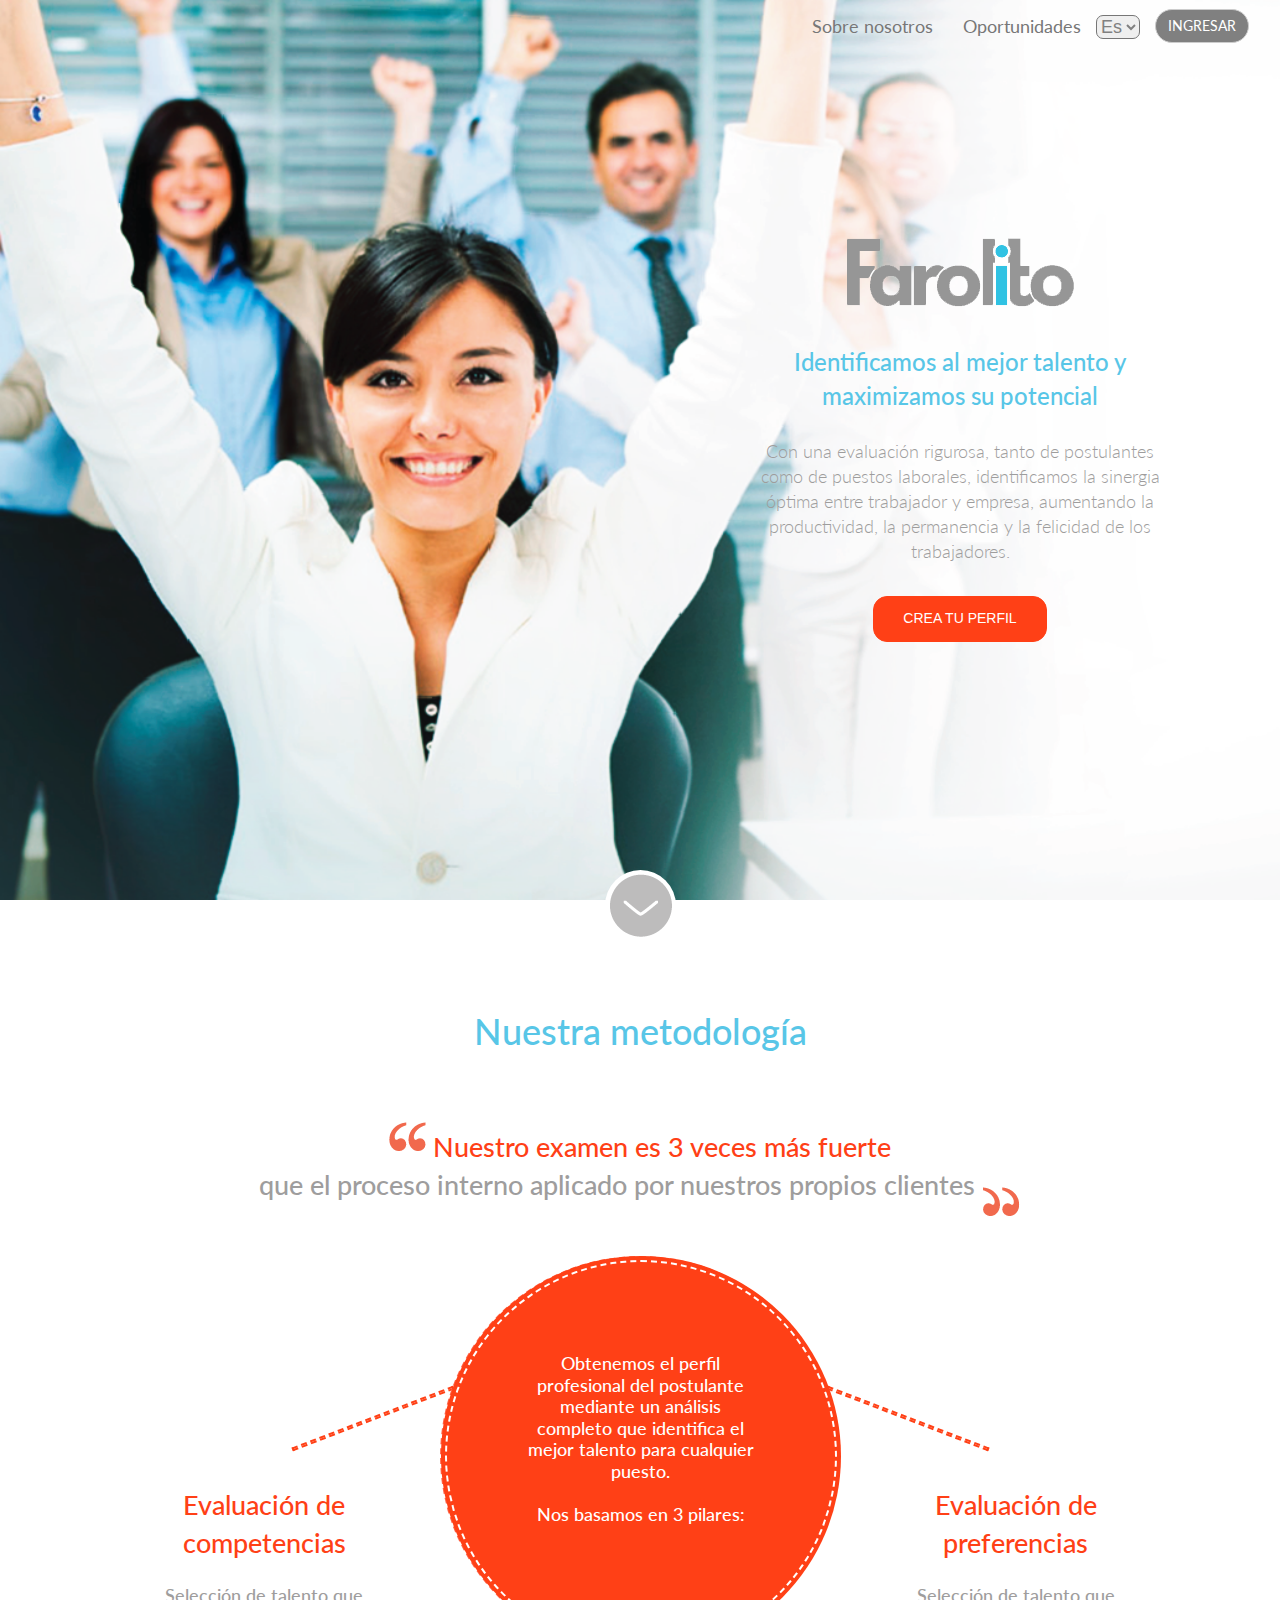
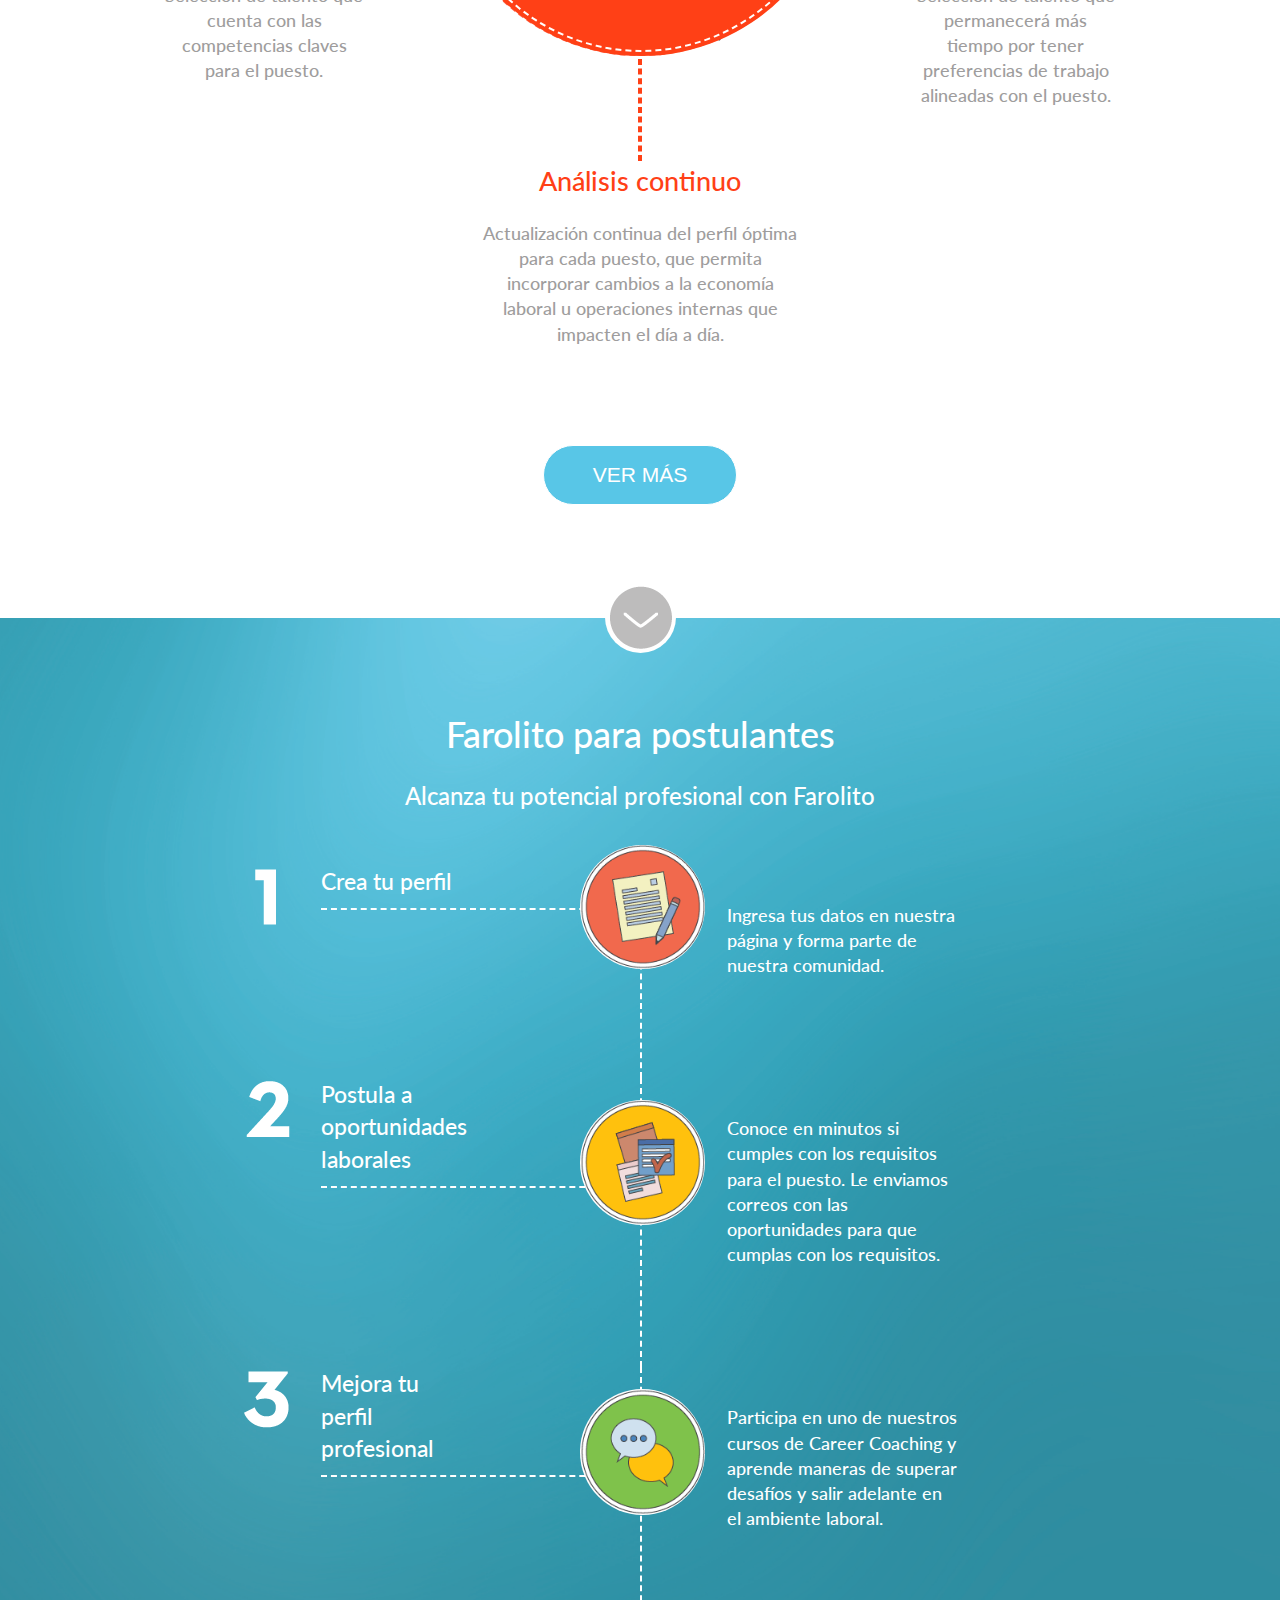
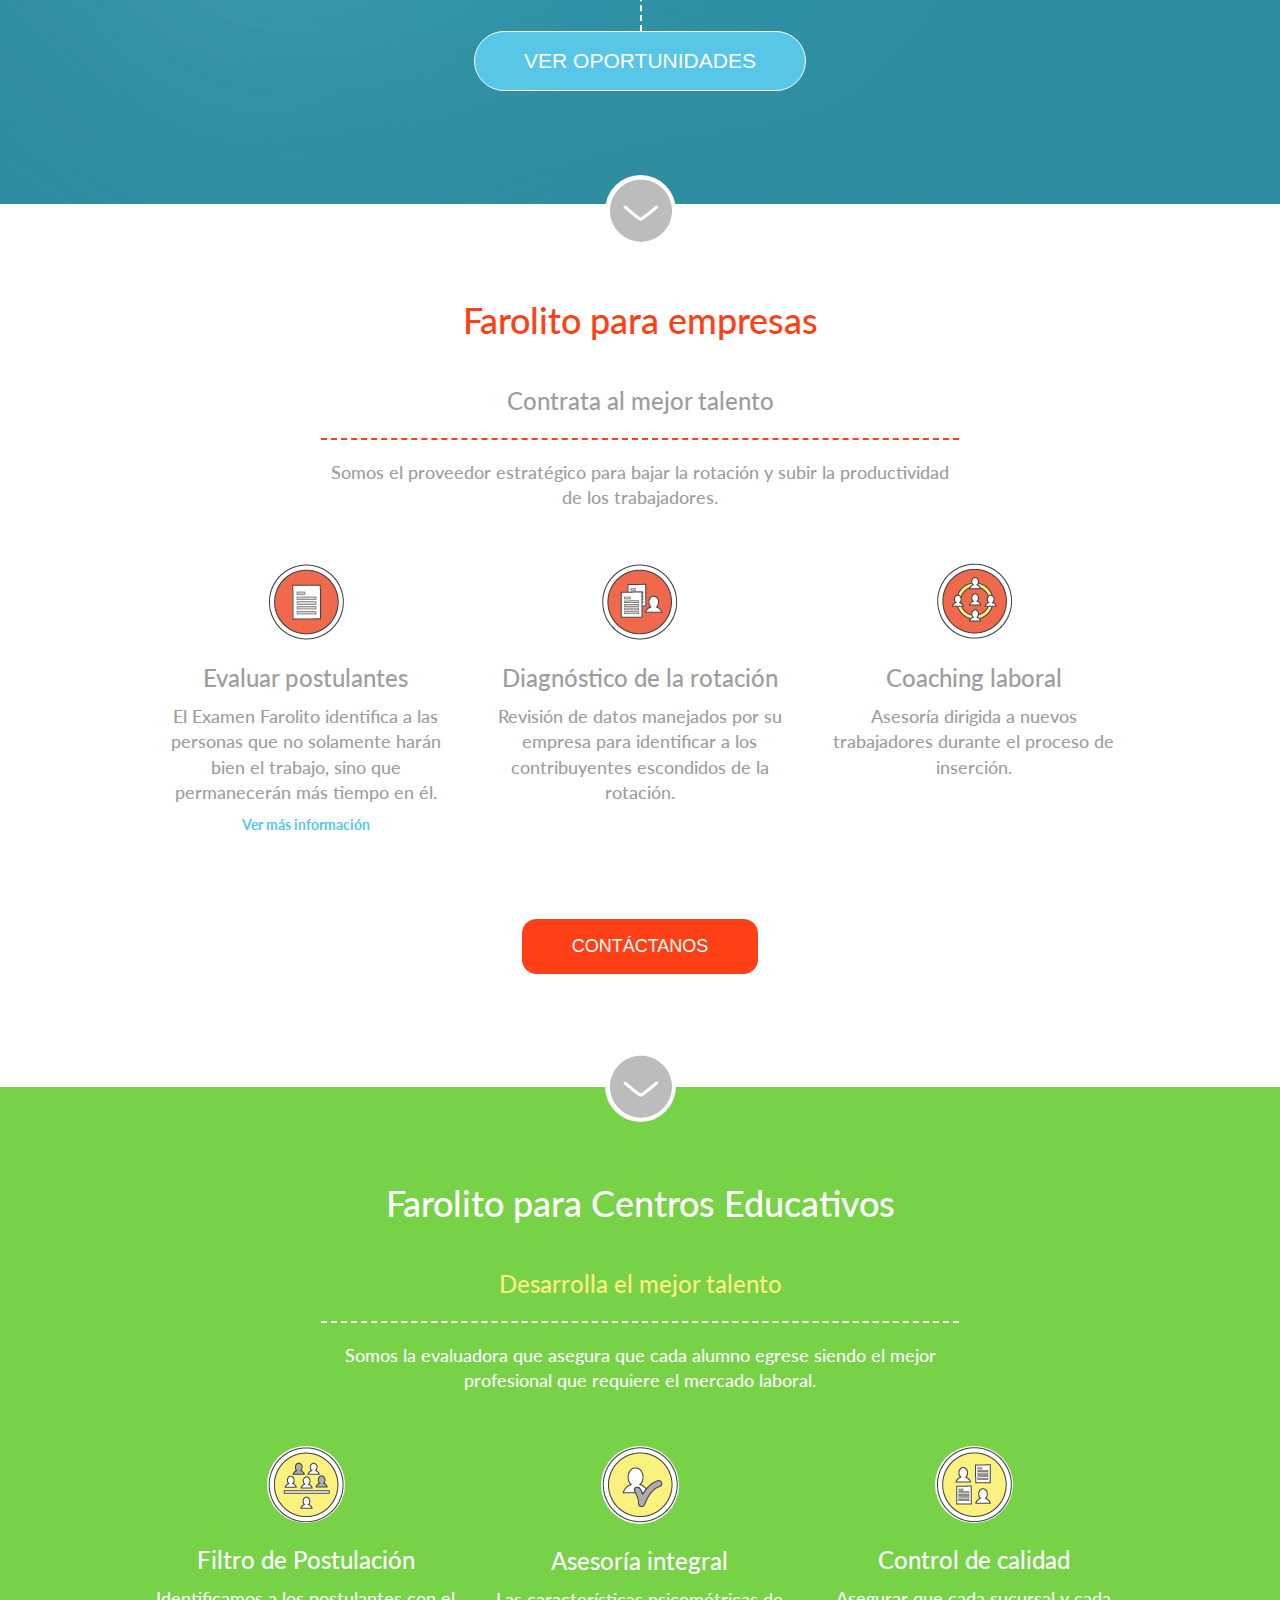
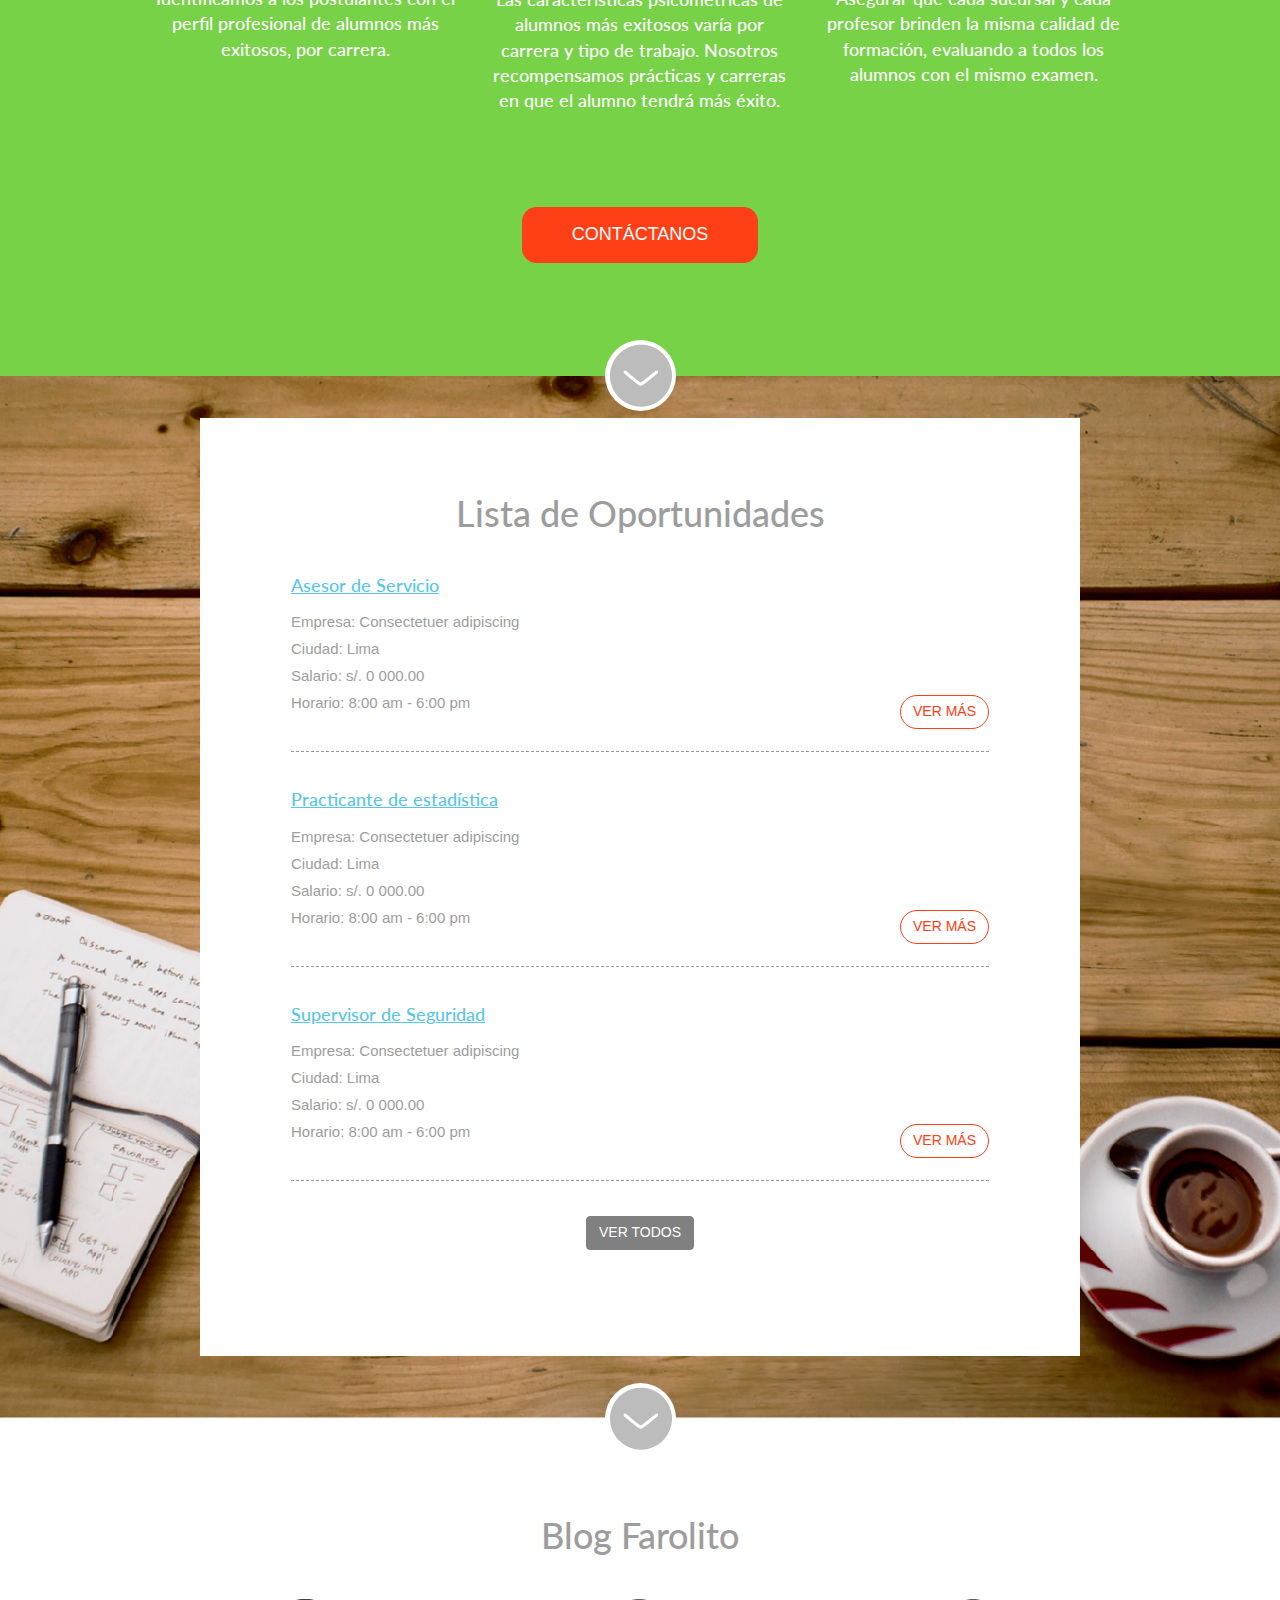
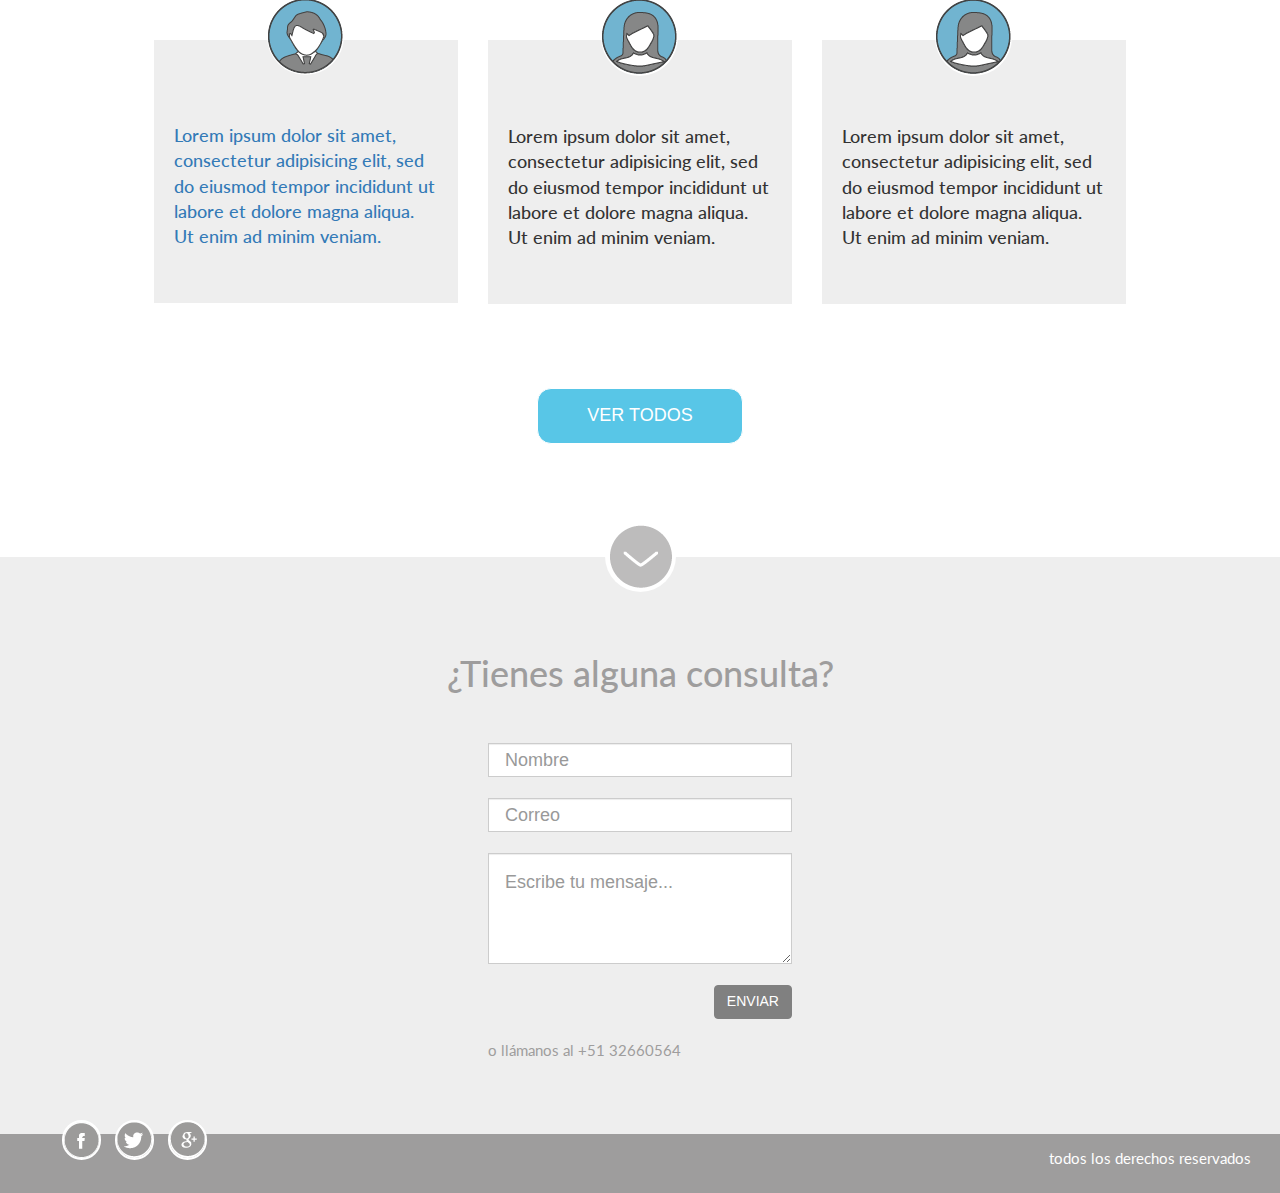
<file: index.html>
<!DOCTYPE>
<html>
	<head>
		<title>Farolito</title>
		<meta charset="utf-8">
		<!-- Responsiveness -->
		<meta name="viewport" content="width=device-width, initial-scale=1.0, user-scalable=no">
		<link rel="stylesheet" type="text/css" href="stylesheets/main.css">
		<link href='http://fonts.googleapis.com/css?family=Lato' rel='stylesheet' type='text/css'>
	</head>
	<body>
		<nav class="navbar navbar-default">
			  	<div class="container-fluid">
			    <!-- Brand and toggle get grouped for better mobile display -->
				    <div class="navbar-header">
				      <button type="button" class="navbar-toggle collapsed" data-toggle="collapse" data-target="#bs-example-navbar-collapse-1">
				        <span class="sr-only">Toggle navigation</span>
				        <span class="icon-bar"></span>
				        <span class="icon-bar"></span>
				        <span class="icon-bar"></span>
				        <button type="submit" class="btn btn-default crear-perfil">CREA TU PERFIL</button>
					  </button>
					</div>
					<!-- Collect the nav links, forms, and other content for toggling -->
				    <div class="collapse navbar-collapse" id="bs-example-navbar-collapse-1">
				      	<ul class="nav navbar-nav navbar-right">
				      		<li class="hidden-lg hidden-md hidden-sm"><a href="#">Home</a></li>
					        <li><a href="nosotros.html">Sobre nosotros</a></li>
					        <li class="hidden-lg hidden-md hidden-sm"><a href="#">Ingresa tu cuenta</a></li>
					        <li class="hidden-lg hidden-md hidden-sm"><a href="#">Crear cuenta</a></li>
					        <li class="hidden-lg hidden-md hidden-sm"><a href="#">Blog</a></li>
					        <li class="hidden-lg hidden-md hidden-sm" style="border-bottom: none; "><a href="#">Contáctanos</a></li>
					        <li class="hidden-xs"><a href="#">Oportunidades</a></li>
					        <li class="hidden-xs">
					        	<select class="opciones">
					        		<option>Es</option>
					        		<option>In</option>
					        	</select>
					        </li>
					        <li class="hidden-xs">
					        	<a href="#">
					        	<button type="button" class="btn btn-default" data-toggle="modal" data-target="#myModal">INGRESAR</button>
					        	</a>
					        </li>
					    </ul>
				    </div><!-- /.navbar-collapse -->
			  	</div><!-- /.container-fluid -->
		</nav>
		<section id="portada">
			<div class="row m-0">
				<div class="col-md-6"></div>
				<div class="col-md-6 text-center centrar">
					<img class="logo" src="assets/iconos/iconos-20.png">
					<h3>Identificamos al mejor talento y maximizamos su potencial</h3>
					<h4>Con una evaluación rigurosa, tanto de postulantes como de puestos laborales, identificamos la sinergia óptima entre trabajador y empresa, aumentando la productividad, la permanencia y la felicidad de los trabajadores.</h4>
					<button class="btn btn-default crear-perfil2 hidden-xs" type="submit">CREA TU PERFIL</button>
					<img src="assets/img/img-home2.jpg" class="hidden-lg hidden-md">
				</div>
			</div>
		</section>
		<section id="metodologia">
			<div class="container text-center">
				<div class="flecha arriba hidden-xs">
					<a href="#metodologia"><img src="assets/iconos/iconos-15.png"></a>
				</div>
				<h1>Nuestra metodología</h1>
				<div class="row m-0 pt hidden-xs">
					<div class="col-md-1"></div>
					<div class="col-md-10">
						<h3>
							<img src="assets/iconos/iconos-17.png" class="comilla1"><span>    Nuestro examen es 3 veces más fuerte</span><br>
							que el proceso interno aplicado por nuestros propios clientes    <img src="assets/iconos/iconos-18.png" class="comilla2"></h3>
					</div>
				</div>
				<div class="row m-0 text-center pt">
					<div class="col-md-3">
						<hr class="izquierda">
						<div class="pilares">
							<h3>Evaluación de competencias</h3>
							<h4>Selección de talento que cuenta con las competencias claves para el puesto.</h4>
						</div>
					</div>
					<div class="col-md-6">
						<div class="overlay hidden-xs">
							<h4>"El corazon de nuestra metodología es nuestro propio exámen"</h4>
							<img src="assets/iconos/iconos-19.png">
						</div>
						<div class="circulo-grande hidden-xs">
							<div class="circulo hidden-xs">
								<div class="circulo-parrafo hidden-xs">
									<h4>Obtenemos el perfil profesional del postulante mediante un análisis completo que identifica el mejor talento para cualquier puesto. <br><br>
									Nos basamos en 3 pilares:</h4>
								</div>
							</div>
						</div>
						<hr class="centro">
						<div class="analisis">
							<div>
								<h3>Análisis continuo</h3>
								<h4>Actualización continua del perfil óptima para cada puesto, que permita incorporar cambios a la economía laboral u operaciones internas que impacten el día a día.</h4>
							</div>							
						</div>
					</div>
					<div class="col-md-3 mb">
						<hr class="derecha">
						<div class="pilares">
							<h3>Evaluación de <br> preferencias</h3>
							<h4>Selección de talento que permanecerá más tiempo por tener preferencias de trabajo alineadas con el puesto.</h4>
						</div>
					</div>
				</div>
				<button class="btn btn-danger btn-contactos-celeste mt hidden-xs">VER MÁS</button>
				<div class="flecha text-center hidden-xs">
					<a href="#postulante"><img src="assets/iconos/iconos-15.png"></a>
				</div>
			</div>
		</section>
		<section id="postulante">
			<div class="container">
				<h1 class="text-center">Farolito para postulantes</h1>
				<h3 class="text-center hidden-xs">Alcanza tu potencial profesional con Farolito</h3>
				<div class="row m-0 pt">
					<div class="col-md-2 text-right">
						<div class="numero"><img src="assets/iconos/numeros-39.png"></div>
					</div>
					<div class="col-md-4">
						<div class="potencial">
							<div class="circle"><img src="assets/iconos/iconos-09.png"></div>
							<div class="subtitulo"><h3>Crea tu perfil</h3></div>
						</div>
					</div>
					<div class="col-md-4 li">
						<div class="informacion">
							<h4>Ingresa tus datos en nuestra página y forma parte de nuestra comunidad.</h4>
						</div>
					</div>
				</div>
				<div class="row m-0">
					<div class="col-md-2 text-right">
						<div class="numero"><img src="assets/iconos/numeros-37.png"></div>
					</div>
					<div class="col-md-4">
						<div class="potencial">
							<div class="circle pt-42 circulo2"><img src="assets/iconos/iconos-10.png"></div>
							<div class="subtitulo"><h3>Postula a oportunidades <br> laborales</h3></div>
						</div>
					</div>
					<div class="col-md-4 li">
						<div class="informacion">
							<h4>Conoce en minutos si cumples con los requisitos para el puesto. Le enviamos correos con las oportunidades para que cumplas con los requisitos.</h4>
						</div>
					</div>
				</div>
				<div class="row m-0">
					<div class="col-md-2 text-right">
						<div class="numero"><img src="assets/iconos/numeros-38.png"></div>
					</div>
					<div class="col-md-4">
						<div class="potencial">
							<div class="circle pt-42 circulo3"><img src="assets/iconos/iconos-11.png"></div>
							<div class="subtitulo"><h3>Mejora tu perfil profesional</h3></div>
						</div>
					</div>
					<div class="col-md-4 li">
						<div class="informacion">
							<h4>Participa en uno de nuestros cursos de Career Coaching y aprende maneras de superar desafíos y salir adelante en el ambiente laboral.</h4>
						</div>
					</div>
				</div>
				<div class="text-center"><button class="btn btn-danger btn-contactos-celeste hidden-xs">VER OPORTUNIDADES</button></div>
				<div class="flecha text-center hidden-xs">
					<a href="#empresa"><img src="assets/iconos/iconos-15.png"></a>
				</div>
			</div>
		</section>
		<section id="empresa">
			<div class="container text-center">
				<h1>Farolito para empresas</h1>
				<div class="row m-0">
					<div class="col-md-2"></div>
					<div class="col-md-8">
						<h3 class="border">Contrata al mejor talento</h3>
					</div>
				</div>
				<div class="row m-0 hidden-xs">
					<div class="col-md-2"></div>
					<div class="col-md-8">
						<h4>Somos el proveedor estratégico para bajar la rotación y subir la productividad de los trabajadores.</h4>
					</div>
				</div>
				<div class="row m-0 pt">
					<div class="col-md-4 mb">
						<div class="img-evaluacion">
							<img src="assets/iconos/iconos-03.png">
						</div>
						<div class="titulo"><h3>Evaluar postulantes</h3></div>
						<div class="parrafo">
							<h4>El Examen Farolito identifica a las personas que no solamente harán bien el trabajo, sino que permanecerán más tiempo en él.</h4>
						</div>
						<strong>Ver más información</strong>
					</div>
					<div class="col-md-4 mb">
						<div class="img-evaluacion">
							<img src="assets/iconos/iconos-04.png">
						</div>
						<div class="titulo"><h3>Diagnóstico de la rotación</h3></div>
						<div class="parrafo">
							<h4>Revisión de datos manejados por su empresa para identificar a los contribuyentes escondidos de la rotación.</h4>
						</div>
					</div>
					<div class="col-md-4 mb">
						<div class="img-evaluacion">
							<img src="assets/iconos/iconos-05.png">
						</div>
						<div class="titulo"><h3>Coaching laboral</h3></div>
						<div class="parrafo">
							<h4>Asesoría dirigida a nuevos trabajadores durante el proceso de inserción.</h4>
						</div>
					</div>
				</div>
				<button class="btn btn-danger btn-contactos mt">CONTÁCTANOS</button>
				<div class="flecha text-center hidden-xs">
					<a href="#centros-educativos"><img src="assets/iconos/iconos-15.png"></a>
				</div>
			</div>
		</section>
		<section id="centros-educativos">
			<div class="container text-center">
				<h1>Farolito para Centros Educativos</h1>
				<div class="row m-0">
					<div class="col-md-2"></div>
					<div class="col-md-8">
						<h3 class="border">Desarrolla el mejor talento</h3>
					</div>
				</div>
				<div class="row m-0 hidden-xs">
					<div class="col-md-2"></div>
					<div class="col-md-8">
						<h4>Somos la evaluadora que asegura que cada alumno egrese siendo el mejor profesional que requiere el mercado laboral.</h4>
					</div>
				</div>
				<div class="row m-0 pt">
					<div class="col-md-4 mb">
						<div class="img-evaluacion">
							<img src="assets/iconos/iconos-06.png" class="img-circular">
						</div>
						<div class="titulo"><h3>Filtro de Postulación</h3></div>
						<div class="parrafo">
							<h4>Identificamos a los postulantes con el perfil profesional de alumnos más exitosos, por carrera.</h4>
						</div>
					</div>
					<div class="col-md-4 mb">
						<div class="img-evaluacion">
							<img src="assets/iconos/iconos-07.png" class="img-circular">
						</div>
						<div class="titulo"><h3>Asesoría integral</h3></div>
						<div class="parrafo">
							<h4>Las características psicométricas de alumnos más exitosos varía por carrera y tipo de trabajo. Nosotros recompensamos prácticas y carreras en que el alumno tendrá más éxito.</h4>
						</div>
					</div>
					<div class="col-md-4 mb">
						<div class="img-evaluacion">
							<img src="assets/iconos/iconos-08.png" class="img-circular">
						</div>
						<div class="titulo"><h3>Control de calidad</h3></div>
						<div class="parrafo">
							<h4>Asegurar que cada sucursal y cada profesor brinden la misma calidad de formación, evaluando a todos los alumnos con el mismo examen.</h4>
						</div>
					</div>
				</div>
				<button class="btn btn-danger btn-contactos mt">CONTÁCTANOS</button>
				<div class="flecha text-center hidden-xs">
					<a href="#oportunidades"><img src="assets/iconos/iconos-15.png"></a>
				</div>
			</div>
		</section>
		<section id="oportunidades" class="hidden-xs">
			<div class="container">
				<div class="cuadro">
					<h1 class="text-center">Lista de Oportunidades</h1>
					<div class="servicio">
						<h4><u>Asesor de Servicio</u></h4>
						<ul>
							<li>Empresa: Consectetuer adipiscing</li>
							<li>Ciudad: Lima</li>
							<li>Salario: s/. 0 000.00</li>
							<li>Horario: 8:00 am - 6:00 pm</li>
						</ul>
						<button class="btn btn-danger btn-vermas">VER MÁS</button>
					</div>
					<div class="servicio">
						<h4><u>Practicante de estadística</u></h4>
						<ul>
							<li>Empresa: Consectetuer adipiscing</li>
							<li>Ciudad: Lima</li>
							<li>Salario: s/. 0 000.00</li>
							<li>Horario: 8:00 am - 6:00 pm</li>
						</ul>
						<button class="btn btn-danger btn-vermas">VER MÁS</button>
					</div>
					<div class="servicio">
						<h4><u>Supervisor de Seguridad</u></h4>
						<ul>
							<li>Empresa: Consectetuer adipiscing</li>
							<li>Ciudad: Lima</li>
							<li>Salario: s/. 0 000.00</li>
							<li>Horario: 8:00 am - 6:00 pm</li>
						</ul>
						<button class="btn btn-danger btn-vermas">VER MÁS</button>
					</div>
					<div class="boton text-center">
						<button class="btn btn-danger btn-vertodos">VER TODOS</button>
					</div>
					<div class="flecha text-center hidden-xs">
						<a href="#blog"><img src="assets/iconos/iconos-15.png"></a>
					</div>
				</div>
			</div>
		</section>
		<section id="blog">
			<div class="container text-center">
				<h1 class="text-center">Blog Farolito</h1>
				<div class="row m-0 grid-blog">
					<div class="col-md-4 text-center mb">
						<div class="background">
							<img src="assets/iconos/iconos-22.png">
							<div class="comentario">
								<a href="blog.html"><h4>Lorem ipsum dolor sit amet, consectetur adipisicing elit, sed do eiusmod tempor incididunt ut labore et dolore magna aliqua. Ut enim ad minim veniam.</h4></a>
							</div>
						</div>
					</div>
					<div class="col-md-4 text-center mb">
						<div class="background">
							<img src="assets/iconos/iconos-23.png">
							<div class="comentario">
								<h4>Lorem ipsum dolor sit amet, consectetur adipisicing elit, sed do eiusmod tempor incididunt ut labore et dolore magna aliqua. Ut enim ad minim veniam.</h4>
							</div>
						</div>
					</div>
					<div class="col-md-4 text-center mb">
						<div class="background">
							<img src="assets/iconos/iconos-23.png">
							<div class="comentario">
								<h4>Lorem ipsum dolor sit amet, consectetur adipisicing elit, sed do eiusmod tempor incididunt ut labore et dolore magna aliqua. Ut enim ad minim veniam.</h4>
							</div>
						</div>
					</div>
				</div>
				<button class="btn btn-danger btn-contactos-celeste mt">VER TODOS</button>
				<div class="flecha text-center hidden-xs">
					<a href="#contactos"><img src="assets/iconos/iconos-15.png"></a>
				</div>
			</div>
		</section>
		<section id="contactos">
			<div class="container text-center">
				<h1>¿Tienes alguna consulta?</h1>
				<div class="row m-0 formulario">
					<div class="col-md-4"></div>
					<div class="col-md-4">
						<input type="text" class="form-control" placeholder="Nombre">
						<input type="text" class="form-control" placeholder="Correo">
						<textarea class="form-control" rows="3" placeholder="Escribe tu mensaje..."></textarea>
						<div class="boton text-right">
							<button class="btn btn-danger btn-vertodos">ENVIAR</button>
						</div>
						<div class="llamanos text-left"><p>o llámanos al +51 32660564</p></div>
					</div>
				</div>
			</div>
		</section>
		<footer>
			<div class="container-fluid">
				<ul class="iconos-redes clearfix">
					<li><img src="assets/iconos/iconos-12.png"></li>
					<li><img src="assets/iconos/iconos-13.png"></li>
					<li><img src="assets/iconos/iconos-14.png"></li>
				</ul>
				<div class="derechos-reservados"><p>todos los derechos reservados</p></div>
			</div>
		</footer>

		<!---pop ap-->
		<div class="modal fade" id="myModal" tabindex="-1" role="dialog" aria-labelledby="myModalLabel" aria-hidden="true">
		  <div class="modal-dialog">
		    <div class="modal-content inicial">
		      <div class="modal-header uno">
		        <h2 class="modal-title" id="myModalLabel"><strong>Ingresa a tu cuenta</strong></h2>
		      </div>
		      <div class="modal-body">
		        <input type="text" class="form-control mb-21" placeholder="Usuario">
		        <input type="text" class="form-control mb-21" placeholder="Contraseña">
		        <div class="text-right"><button type="button" class="btn btn-primary">INGRESAR</button></div>
		        <h5><a href="">¿Olvidaste tu contraseña?</a></h5>
		        <h5><a href="">¿No estás registrado? crea tu cuenta aquí</a></h5>
		      </div>
		    </div>
		  </div>
		</div>

		<script src="https://ajax.googleapis.com/ajax/libs/jquery/1.11.2/jquery.min.js"></script>
		<!-- Javascripts de Bootstrap -->
		<script src="javascripts/b3/collapse.js"></script>
		<script src="javascripts/b3/transition.js"></script>
		<script src="https://maxcdn.bootstrapcdn.com/bootstrap/3.3.2/js/bootstrap.min.js"></script>
		<script src="efectos.js"></script>
		<script>
			$(function() {
			  $('a[href*=#]:not([href=#])').click(function() {
			    if (location.pathname.replace(/^\//,'') == this.pathname.replace(/^\//,'') && location.hostname == this.hostname) {
			      var target = $(this.hash);
			      target = target.length ? target : $('[name=' + this.hash.slice(1) +']');
			      if (target.length) {
			        $('html,body').animate({
			          scrollTop: target.offset().top
			        }, 1000);
			        return false;
			      }
			    }
			  });
			});
		</script>
	</body>	
</html>
</file>
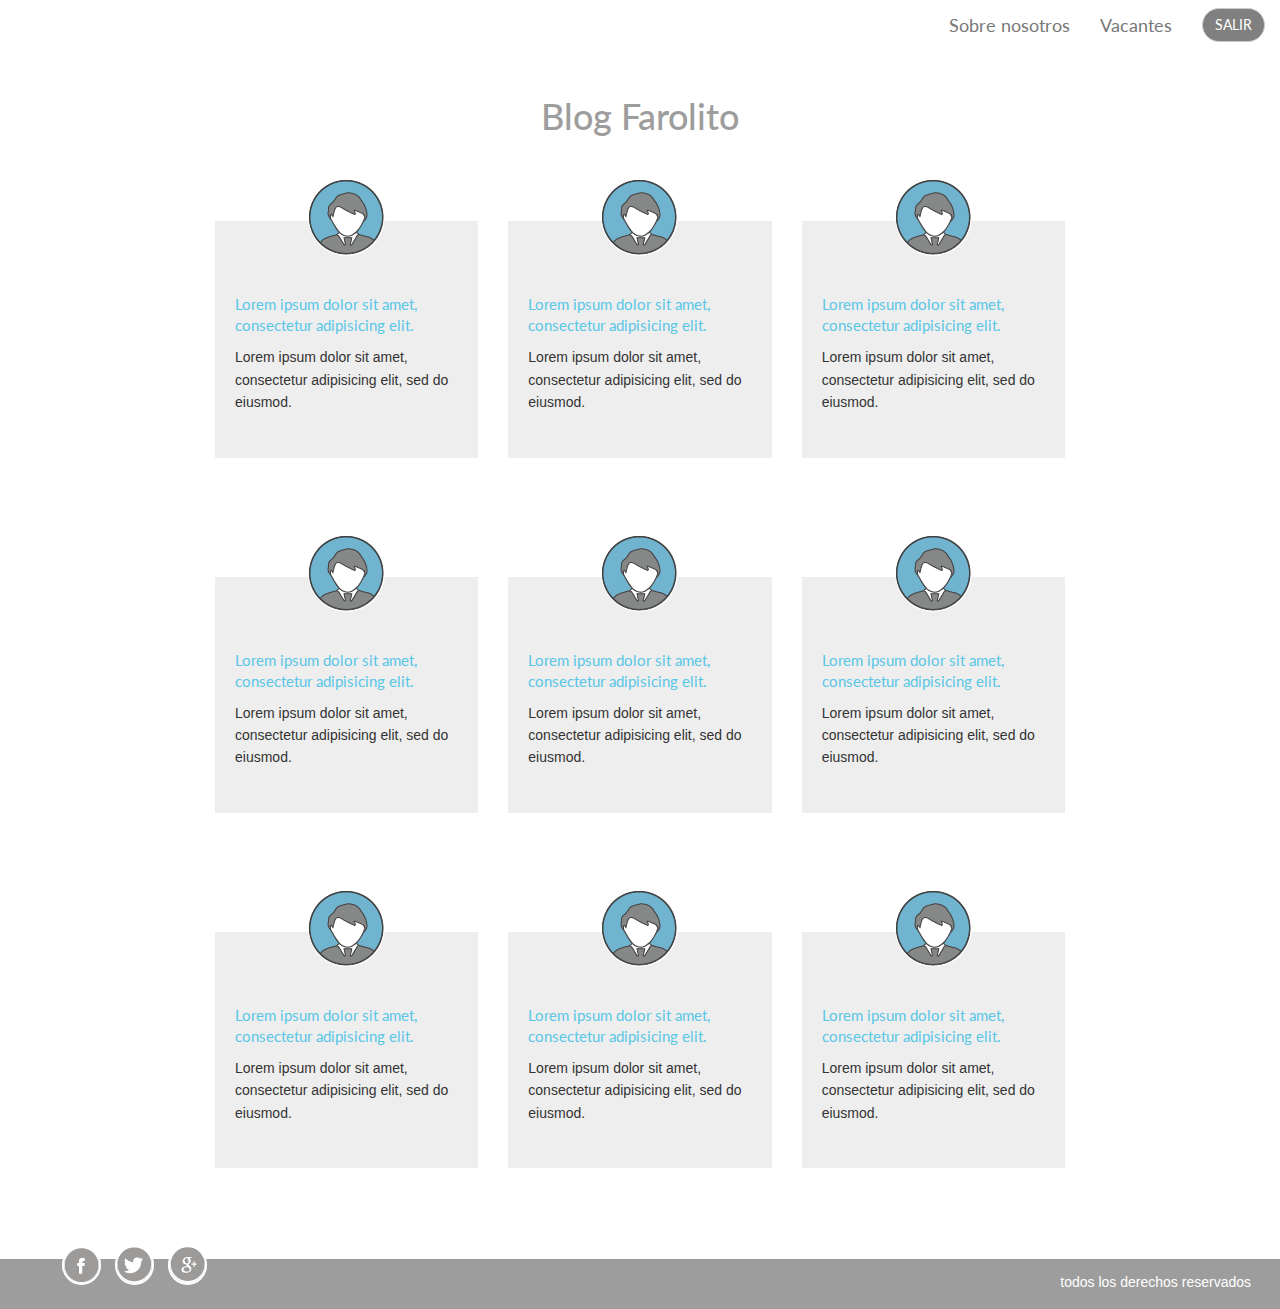
<file: blog-todos.html>
<!DOCTYPE>
<html>
	<head>
		<title>Farolito-blog</title>
		<meta charset="utf-8">
		<!-- Responsiveness -->
		<meta name="viewport" content="width=device-width, initial-scale=1.0, user-scalable=no">
		<link rel="stylesheet" type="text/css" href="stylesheets/main.css">
		<link href='http://fonts.googleapis.com/css?family=Lato' rel='stylesheet' type='text/css'>
	</head>
	<body>
		<nav class="navbar navbar-default navbar-fixed-top">
			<div class="container-fluid">
		    <!-- Brand and toggle get grouped for better mobile display -->
			    <div class="navbar-header">
			      <button type="button" class="navbar-toggle collapsed" data-toggle="collapse" data-target="#bs-example-navbar-collapse-1">
			        <span class="sr-only">Toggle navigation</span>
			        <span class="icon-bar"></span>
			        <span class="icon-bar"></span>
			        <span class="icon-bar"></span>
			        <button type="submit" class="btn btn-default crear-perfil">CREA TU PERFIL</button>
				  </button>
				</div>
				<!-- Collect the nav links, forms, and other content for toggling -->
			    <div class="collapse navbar-collapse" id="bs-example-navbar-collapse-1">
			      	<ul class="nav navbar-nav navbar-right">
				        <li><a href="#">Sobre nosotros</a></li>
				        <li><a href="#">Vacantes</a></li>
				        <li>
				        	<a href="index.hmtl">
				        	<button type="submit" class="btn btn-default">SALIR</button>
				        	</a>
				        </li>
				    </ul>
			    </div><!-- /.navbar-collapse -->
			</div><!-- /.container-fluid -->
		</nav>
		<section id="blog2">
			<div class="container text-center">
				<h1 class="text-center">Blog Farolito</h1>
				<div class="row m-0 grid-blog">
					<div class="col-md-4 text-center mb">
						<div class="background">
							<img src="assets/iconos/iconos-22.png">
							<div class="comentario">
								<p class="celeste">Lorem ipsum dolor sit amet, consectetur adipisicing elit.</p>
								Lorem ipsum dolor sit amet, consectetur adipisicing elit, sed do eiusmod.
							</div>
						</div>
					</div>
					<div class="col-md-4 text-center mb">
						<div class="background">
							<img src="assets/iconos/iconos-22.png">
							<div class="comentario">
								<p class="celeste">Lorem ipsum dolor sit amet, consectetur adipisicing elit.</p>
								Lorem ipsum dolor sit amet, consectetur adipisicing elit, sed do eiusmod.
							</div>
						</div>
					</div>
					<div class="col-md-4 text-center mb">
						<div class="background">
							<img src="assets/iconos/iconos-22.png">
							<div class="comentario">
								<p class="celeste">Lorem ipsum dolor sit amet, consectetur adipisicing elit.</p>
								Lorem ipsum dolor sit amet, consectetur adipisicing elit, sed do eiusmod.
							</div>
						</div>
					</div>
				</div>
				<div class="row m-0 grid-blog">
					<div class="col-md-4 text-center mb">
						<div class="background">
							<img src="assets/iconos/iconos-22.png">
							<div class="comentario">
								<p class="celeste">Lorem ipsum dolor sit amet, consectetur adipisicing elit.</p>
								Lorem ipsum dolor sit amet, consectetur adipisicing elit, sed do eiusmod.
							</div>
						</div>
					</div>
					<div class="col-md-4 text-center mb">
						<div class="background">
							<img src="assets/iconos/iconos-22.png">
							<div class="comentario">
								<p class="celeste">Lorem ipsum dolor sit amet, consectetur adipisicing elit.</p>
								Lorem ipsum dolor sit amet, consectetur adipisicing elit, sed do eiusmod.
							</div>
						</div>
					</div>
					<div class="col-md-4 text-center mb">
						<div class="background">
							<img src="assets/iconos/iconos-22.png">
							<div class="comentario">
								<p class="celeste">Lorem ipsum dolor sit amet, consectetur adipisicing elit.</p>
								Lorem ipsum dolor sit amet, consectetur adipisicing elit, sed do eiusmod.
							</div>
						</div>
					</div>
				</div>
				<div class="row m-0 grid-blog">
					<div class="col-md-4 text-center mb">
						<div class="background">
							<img src="assets/iconos/iconos-22.png">
							<div class="comentario">
								<p class="celeste">Lorem ipsum dolor sit amet, consectetur adipisicing elit.</p>
								Lorem ipsum dolor sit amet, consectetur adipisicing elit, sed do eiusmod.
							</div>
						</div>
					</div>
					<div class="col-md-4 text-center mb">
						<div class="background">
							<img src="assets/iconos/iconos-22.png">
							<div class="comentario">
								<p class="celeste">Lorem ipsum dolor sit amet, consectetur adipisicing elit.</p>
								Lorem ipsum dolor sit amet, consectetur adipisicing elit, sed do eiusmod.
							</div>
						</div>
					</div>
					<div class="col-md-4 text-center mb">
						<div class="background">
							<img src="assets/iconos/iconos-22.png">
							<div class="comentario">
								<p class="celeste">Lorem ipsum dolor sit amet, consectetur adipisicing elit.</p>
								Lorem ipsum dolor sit amet, consectetur adipisicing elit, sed do eiusmod.
							</div>
						</div>
					</div>
				</div>
			</div>
		</section>
		<footer>
			<div class="container-fluid">
				<ul class="iconos-redes clearfix">
					<li><img src="assets/iconos/iconos-12.png"></li>
					<li><img src="assets/iconos/iconos-13.png"></li>
					<li><img src="assets/iconos/iconos-14.png"></li>
				</ul>
				<div class="derechos-reservados">todos los derechos reservados</div>
			</div>
		</footer>
	</body>
</html>
</file>
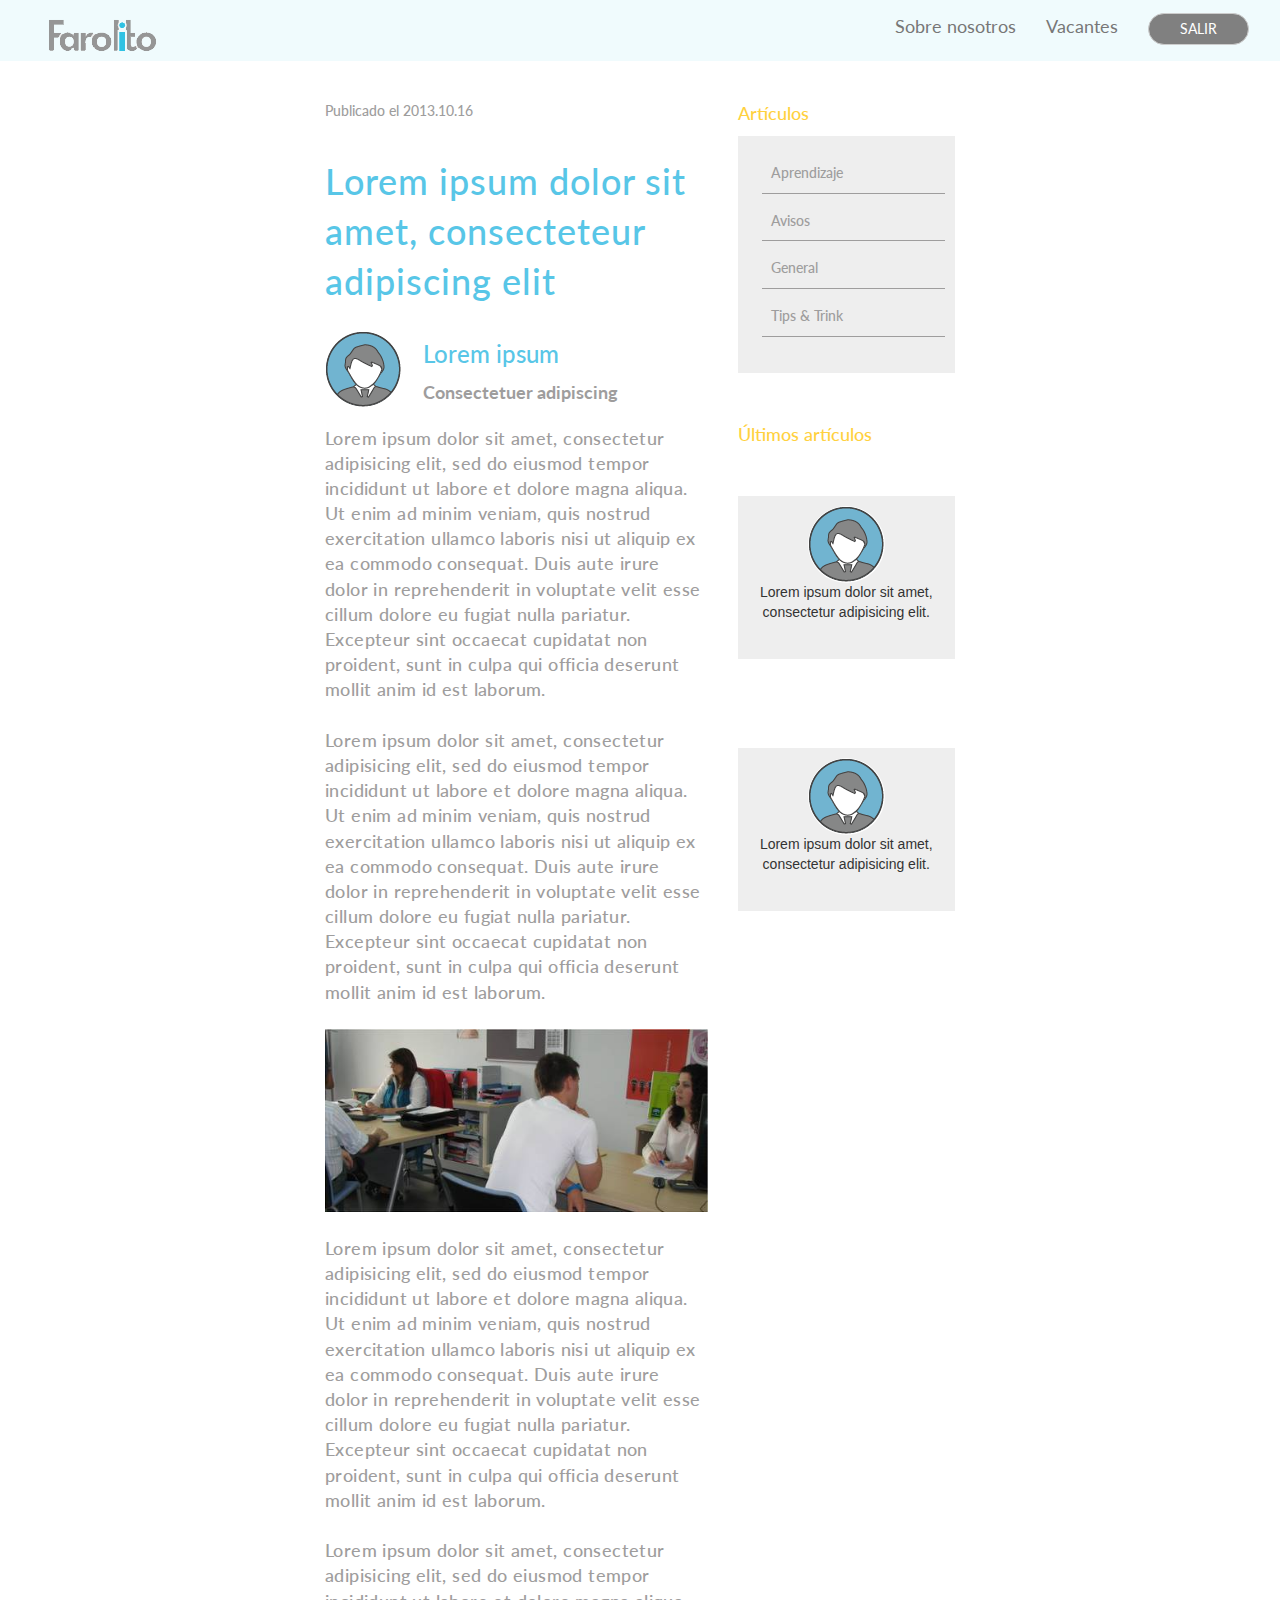
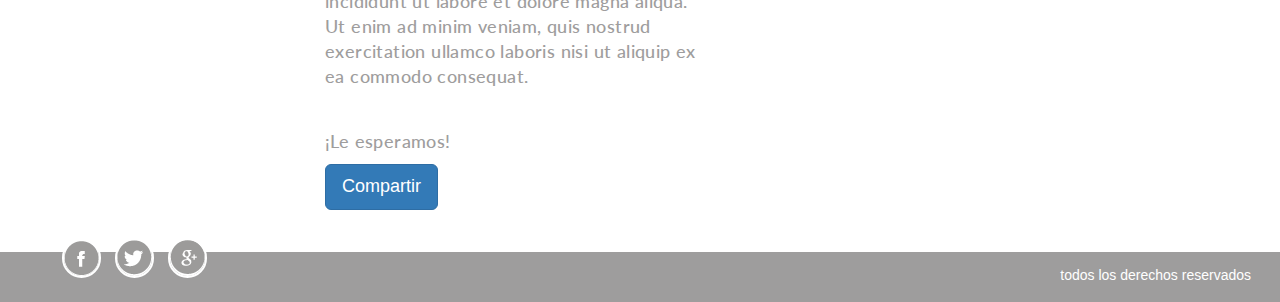
<file: blog.html>
<!DOCTYPE>
<html>
	<head>
		<title>Farolito-blog</title>
		<meta charset="utf-8">
		<!-- Responsiveness -->
		<meta name="viewport" content="width=device-width, initial-scale=1.0, user-scalable=no">
		<link rel="stylesheet" type="text/css" href="stylesheets/main.css">
		<link href='http://fonts.googleapis.com/css?family=Lato' rel='stylesheet' type='text/css'>
	</head>
	<body>
		<nav class="navbar navbar-default fixed">
			<div class="container-fluid">
				<div class="navbar-header">
				  <button type="button" class="navbar-toggle collapsed" data-toggle="collapse" data-target="#bs-example-navbar-collapse-1">
		        <span class="sr-only">Toggle navigation</span>
		        <span class="icon-bar"></span>
		        <span class="icon-bar"></span>
		        <span class="icon-bar"></span>
		        <button type="submit" class="btn btn-default crear-perfil">CREA TU PERFIL</button>
					  </button>
					<a class="navbar-brand" href="index.html"><img src="assets/iconos/iconos-21.png"></a>
				</div>
					<!-- Collect the nav links, forms, and other content for toggling -->
			    <div class="collapse navbar-collapse" id="bs-example-navbar-collapse-1">
			      	<ul class="nav navbar-nav navbar-right">
				        <li><a href="nosotros.hmtl">Sobre nosotros</a></li>
				        <li><a href="#">Vacantes</a></li>
				        <li>
				        	<a href="index.html">
				        	<button type="submit" class="btn btn-default">SALIR</button>
				        	</a>
				        </li>
				    </ul>
			    </div><!-- /.navbar-collapse -->
			</div><!-- /.container-fluid -->
		</nav>
		<section id="blogA">
			<div class="text-center container-fluid">
				<div class="row m-0 text-left">
					<div class="col-md-2"></div>
					<div class="col-md-5">
						<h5>Publicado el 2013.10.16</h5>
						<h1>Lorem ipsum dolor sit amet, consecteteur adipiscing elit</h1>
						<div class="foto-nombre clearfix">
							<img src="assets/iconos/iconos-22.png" class="foto clearfix">
							<div class="nombre">
								<h3>Lorem ipsum</h3>
								<h4><strong>Consectetuer adipiscing</strong></h4>
							</div>
						</div>
						<div class="contexto">
							<h4>Lorem ipsum dolor sit amet, consectetur adipisicing elit, sed do eiusmod tempor incididunt ut labore et dolore magna aliqua. Ut enim ad minim veniam, quis nostrud exercitation ullamco laboris nisi ut aliquip ex ea commodo consequat. Duis aute irure dolor in reprehenderit in voluptate velit esse	cillum dolore eu fugiat nulla pariatur. Excepteur sint occaecat cupidatat non	proident, sunt in culpa qui officia deserunt mollit anim id est laborum.<br><br>
							Lorem ipsum dolor sit amet, consectetur adipisicing elit, sed do eiusmod tempor incididunt ut labore et dolore magna aliqua. Ut enim ad minim veniam, quis nostrud exercitation ullamco laboris nisi ut aliquip ex ea commodo consequat. Duis aute irure dolor in reprehenderit in voluptate velit esse	cillum dolore eu fugiat nulla pariatur. Excepteur sint occaecat cupidatat non	proident, sunt in culpa qui officia deserunt mollit anim id est laborum.
							</h4>
							<img src="assets/img/img-blog.jpg">
							<h4>Lorem ipsum dolor sit amet, consectetur adipisicing elit, sed do eiusmod tempor incididunt ut labore et dolore magna aliqua. Ut enim ad minim veniam, quis nostrud exercitation ullamco laboris nisi ut aliquip ex ea commodo consequat. Duis aute irure dolor in reprehenderit in voluptate velit esse	cillum dolore eu fugiat nulla pariatur. Excepteur sint occaecat cupidatat non	proident, sunt in culpa qui officia deserunt mollit anim id est laborum.<br><br>
							Lorem ipsum dolor sit amet, consectetur adipisicing elit, sed do eiusmod tempor incididunt ut labore et dolore magna aliqua. Ut enim ad minim veniam, quis nostrud exercitation ullamco laboris nisi ut aliquip ex ea commodo consequat.
							</h4><br>
							<h4>¡Le esperamos!</h4>
							<button type="button" class="btn btn-primary btn-lg" data-toggle="modal" data-target="#myModal">
							  Compartir
							</button>
						</div>
					</div>
					<div class="col-md-3">
						<div class="blog-lista">
							<h4>Artículos</h4>
							<div class="background text-center mb lista">
								<h5>Aprendizaje</h5>
								<hr>
								<h5>Avisos</h5>
								<hr>
								<h5>General</h5>
								<hr>
								<h5>Tips & Trink</h5>
								<hr>
							</div>
							<h4 class="mb">Últimos artículos</h4>
							<div class="background text-center mb">
								<img src="assets/iconos/iconos-22.png">
								<div class="comentario">
									Lorem ipsum dolor sit amet, consectetur adipisicing elit.
								</div>
							</div>
							<br>
							<br>
							<div class="background text-center">
								<img src="assets/iconos/iconos-22.png">
								<div class="comentario">
									Lorem ipsum dolor sit amet, consectetur adipisicing elit.
								</div>
							</div>
						</div>
					</div>
				</div>
			</div>
		</section>
		<footer>
			<div class="container-fluid">
				<ul class="iconos-redes clearfix">
					<li><img src="assets/iconos/iconos-12.png"></li>
					<li><img src="assets/iconos/iconos-13.png"></li>
					<li><img src="assets/iconos/iconos-14.png"></li>
				</ul>
				<div class="derechos-reservados">todos los derechos reservados</div>
			</div>
		</footer>
		<div class="modal fade" id="myModal" tabindex="-1" role="dialog" aria-labelledby="myModalLabel" aria-hidden="true">
		  <div class="modal-dialog">
		    <div class="modal-content">
		      <div class="modal-header">
		        <button type="button" class="close" data-dismiss="modal" aria-label="Close"><span aria-hidden="true">&times;</span></button>
		        <h4 class="modal-title" id="myModalLabel">Compartir este enlace</h4>
		      </div>
		      <div class="row">
		      	<div class="col-md-12">
		      		<div class="btn-group">
							  <button type="button" class="btn btn-default dropdown-toggle" data-toggle="dropdown" aria-expanded="false">
							    En tu biografía <span class="caret"></span>
							  </button>
							  <ul class="dropdown-menu" role="menu">
							    <li><a href="#">En tu biografía</a></li>
							    <li><a href="#">En la biografía de un amigo</a></li>
							    <li><a href="#">En un grupo</a></li>
							    <li><a href="#">En una página que administres</a></li>
							    <li class="divider"></li>
							    <li><a href="#">En un mensaje privado</a></li>
							  </ul>
							</div>
						</div>
		      </div>
		      <textarea class="form-control" rows="3" placeholder="Haz un comentario ..."></textarea>
		      <div class="modal-body">
		      		<div class="row">
		      			<div class="col-md-4"><img src="assets/img/img-04.png"></div>
		      			<div class="col-md-8">
		      				<h3>Como despertar el gran "yo" que llevas dentro</h3>
		      				<p>Lorem ipsum dolor sit amet, consectetur adipisicing elit, sed do eiusmod tempor ncididunt ut labore et dolore magna aliqua.</p></div>
		      		</div>
		      		<div class="row">
		      			<div class="col-md-12">
		      			<p>Lorem ipsum dolor sit amet, consectetur adipisicing elit, sed do eiusmod tempor ncididunt ut labore et dolore magna aliqua. Lorem ipsum dolor sit amet, consectetur adipisicing elit, sed do eiusmod tempor ncididunt ut labore et dolore magna aliqua. <br>Lorem ipsum dolor sit amet, consectetur adipisicing elit, sed do eiusmod tempor ncididunt ut labore et dolore magna aliqua.</p></div>
		      		</div>
		      </div>
		      <div class="modal-footer">
		        <button type="button" class="btn btn-default" data-dismiss="modal">Cancelar</button>
		        <button type="button" class="btn btn-primary">Compartir</button>
		      </div>
		    </div>
		  </div>
		</div>

		<script src="https://ajax.googleapis.com/ajax/libs/jquery/1.11.2/jquery.min.js"></script>
		<!-- Javascripts de Bootstrap -->
		<script src="javascripts/b3/collapse.js"></script>
		<script src="javascripts/b3/transition.js"></script>
		<script src="https://maxcdn.bootstrapcdn.com/bootstrap/3.3.2/js/bootstrap.min.js"></script>
		<script src="efectos.js"></script>
	</body>
</html>
</file>
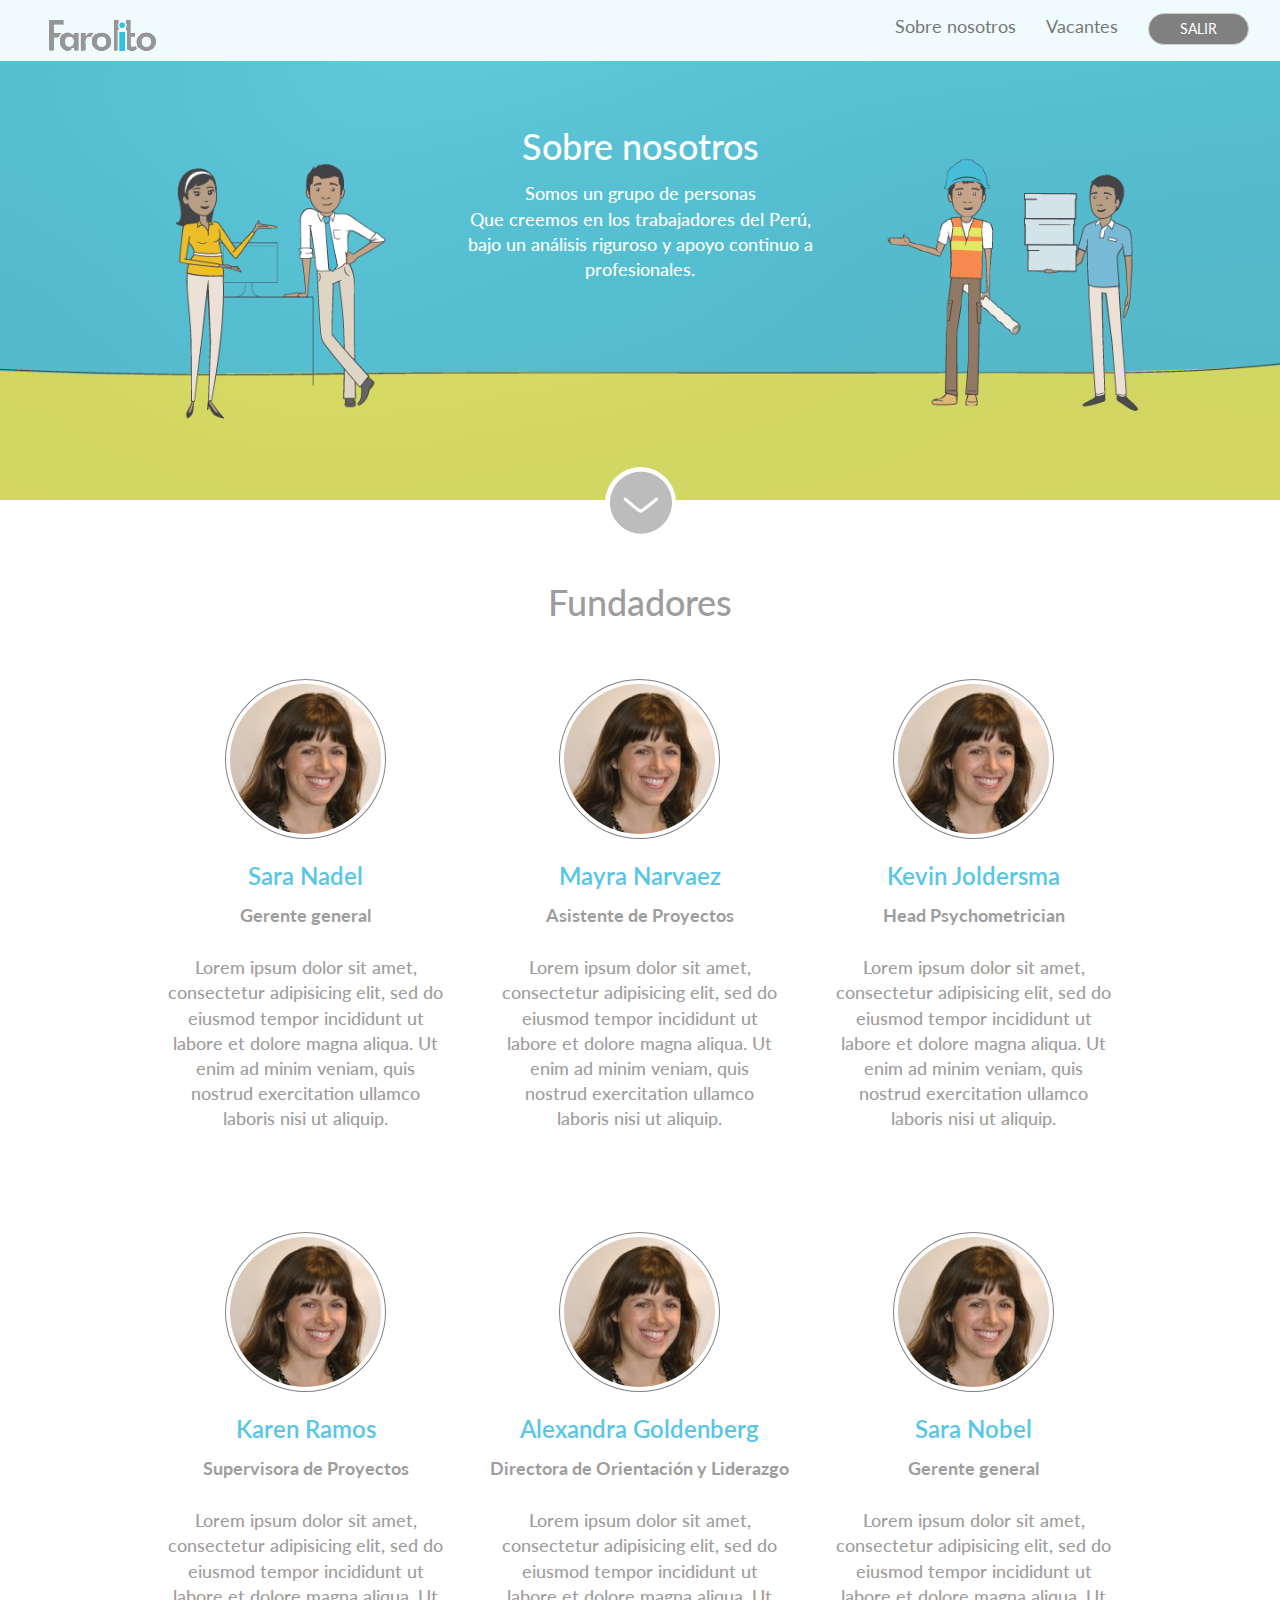
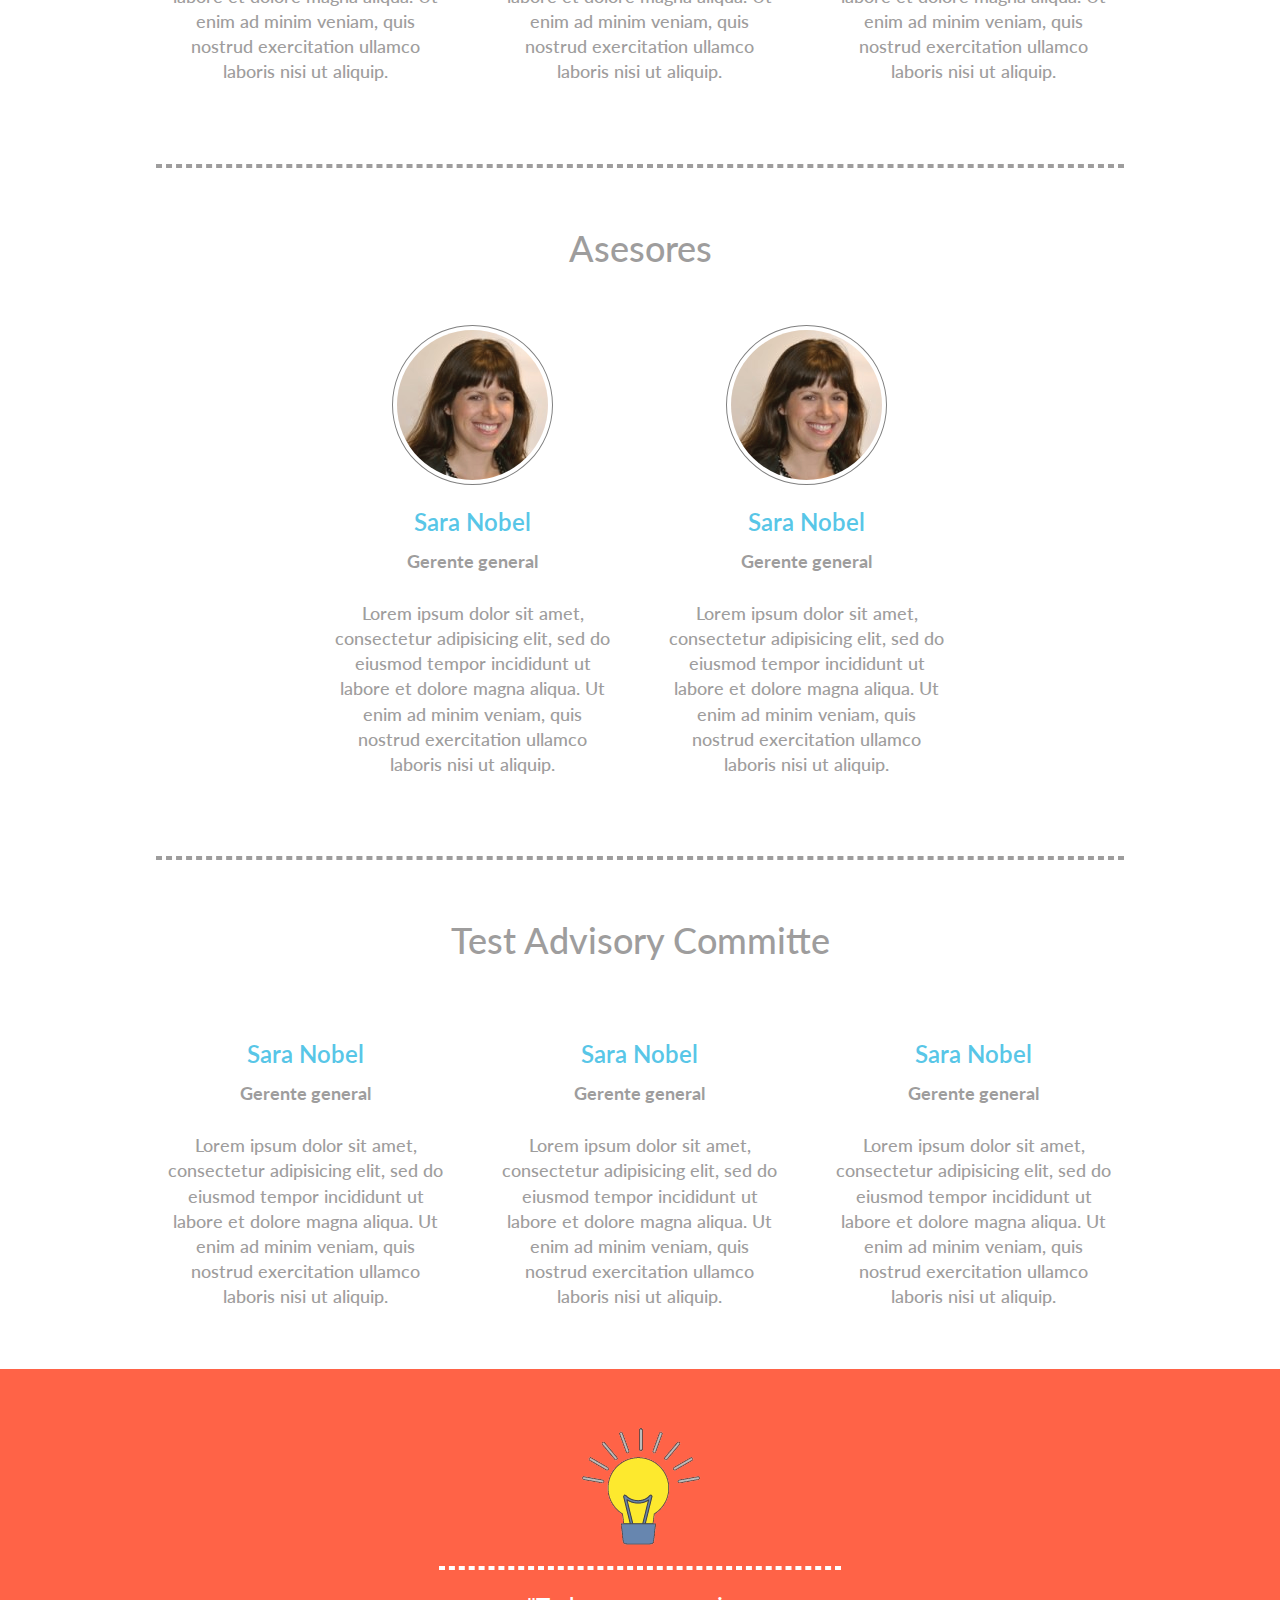
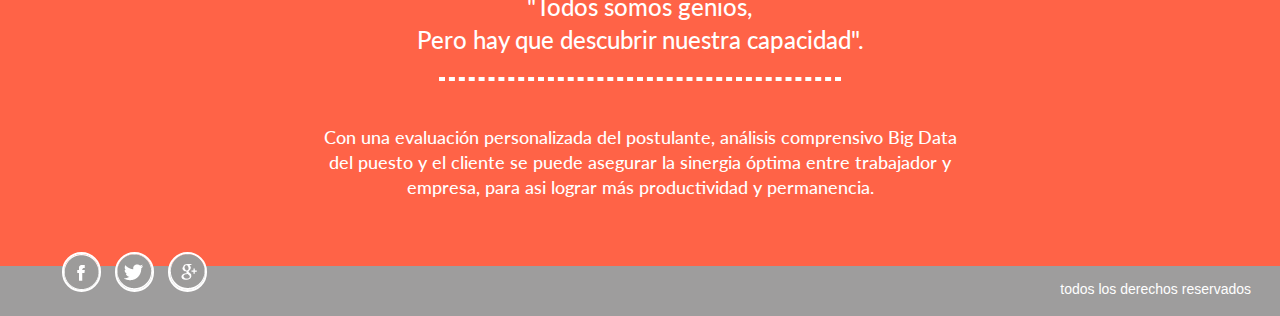
<file: nosotros.html>
<!DOCTYPE>
<html>
	<head>
		<title>Farolito-nosotros</title>
		<meta charset="utf-8">
		<!-- Responsiveness -->
		<meta name="viewport" content="width=device-width, initial-scale=1.0, user-scalable=no">
		<link rel="stylesheet" type="text/css" href="stylesheets/main.css">
		<link href='http://fonts.googleapis.com/css?family=Lato' rel='stylesheet' type='text/css'>
	</head>
	<body>
		<nav class="navbar navbar-default fixed">
			<div class="container-fluid">
			    <!-- Brand and toggle get grouped for better mobile display -->
				<div class="navbar-header">
				  <button type="button" class="navbar-toggle collapsed" data-toggle="collapse" data-target="#bs-example-navbar-collapse-1">
		        <span class="sr-only">Toggle navigation</span>
		        <span class="icon-bar"></span>
		        <span class="icon-bar"></span>
		        <span class="icon-bar"></span>
		        <button type="submit" class="btn btn-default crear-perfil">CREA TU PERFIL</button>
					  </button>
					<a class="navbar-brand" href="index.html"><img src="assets/iconos/iconos-21.png"></a>
				</div>
					<!-- Collect the nav links, forms, and other content for toggling -->
		    <div class="collapse navbar-collapse" id="bs-example-navbar-collapse-1">
		      	<ul class="nav navbar-nav navbar-right">
			        <li><a href="nosotros.html">Sobre nosotros</a></li>
			        <li><a href="vacantes.html">Vacantes</a></li>
			        <li>
			        	<a href="index.html">
			        	<button type="submit" class="btn btn-default">SALIR</button>
			        	</a>
			        </li>
			    </ul>
		    </div><!-- /.navbar-collapse -->
			 </div><!-- /.container-fluid -->
		</nav>
		<section id="sobre-nosotros">
			<div class="container text-center">
				<div class="somos">
					<h1>Sobre nosotros</h1>
					<h4>Somos un grupo de personas <br> Que creemos en los trabajadores del Perú,<br> bajo un análisis riguroso y apoyo continuo a profesionales.</h4>
				</div>
				<div class="flecha text-center hidden-xs">
					<a href="#fundadores"><img src="assets/iconos/iconos-15.png"></a>
				</div>
			</div>
		</section>
		<section id="fundadores" class="pt">
			<div class="container text-center">
				<h1>Fundadores</h1>
				<div class="row m-0 pt">
					<div class="col-md-4 mb hidden-lg hidden-sm hidden-md">
						<div class="foto-perfil">
							<div class="foto"><img src="assets/img/img-04.png"></div>
						</div>
						<div class="nombre-cargo">
							<h3>Vanessa Carella</h3>
							<h4><strong>Administadora</strong></h4>
						</div>
					</div>
					<div class="col-md-4 mb">
						<div class="foto-perfil">
							<div class="foto"><img src="assets/img/img-04.png"></div>
						</div>
						<div class="nombre-cargo">
							<h3>Sara Nadel</h3>
							<h4><strong>Gerente general</strong></h4>
						</div>
						<div class="parrafo hidden-xs"><h4>Lorem ipsum dolor sit amet, consectetur adipisicing elit, sed do eiusmod
						tempor incididunt ut labore et dolore magna aliqua. Ut enim ad minim veniam,
						quis nostrud exercitation ullamco laboris nisi ut aliquip.</h4></div>
					</div>
					<div class="col-md-4 mb">
						<div class="foto-perfil">
							<div class="foto"><img src="assets/img/img-04.png"></div>
						</div>
						<div class="nombre-cargo">
							<h3>Mayra Narvaez</h3>
							<h4><strong>Asistente de Proyectos</strong></h4>
						</div>
						<div class="parrafo hidden-xs"><h4>Lorem ipsum dolor sit amet, consectetur adipisicing elit, sed do eiusmod
						tempor incididunt ut labore et dolore magna aliqua. Ut enim ad minim veniam,
						quis nostrud exercitation ullamco laboris nisi ut aliquip.</h4></div>
					</div>
					<div class="col-md-4 mb">
						<div class="foto-perfil">
							<div class="foto"><img src="assets/img/img-04.png"></div>
						</div>
						<div class="nombre-cargo">
							<h3>Kevin Joldersma</h3>
							<h4><strong>Head Psychometrician</strong></h4>
						</div>
						<div class="parrafo hidden-xs"><h4>Lorem ipsum dolor sit amet, consectetur adipisicing elit, sed do eiusmod
						tempor incididunt ut labore et dolore magna aliqua. Ut enim ad minim veniam,
						quis nostrud exercitation ullamco laboris nisi ut aliquip.</h4></div>
					</div>
				</div>
				<div class="row m-0 pt">
					<div class="col-md-4 mb">
						<div class="foto-perfil">
							<div class="foto"><img src="assets/img/img-04.png"></div>
						</div>
						<div class="nombre-cargo">
							<h3>Karen Ramos</h3>
							<h4><strong>Supervisora de Proyectos</strong></h4>
						</div>
						<div class="parrafo hidden-xs"><h4>Lorem ipsum dolor sit amet, consectetur adipisicing elit, sed do eiusmod
						tempor incididunt ut labore et dolore magna aliqua. Ut enim ad minim veniam,
						quis nostrud exercitation ullamco laboris nisi ut aliquip.</h4></div>
					</div>
					<div class="col-md-4 mb">
						<div class="foto-perfil">
							<div class="foto"><img src="assets/img/img-04.png"></div>
						</div>
						<div class="nombre-cargo">
							<h3>Alexandra Goldenberg</h3>
							<h4><strong>Directora de Orientación y Liderazgo</strong></h4>
						</div>
						<div class="parrafo hidden-xs"><h4>Lorem ipsum dolor sit amet, consectetur adipisicing elit, sed do eiusmod
						tempor incididunt ut labore et dolore magna aliqua. Ut enim ad minim veniam,
						quis nostrud exercitation ullamco laboris nisi ut aliquip.</h4></div>
					</div>
					<div class="col-md-4 mb hidden-xs">
						<div class="foto-perfil">
							<div class="foto"><img src="assets/img/img-04.png"></div>
						</div>
						<div class="nombre-cargo">
							<h3>Sara Nobel</h3>
							<h4><strong>Gerente general</strong></h4>
						</div>
						<div class="parrafo"><h4>Lorem ipsum dolor sit amet, consectetur adipisicing elit, sed do eiusmod
						tempor incididunt ut labore et dolore magna aliqua. Ut enim ad minim veniam,
						quis nostrud exercitation ullamco laboris nisi ut aliquip.</h4></div>
					</div>
				</div>
			</div>
		</section>
		<div class="linea-separacion hidden-xs"><hr></div>
		<section id="asesores" class="hidden-xs">
			<div class="container text-center">
				<h1>Asesores</h1>
				<div class="row m-0 pt">
					<div class="col-md-2"></div>
					<div class="col-md-4 mb">
						<div class="foto-perfil">
							<div class="foto"><img src="assets/img/img-04.png"></div>
						</div>
						<div class="nombre-cargo">
							<h3>Sara Nobel</h3>
							<h4><strong>Gerente general</strong></h4>
						</div>
						<div class="parrafo"><h4>Lorem ipsum dolor sit amet, consectetur adipisicing elit, sed do eiusmod
						tempor incididunt ut labore et dolore magna aliqua. Ut enim ad minim veniam,
						quis nostrud exercitation ullamco laboris nisi ut aliquip.</h4></div>
					</div>
					<div class="col-md-4 mb">
						<div class="foto-perfil">
							<div class="foto"><img src="assets/img/img-04.png"></div>
						</div>
						<div class="nombre-cargo">
							<h3>Sara Nobel</h3>
							<h4><strong>Gerente general</strong></h4>
						</div>
						<div class="parrafo"><h4>Lorem ipsum dolor sit amet, consectetur adipisicing elit, sed do eiusmod
						tempor incididunt ut labore et dolore magna aliqua. Ut enim ad minim veniam,
						quis nostrud exercitation ullamco laboris nisi ut aliquip.</h4></div>
					</div>
				</div>
			</div>
		</section>
		<div class="linea-separacion hidden-xs"><hr></div>
		<section id="committe" class="hidden-xs">
			<div class="container text-center">
				<h1>Test Advisory Committe</h1>
				<div class="row m-0 pt">
					<div class="col-md-4 mb">
						<div class="nombre-cargo">
							<h3>Sara Nobel</h3>
							<h4><strong>Gerente general</strong></h4>
						</div>
						<div class="parrafo"><h4>Lorem ipsum dolor sit amet, consectetur adipisicing elit, sed do eiusmod
						tempor incididunt ut labore et dolore magna aliqua. Ut enim ad minim veniam,
						quis nostrud exercitation ullamco laboris nisi ut aliquip.</h4></div>
					</div>
					<div class="col-md-4 mb">
						<div class="nombre-cargo">
							<h3>Sara Nobel</h3>
							<h4><strong>Gerente general</strong></h4>
						</div>
						<div class="parrafo"><h4>Lorem ipsum dolor sit amet, consectetur adipisicing elit, sed do eiusmod
						tempor incididunt ut labore et dolore magna aliqua. Ut enim ad minim veniam,
						quis nostrud exercitation ullamco laboris nisi ut aliquip.</h4></div>
					</div>
					<div class="col-md-4 mb">
						<div class="nombre-cargo">
							<h3>Sara Nobel</h3>
							<h4><strong>Gerente general</strong></h4>
						</div>
						<div class="parrafo"><h4>Lorem ipsum dolor sit amet, consectetur adipisicing elit, sed do eiusmod
						tempor incididunt ut labore et dolore magna aliqua. Ut enim ad minim veniam,
						quis nostrud exercitation ullamco laboris nisi ut aliquip.</h4></div>
					</div>
				</div>
			</div>
		</section>
		<section id="motivacion">
			<div class="container text-center">
				<img src="assets/iconos/iconos-16.png">
				<div class="linea-estilo"><hr></div>
				<h3>"Todos somos genios,<br> Pero hay que descubrir nuestra capacidad".</h3>
				<div class="linea-estilo"><hr></div>
				<div class="row m-0">
					<div class="col-md-2"></div>
					<div class="col-md-8">
						<h4>Con una evaluación personalizada del postulante, análisis comprensivo Big Data del puesto y el cliente se puede asegurar la sinergia óptima entre trabajador y empresa, para asi lograr más productividad y permanencia.</h4>
					</div>
				</div>
			</div>
		</section>
		<footer>
			<div class="container-fluid">
				<ul class="iconos-redes clearfix">
					<li><img src="assets/iconos/iconos-12.png"></li>
					<li><img src="assets/iconos/iconos-13.png"></li>
					<li><img src="assets/iconos/iconos-14.png"></li>
				</ul>
				<div class="derechos-reservados">todos los derechos reservados</div>
			</div>
		</footer>
				<script src="https://ajax.googleapis.com/ajax/libs/jquery/1.11.2/jquery.min.js"></script>
		<!-- Javascripts de Bootstrap -->
		<script src="javascripts/b3/collapse.js"></script>
		<script src="javascripts/b3/transition.js"></script>
		<script src="https://maxcdn.bootstrapcdn.com/bootstrap/3.3.2/js/bootstrap.min.js"></script>
		<script src="efectos.js"></script>
		<script>
			$(function() {
			  $('a[href*=#]:not([href=#])').click(function() {
			    if (location.pathname.replace(/^\//,'') == this.pathname.replace(/^\//,'') && location.hostname == this.hostname) {
			      var target = $(this.hash);
			      target = target.length ? target : $('[name=' + this.hash.slice(1) +']');
			      if (target.length) {
			        $('html,body').animate({
			          scrollTop: target.offset().top
			        }, 1000);
			        return false;
			      }
			    }
			  });
			});
		</script>
	</body>
</html>
</file>
<file: stylesheets/main.css>
@charset "UTF-8";
/*========================================
=            Bootstrap                   =
========================================*/
/*========================================
=          Twitter Bootstrap 3.2      =
========================================*/
/*! normalize.css v3.0.2 | MIT License | git.io/normalize */
html {
  font-family: sans-serif;
  -ms-text-size-adjust: 100%;
  -webkit-text-size-adjust: 100%; }

body {
  margin: 0; }

article,
aside,
details,
figcaption,
figure,
footer,
header,
hgroup,
main,
menu,
nav,
section,
summary {
  display: block; }

audio,
canvas,
progress,
video {
  display: inline-block;
  vertical-align: baseline; }

audio:not([controls]) {
  display: none;
  height: 0; }

[hidden],
template {
  display: none; }

a {
  background-color: transparent; }

a:active,
a:hover {
  outline: 0; }

abbr[title] {
  border-bottom: 1px dotted; }

b,
strong {
  font-weight: bold; }

dfn {
  font-style: italic; }

h1 {
  font-size: 2em;
  margin: 0.67em 0; }

mark {
  background: #ff0;
  color: #000; }

small {
  font-size: 80%; }

sub,
sup {
  font-size: 75%;
  line-height: 0;
  position: relative;
  vertical-align: baseline; }

sup {
  top: -0.5em; }

sub {
  bottom: -0.25em; }

img {
  border: 0; }

svg:not(:root) {
  overflow: hidden; }

figure {
  margin: 1em 40px; }

hr {
  -moz-box-sizing: content-box;
  box-sizing: content-box;
  height: 0; }

pre {
  overflow: auto; }

code,
kbd,
pre,
samp {
  font-family: monospace, monospace;
  font-size: 1em; }

button,
input,
optgroup,
select,
textarea {
  color: inherit;
  font: inherit;
  margin: 0; }

button {
  overflow: visible; }

button,
select {
  text-transform: none; }

button,
html input[type="button"],
input[type="reset"],
input[type="submit"] {
  -webkit-appearance: button;
  cursor: pointer; }

button[disabled],
html input[disabled] {
  cursor: default; }

button::-moz-focus-inner,
input::-moz-focus-inner {
  border: 0;
  padding: 0; }

input {
  line-height: normal; }

input[type="checkbox"],
input[type="radio"] {
  box-sizing: border-box;
  padding: 0; }

input[type="number"]::-webkit-inner-spin-button,
input[type="number"]::-webkit-outer-spin-button {
  height: auto; }

input[type="search"] {
  -webkit-appearance: textfield;
  -moz-box-sizing: content-box;
  -webkit-box-sizing: content-box;
  box-sizing: content-box; }

input[type="search"]::-webkit-search-cancel-button,
input[type="search"]::-webkit-search-decoration {
  -webkit-appearance: none; }

fieldset {
  border: 1px solid #c0c0c0;
  margin: 0 2px;
  padding: 0.35em 0.625em 0.75em; }

legend {
  border: 0;
  padding: 0; }

textarea {
  overflow: auto; }

optgroup {
  font-weight: bold; }

table {
  border-collapse: collapse;
  border-spacing: 0; }

td,
th {
  padding: 0; }

* {
  -webkit-box-sizing: border-box;
  -moz-box-sizing: border-box;
  box-sizing: border-box; }

*:before,
*:after {
  -webkit-box-sizing: border-box;
  -moz-box-sizing: border-box;
  box-sizing: border-box; }

html {
  font-size: 10px;
  -webkit-tap-highlight-color: transparent; }

body {
  font-family: "Helvetica Neue", Helvetica, Arial, sans-serif;
  font-size: 14px;
  line-height: 1.42857;
  color: #333333;
  background-color: #fff; }

input,
button,
select,
textarea {
  font-family: inherit;
  font-size: inherit;
  line-height: inherit; }

a {
  color: #337ab7;
  text-decoration: none; }
  a:hover, a:focus {
    color: #23527c;
    text-decoration: underline; }
  a:focus {
    outline: thin dotted;
    outline: 5px auto -webkit-focus-ring-color;
    outline-offset: -2px; }

figure {
  margin: 0; }

img {
  vertical-align: middle; }

.img-responsive {
  display: block;
  max-width: 100%;
  height: auto; }

.img-rounded {
  border-radius: 6px; }

.img-thumbnail {
  padding: 4px;
  line-height: 1.42857;
  background-color: #fff;
  border: 1px solid #ddd;
  border-radius: 4px;
  -webkit-transition: all 0.2s ease-in-out;
  -o-transition: all 0.2s ease-in-out;
  transition: all 0.2s ease-in-out;
  display: inline-block;
  max-width: 100%;
  height: auto; }

.img-circle {
  border-radius: 50%; }

hr {
  margin-top: 20px;
  margin-bottom: 20px;
  border: 0;
  border-top: 1px solid #eeeeee; }

.sr-only {
  position: absolute;
  width: 1px;
  height: 1px;
  margin: -1px;
  padding: 0;
  overflow: hidden;
  clip: rect(0, 0, 0, 0);
  border: 0; }

.sr-only-focusable:active, .sr-only-focusable:focus {
  position: static;
  width: auto;
  height: auto;
  margin: 0;
  overflow: visible;
  clip: auto; }

[role="button"] {
  cursor: pointer; }

/*! Source: https://github.com/h5bp/html5-boilerplate/blob/master/src/css/main.css */
@media print {
  *,
  *:before,
  *:after {
    background: transparent !important;
    color: #000 !important;
    box-shadow: none !important;
    text-shadow: none !important; }

  a,
  a:visited {
    text-decoration: underline; }

  a[href]:after {
    content: " (" attr(href) ")"; }

  abbr[title]:after {
    content: " (" attr(title) ")"; }

  a[href^="#"]:after,
  a[href^="javascript:"]:after {
    content: ""; }

  pre,
  blockquote {
    border: 1px solid #999;
    page-break-inside: avoid; }

  thead {
    display: table-header-group; }

  tr,
  img {
    page-break-inside: avoid; }

  img {
    max-width: 100% !important; }

  p,
  h2,
  h3 {
    orphans: 3;
    widows: 3; }

  h2,
  h3 {
    page-break-after: avoid; }

  select {
    background: #fff !important; }

  .navbar {
    display: none; }

  .btn > .caret,
  .dropup > .btn > .caret {
    border-top-color: #000 !important; }

  .label {
    border: 1px solid #000; }

  .table {
    border-collapse: collapse !important; }
    .table td,
    .table th {
      background-color: #fff !important; }

  .table-bordered th,
  .table-bordered td {
    border: 1px solid #ddd !important; } }
h1, h2, h3, h4, h5, h6,
.h1, .h2, .h3, .h4, .h5, .h6 {
  font-family: inherit;
  font-weight: 500;
  line-height: 1.1;
  color: inherit; }
  h1 small,
  h1 .small, h2 small,
  h2 .small, h3 small,
  h3 .small, h4 small,
  h4 .small, h5 small,
  h5 .small, h6 small,
  h6 .small,
  .h1 small,
  .h1 .small, .h2 small,
  .h2 .small, .h3 small,
  .h3 .small, .h4 small,
  .h4 .small, .h5 small,
  .h5 .small, .h6 small,
  .h6 .small {
    font-weight: normal;
    line-height: 1;
    color: #777777; }

h1, .h1,
h2, .h2,
h3, .h3 {
  margin-top: 20px;
  margin-bottom: 10px; }
  h1 small,
  h1 .small, .h1 small,
  .h1 .small,
  h2 small,
  h2 .small, .h2 small,
  .h2 .small,
  h3 small,
  h3 .small, .h3 small,
  .h3 .small {
    font-size: 65%; }

h4, .h4,
h5, .h5,
h6, .h6 {
  margin-top: 10px;
  margin-bottom: 10px; }
  h4 small,
  h4 .small, .h4 small,
  .h4 .small,
  h5 small,
  h5 .small, .h5 small,
  .h5 .small,
  h6 small,
  h6 .small, .h6 small,
  .h6 .small {
    font-size: 75%; }

h1, .h1 {
  font-size: 36px; }

h2, .h2 {
  font-size: 30px; }

h3, .h3 {
  font-size: 24px; }

h4, .h4 {
  font-size: 18px; }

h5, .h5 {
  font-size: 14px; }

h6, .h6 {
  font-size: 12px; }

p {
  margin: 0 0 10px; }

.lead {
  margin-bottom: 20px;
  font-size: 16px;
  font-weight: 300;
  line-height: 1.4; }
  @media (min-width: 768px) {
    .lead {
      font-size: 21px; } }

small,
.small {
  font-size: 85%; }

mark,
.mark {
  background-color: #fcf8e3;
  padding: .2em; }

.text-left {
  text-align: left; }

.text-right {
  text-align: right; }

.text-center {
  text-align: center; }

.text-justify {
  text-align: justify; }

.text-nowrap {
  white-space: nowrap; }

.text-lowercase {
  text-transform: lowercase; }

.text-uppercase, .initialism {
  text-transform: uppercase; }

.text-capitalize {
  text-transform: capitalize; }

.text-muted {
  color: #777777; }

.text-primary {
  color: #337ab7; }

a.text-primary:hover {
  color: #286090; }

.text-success {
  color: #3c763d; }

a.text-success:hover {
  color: #2b542c; }

.text-info {
  color: #31708f; }

a.text-info:hover {
  color: #245269; }

.text-warning {
  color: #8a6d3b; }

a.text-warning:hover {
  color: #66512c; }

.text-danger {
  color: #a94442; }

a.text-danger:hover {
  color: #843534; }

.bg-primary {
  color: #fff; }

.bg-primary {
  background-color: #337ab7; }

a.bg-primary:hover {
  background-color: #286090; }

.bg-success {
  background-color: #dff0d8; }

a.bg-success:hover {
  background-color: #c1e2b3; }

.bg-info {
  background-color: #d9edf7; }

a.bg-info:hover {
  background-color: #afd9ee; }

.bg-warning {
  background-color: #fcf8e3; }

a.bg-warning:hover {
  background-color: #f7ecb5; }

.bg-danger {
  background-color: #f2dede; }

a.bg-danger:hover {
  background-color: #e4b9b9; }

.page-header {
  padding-bottom: 9px;
  margin: 40px 0 20px;
  border-bottom: 1px solid #eeeeee; }

ul,
ol {
  margin-top: 0;
  margin-bottom: 10px; }
  ul ul,
  ul ol,
  ol ul,
  ol ol {
    margin-bottom: 0; }

.list-unstyled {
  padding-left: 0;
  list-style: none; }

.list-inline {
  padding-left: 0;
  list-style: none;
  margin-left: -5px; }
  .list-inline > li {
    display: inline-block;
    padding-left: 5px;
    padding-right: 5px; }

dl {
  margin-top: 0;
  margin-bottom: 20px; }

dt,
dd {
  line-height: 1.42857; }

dt {
  font-weight: bold; }

dd {
  margin-left: 0; }

.dl-horizontal dd:before, .dl-horizontal dd:after {
  content: " ";
  display: table; }
.dl-horizontal dd:after {
  clear: both; }
@media (min-width: 768px) {
  .dl-horizontal dt {
    float: left;
    width: 160px;
    clear: left;
    text-align: right;
    overflow: hidden;
    text-overflow: ellipsis;
    white-space: nowrap; }
  .dl-horizontal dd {
    margin-left: 180px; } }

abbr[title],
abbr[data-original-title] {
  cursor: help;
  border-bottom: 1px dotted #777777; }

.initialism {
  font-size: 90%; }

blockquote {
  padding: 10px 20px;
  margin: 0 0 20px;
  font-size: 17.5px;
  border-left: 5px solid #eeeeee; }
  blockquote p:last-child,
  blockquote ul:last-child,
  blockquote ol:last-child {
    margin-bottom: 0; }
  blockquote footer,
  blockquote small,
  blockquote .small {
    display: block;
    font-size: 80%;
    line-height: 1.42857;
    color: #777777; }
    blockquote footer:before,
    blockquote small:before,
    blockquote .small:before {
      content: '\2014 \00A0'; }

.blockquote-reverse,
blockquote.pull-right {
  padding-right: 15px;
  padding-left: 0;
  border-right: 5px solid #eeeeee;
  border-left: 0;
  text-align: right; }
  .blockquote-reverse footer:before,
  .blockquote-reverse small:before,
  .blockquote-reverse .small:before,
  blockquote.pull-right footer:before,
  blockquote.pull-right small:before,
  blockquote.pull-right .small:before {
    content: ''; }
  .blockquote-reverse footer:after,
  .blockquote-reverse small:after,
  .blockquote-reverse .small:after,
  blockquote.pull-right footer:after,
  blockquote.pull-right small:after,
  blockquote.pull-right .small:after {
    content: '\00A0 \2014'; }

address {
  margin-bottom: 20px;
  font-style: normal;
  line-height: 1.42857; }

code,
kbd,
pre,
samp {
  font-family: Menlo, Monaco, Consolas, "Courier New", monospace; }

code {
  padding: 2px 4px;
  font-size: 90%;
  color: #c7254e;
  background-color: #f9f2f4;
  border-radius: 4px; }

kbd {
  padding: 2px 4px;
  font-size: 90%;
  color: #fff;
  background-color: #333;
  border-radius: 3px;
  box-shadow: inset 0 -1px 0 rgba(0, 0, 0, 0.25); }
  kbd kbd {
    padding: 0;
    font-size: 100%;
    font-weight: bold;
    box-shadow: none; }

pre {
  display: block;
  padding: 9.5px;
  margin: 0 0 10px;
  font-size: 13px;
  line-height: 1.42857;
  word-break: break-all;
  word-wrap: break-word;
  color: #333333;
  background-color: #f5f5f5;
  border: 1px solid #ccc;
  border-radius: 4px; }
  pre code {
    padding: 0;
    font-size: inherit;
    color: inherit;
    white-space: pre-wrap;
    background-color: transparent;
    border-radius: 0; }

.pre-scrollable {
  max-height: 340px;
  overflow-y: scroll; }

.container {
  margin-right: auto;
  margin-left: auto;
  padding-left: 15px;
  padding-right: 15px; }
  .container:before, .container:after {
    content: " ";
    display: table; }
  .container:after {
    clear: both; }
  @media (min-width: 768px) {
    .container {
      width: 750px; } }
  @media (min-width: 992px) {
    .container {
      width: 970px; } }
  @media (min-width: 1200px) {
    .container {
      width: 1170px; } }

.container-fluid {
  margin-right: auto;
  margin-left: auto;
  padding-left: 15px;
  padding-right: 15px; }
  .container-fluid:before, .container-fluid:after {
    content: " ";
    display: table; }
  .container-fluid:after {
    clear: both; }

.row {
  margin-left: -15px;
  margin-right: -15px; }
  .row:before, .row:after {
    content: " ";
    display: table; }
  .row:after {
    clear: both; }

.col-xs-1, .col-sm-1, .col-md-1, .col-lg-1, .col-xs-2, .col-sm-2, .col-md-2, .col-lg-2, .col-xs-3, .col-sm-3, .col-md-3, .col-lg-3, .col-xs-4, .col-sm-4, .col-md-4, .col-lg-4, .col-xs-5, .col-sm-5, .col-md-5, .col-lg-5, .col-xs-6, .col-sm-6, .col-md-6, .col-lg-6, .col-xs-7, .col-sm-7, .col-md-7, .col-lg-7, .col-xs-8, .col-sm-8, .col-md-8, .col-lg-8, .col-xs-9, .col-sm-9, .col-md-9, .col-lg-9, .col-xs-10, .col-sm-10, .col-md-10, .col-lg-10, .col-xs-11, .col-sm-11, .col-md-11, .col-lg-11, .col-xs-12, .col-sm-12, .col-md-12, .col-lg-12 {
  position: relative;
  min-height: 1px;
  padding-left: 15px;
  padding-right: 15px; }

.col-xs-1, .col-xs-2, .col-xs-3, .col-xs-4, .col-xs-5, .col-xs-6, .col-xs-7, .col-xs-8, .col-xs-9, .col-xs-10, .col-xs-11, .col-xs-12 {
  float: left; }

.col-xs-1 {
  width: 8.33333%; }

.col-xs-2 {
  width: 16.66667%; }

.col-xs-3 {
  width: 25%; }

.col-xs-4 {
  width: 33.33333%; }

.col-xs-5 {
  width: 41.66667%; }

.col-xs-6 {
  width: 50%; }

.col-xs-7 {
  width: 58.33333%; }

.col-xs-8 {
  width: 66.66667%; }

.col-xs-9 {
  width: 75%; }

.col-xs-10 {
  width: 83.33333%; }

.col-xs-11 {
  width: 91.66667%; }

.col-xs-12 {
  width: 100%; }

.col-xs-pull-0 {
  right: auto; }

.col-xs-pull-1 {
  right: 8.33333%; }

.col-xs-pull-2 {
  right: 16.66667%; }

.col-xs-pull-3 {
  right: 25%; }

.col-xs-pull-4 {
  right: 33.33333%; }

.col-xs-pull-5 {
  right: 41.66667%; }

.col-xs-pull-6 {
  right: 50%; }

.col-xs-pull-7 {
  right: 58.33333%; }

.col-xs-pull-8 {
  right: 66.66667%; }

.col-xs-pull-9 {
  right: 75%; }

.col-xs-pull-10 {
  right: 83.33333%; }

.col-xs-pull-11 {
  right: 91.66667%; }

.col-xs-pull-12 {
  right: 100%; }

.col-xs-push-0 {
  left: auto; }

.col-xs-push-1 {
  left: 8.33333%; }

.col-xs-push-2 {
  left: 16.66667%; }

.col-xs-push-3 {
  left: 25%; }

.col-xs-push-4 {
  left: 33.33333%; }

.col-xs-push-5 {
  left: 41.66667%; }

.col-xs-push-6 {
  left: 50%; }

.col-xs-push-7 {
  left: 58.33333%; }

.col-xs-push-8 {
  left: 66.66667%; }

.col-xs-push-9 {
  left: 75%; }

.col-xs-push-10 {
  left: 83.33333%; }

.col-xs-push-11 {
  left: 91.66667%; }

.col-xs-push-12 {
  left: 100%; }

.col-xs-offset-0 {
  margin-left: 0%; }

.col-xs-offset-1 {
  margin-left: 8.33333%; }

.col-xs-offset-2 {
  margin-left: 16.66667%; }

.col-xs-offset-3 {
  margin-left: 25%; }

.col-xs-offset-4 {
  margin-left: 33.33333%; }

.col-xs-offset-5 {
  margin-left: 41.66667%; }

.col-xs-offset-6 {
  margin-left: 50%; }

.col-xs-offset-7 {
  margin-left: 58.33333%; }

.col-xs-offset-8 {
  margin-left: 66.66667%; }

.col-xs-offset-9 {
  margin-left: 75%; }

.col-xs-offset-10 {
  margin-left: 83.33333%; }

.col-xs-offset-11 {
  margin-left: 91.66667%; }

.col-xs-offset-12 {
  margin-left: 100%; }

@media (min-width: 768px) {
  .col-sm-1, .col-sm-2, .col-sm-3, .col-sm-4, .col-sm-5, .col-sm-6, .col-sm-7, .col-sm-8, .col-sm-9, .col-sm-10, .col-sm-11, .col-sm-12 {
    float: left; }

  .col-sm-1 {
    width: 8.33333%; }

  .col-sm-2 {
    width: 16.66667%; }

  .col-sm-3 {
    width: 25%; }

  .col-sm-4 {
    width: 33.33333%; }

  .col-sm-5 {
    width: 41.66667%; }

  .col-sm-6 {
    width: 50%; }

  .col-sm-7 {
    width: 58.33333%; }

  .col-sm-8 {
    width: 66.66667%; }

  .col-sm-9 {
    width: 75%; }

  .col-sm-10 {
    width: 83.33333%; }

  .col-sm-11 {
    width: 91.66667%; }

  .col-sm-12 {
    width: 100%; }

  .col-sm-pull-0 {
    right: auto; }

  .col-sm-pull-1 {
    right: 8.33333%; }

  .col-sm-pull-2 {
    right: 16.66667%; }

  .col-sm-pull-3 {
    right: 25%; }

  .col-sm-pull-4 {
    right: 33.33333%; }

  .col-sm-pull-5 {
    right: 41.66667%; }

  .col-sm-pull-6 {
    right: 50%; }

  .col-sm-pull-7 {
    right: 58.33333%; }

  .col-sm-pull-8 {
    right: 66.66667%; }

  .col-sm-pull-9 {
    right: 75%; }

  .col-sm-pull-10 {
    right: 83.33333%; }

  .col-sm-pull-11 {
    right: 91.66667%; }

  .col-sm-pull-12 {
    right: 100%; }

  .col-sm-push-0 {
    left: auto; }

  .col-sm-push-1 {
    left: 8.33333%; }

  .col-sm-push-2 {
    left: 16.66667%; }

  .col-sm-push-3 {
    left: 25%; }

  .col-sm-push-4 {
    left: 33.33333%; }

  .col-sm-push-5 {
    left: 41.66667%; }

  .col-sm-push-6 {
    left: 50%; }

  .col-sm-push-7 {
    left: 58.33333%; }

  .col-sm-push-8 {
    left: 66.66667%; }

  .col-sm-push-9 {
    left: 75%; }

  .col-sm-push-10 {
    left: 83.33333%; }

  .col-sm-push-11 {
    left: 91.66667%; }

  .col-sm-push-12 {
    left: 100%; }

  .col-sm-offset-0 {
    margin-left: 0%; }

  .col-sm-offset-1 {
    margin-left: 8.33333%; }

  .col-sm-offset-2 {
    margin-left: 16.66667%; }

  .col-sm-offset-3 {
    margin-left: 25%; }

  .col-sm-offset-4 {
    margin-left: 33.33333%; }

  .col-sm-offset-5 {
    margin-left: 41.66667%; }

  .col-sm-offset-6 {
    margin-left: 50%; }

  .col-sm-offset-7 {
    margin-left: 58.33333%; }

  .col-sm-offset-8 {
    margin-left: 66.66667%; }

  .col-sm-offset-9 {
    margin-left: 75%; }

  .col-sm-offset-10 {
    margin-left: 83.33333%; }

  .col-sm-offset-11 {
    margin-left: 91.66667%; }

  .col-sm-offset-12 {
    margin-left: 100%; } }
@media (min-width: 992px) {
  .col-md-1, .col-md-2, .col-md-3, .col-md-4, .col-md-5, .col-md-6, .col-md-7, .col-md-8, .col-md-9, .col-md-10, .col-md-11, .col-md-12 {
    float: left; }

  .col-md-1 {
    width: 8.33333%; }

  .col-md-2 {
    width: 16.66667%; }

  .col-md-3 {
    width: 25%; }

  .col-md-4 {
    width: 33.33333%; }

  .col-md-5 {
    width: 41.66667%; }

  .col-md-6 {
    width: 50%; }

  .col-md-7 {
    width: 58.33333%; }

  .col-md-8 {
    width: 66.66667%; }

  .col-md-9 {
    width: 75%; }

  .col-md-10 {
    width: 83.33333%; }

  .col-md-11 {
    width: 91.66667%; }

  .col-md-12 {
    width: 100%; }

  .col-md-pull-0 {
    right: auto; }

  .col-md-pull-1 {
    right: 8.33333%; }

  .col-md-pull-2 {
    right: 16.66667%; }

  .col-md-pull-3 {
    right: 25%; }

  .col-md-pull-4 {
    right: 33.33333%; }

  .col-md-pull-5 {
    right: 41.66667%; }

  .col-md-pull-6 {
    right: 50%; }

  .col-md-pull-7 {
    right: 58.33333%; }

  .col-md-pull-8 {
    right: 66.66667%; }

  .col-md-pull-9 {
    right: 75%; }

  .col-md-pull-10 {
    right: 83.33333%; }

  .col-md-pull-11 {
    right: 91.66667%; }

  .col-md-pull-12 {
    right: 100%; }

  .col-md-push-0 {
    left: auto; }

  .col-md-push-1 {
    left: 8.33333%; }

  .col-md-push-2 {
    left: 16.66667%; }

  .col-md-push-3 {
    left: 25%; }

  .col-md-push-4 {
    left: 33.33333%; }

  .col-md-push-5 {
    left: 41.66667%; }

  .col-md-push-6 {
    left: 50%; }

  .col-md-push-7 {
    left: 58.33333%; }

  .col-md-push-8 {
    left: 66.66667%; }

  .col-md-push-9 {
    left: 75%; }

  .col-md-push-10 {
    left: 83.33333%; }

  .col-md-push-11 {
    left: 91.66667%; }

  .col-md-push-12 {
    left: 100%; }

  .col-md-offset-0 {
    margin-left: 0%; }

  .col-md-offset-1 {
    margin-left: 8.33333%; }

  .col-md-offset-2 {
    margin-left: 16.66667%; }

  .col-md-offset-3 {
    margin-left: 25%; }

  .col-md-offset-4 {
    margin-left: 33.33333%; }

  .col-md-offset-5 {
    margin-left: 41.66667%; }

  .col-md-offset-6 {
    margin-left: 50%; }

  .col-md-offset-7 {
    margin-left: 58.33333%; }

  .col-md-offset-8 {
    margin-left: 66.66667%; }

  .col-md-offset-9 {
    margin-left: 75%; }

  .col-md-offset-10 {
    margin-left: 83.33333%; }

  .col-md-offset-11 {
    margin-left: 91.66667%; }

  .col-md-offset-12 {
    margin-left: 100%; } }
@media (min-width: 1200px) {
  .col-lg-1, .col-lg-2, .col-lg-3, .col-lg-4, .col-lg-5, .col-lg-6, .col-lg-7, .col-lg-8, .col-lg-9, .col-lg-10, .col-lg-11, .col-lg-12 {
    float: left; }

  .col-lg-1 {
    width: 8.33333%; }

  .col-lg-2 {
    width: 16.66667%; }

  .col-lg-3 {
    width: 25%; }

  .col-lg-4 {
    width: 33.33333%; }

  .col-lg-5 {
    width: 41.66667%; }

  .col-lg-6 {
    width: 50%; }

  .col-lg-7 {
    width: 58.33333%; }

  .col-lg-8 {
    width: 66.66667%; }

  .col-lg-9 {
    width: 75%; }

  .col-lg-10 {
    width: 83.33333%; }

  .col-lg-11 {
    width: 91.66667%; }

  .col-lg-12 {
    width: 100%; }

  .col-lg-pull-0 {
    right: auto; }

  .col-lg-pull-1 {
    right: 8.33333%; }

  .col-lg-pull-2 {
    right: 16.66667%; }

  .col-lg-pull-3 {
    right: 25%; }

  .col-lg-pull-4 {
    right: 33.33333%; }

  .col-lg-pull-5 {
    right: 41.66667%; }

  .col-lg-pull-6 {
    right: 50%; }

  .col-lg-pull-7 {
    right: 58.33333%; }

  .col-lg-pull-8 {
    right: 66.66667%; }

  .col-lg-pull-9 {
    right: 75%; }

  .col-lg-pull-10 {
    right: 83.33333%; }

  .col-lg-pull-11 {
    right: 91.66667%; }

  .col-lg-pull-12 {
    right: 100%; }

  .col-lg-push-0 {
    left: auto; }

  .col-lg-push-1 {
    left: 8.33333%; }

  .col-lg-push-2 {
    left: 16.66667%; }

  .col-lg-push-3 {
    left: 25%; }

  .col-lg-push-4 {
    left: 33.33333%; }

  .col-lg-push-5 {
    left: 41.66667%; }

  .col-lg-push-6 {
    left: 50%; }

  .col-lg-push-7 {
    left: 58.33333%; }

  .col-lg-push-8 {
    left: 66.66667%; }

  .col-lg-push-9 {
    left: 75%; }

  .col-lg-push-10 {
    left: 83.33333%; }

  .col-lg-push-11 {
    left: 91.66667%; }

  .col-lg-push-12 {
    left: 100%; }

  .col-lg-offset-0 {
    margin-left: 0%; }

  .col-lg-offset-1 {
    margin-left: 8.33333%; }

  .col-lg-offset-2 {
    margin-left: 16.66667%; }

  .col-lg-offset-3 {
    margin-left: 25%; }

  .col-lg-offset-4 {
    margin-left: 33.33333%; }

  .col-lg-offset-5 {
    margin-left: 41.66667%; }

  .col-lg-offset-6 {
    margin-left: 50%; }

  .col-lg-offset-7 {
    margin-left: 58.33333%; }

  .col-lg-offset-8 {
    margin-left: 66.66667%; }

  .col-lg-offset-9 {
    margin-left: 75%; }

  .col-lg-offset-10 {
    margin-left: 83.33333%; }

  .col-lg-offset-11 {
    margin-left: 91.66667%; }

  .col-lg-offset-12 {
    margin-left: 100%; } }
table {
  background-color: transparent; }

caption {
  padding-top: 8px;
  padding-bottom: 8px;
  color: #777777;
  text-align: left; }

th {
  text-align: left; }

.table {
  width: 100%;
  max-width: 100%;
  margin-bottom: 20px; }
  .table > thead > tr > th,
  .table > thead > tr > td,
  .table > tbody > tr > th,
  .table > tbody > tr > td,
  .table > tfoot > tr > th,
  .table > tfoot > tr > td {
    padding: 8px;
    line-height: 1.42857;
    vertical-align: top;
    border-top: 1px solid #ddd; }
  .table > thead > tr > th {
    vertical-align: bottom;
    border-bottom: 2px solid #ddd; }
  .table > caption + thead > tr:first-child > th,
  .table > caption + thead > tr:first-child > td,
  .table > colgroup + thead > tr:first-child > th,
  .table > colgroup + thead > tr:first-child > td,
  .table > thead:first-child > tr:first-child > th,
  .table > thead:first-child > tr:first-child > td {
    border-top: 0; }
  .table > tbody + tbody {
    border-top: 2px solid #ddd; }
  .table .table {
    background-color: #fff; }

.table-condensed > thead > tr > th,
.table-condensed > thead > tr > td,
.table-condensed > tbody > tr > th,
.table-condensed > tbody > tr > td,
.table-condensed > tfoot > tr > th,
.table-condensed > tfoot > tr > td {
  padding: 5px; }

.table-bordered {
  border: 1px solid #ddd; }
  .table-bordered > thead > tr > th,
  .table-bordered > thead > tr > td,
  .table-bordered > tbody > tr > th,
  .table-bordered > tbody > tr > td,
  .table-bordered > tfoot > tr > th,
  .table-bordered > tfoot > tr > td {
    border: 1px solid #ddd; }
  .table-bordered > thead > tr > th,
  .table-bordered > thead > tr > td {
    border-bottom-width: 2px; }

.table-striped > tbody > tr:nth-of-type(odd) {
  background-color: #f9f9f9; }

.table-hover > tbody > tr:hover {
  background-color: #f5f5f5; }

table col[class*="col-"] {
  position: static;
  float: none;
  display: table-column; }

table td[class*="col-"],
table th[class*="col-"] {
  position: static;
  float: none;
  display: table-cell; }

.table > thead > tr > td.active,
.table > thead > tr > th.active, .table > thead > tr.active > td, .table > thead > tr.active > th,
.table > tbody > tr > td.active,
.table > tbody > tr > th.active,
.table > tbody > tr.active > td,
.table > tbody > tr.active > th,
.table > tfoot > tr > td.active,
.table > tfoot > tr > th.active,
.table > tfoot > tr.active > td,
.table > tfoot > tr.active > th {
  background-color: #f5f5f5; }

.table-hover > tbody > tr > td.active:hover,
.table-hover > tbody > tr > th.active:hover, .table-hover > tbody > tr.active:hover > td, .table-hover > tbody > tr:hover > .active, .table-hover > tbody > tr.active:hover > th {
  background-color: #e8e8e8; }

.table > thead > tr > td.success,
.table > thead > tr > th.success, .table > thead > tr.success > td, .table > thead > tr.success > th,
.table > tbody > tr > td.success,
.table > tbody > tr > th.success,
.table > tbody > tr.success > td,
.table > tbody > tr.success > th,
.table > tfoot > tr > td.success,
.table > tfoot > tr > th.success,
.table > tfoot > tr.success > td,
.table > tfoot > tr.success > th {
  background-color: #dff0d8; }

.table-hover > tbody > tr > td.success:hover,
.table-hover > tbody > tr > th.success:hover, .table-hover > tbody > tr.success:hover > td, .table-hover > tbody > tr:hover > .success, .table-hover > tbody > tr.success:hover > th {
  background-color: #d0e9c6; }

.table > thead > tr > td.info,
.table > thead > tr > th.info, .table > thead > tr.info > td, .table > thead > tr.info > th,
.table > tbody > tr > td.info,
.table > tbody > tr > th.info,
.table > tbody > tr.info > td,
.table > tbody > tr.info > th,
.table > tfoot > tr > td.info,
.table > tfoot > tr > th.info,
.table > tfoot > tr.info > td,
.table > tfoot > tr.info > th {
  background-color: #d9edf7; }

.table-hover > tbody > tr > td.info:hover,
.table-hover > tbody > tr > th.info:hover, .table-hover > tbody > tr.info:hover > td, .table-hover > tbody > tr:hover > .info, .table-hover > tbody > tr.info:hover > th {
  background-color: #c4e3f3; }

.table > thead > tr > td.warning,
.table > thead > tr > th.warning, .table > thead > tr.warning > td, .table > thead > tr.warning > th,
.table > tbody > tr > td.warning,
.table > tbody > tr > th.warning,
.table > tbody > tr.warning > td,
.table > tbody > tr.warning > th,
.table > tfoot > tr > td.warning,
.table > tfoot > tr > th.warning,
.table > tfoot > tr.warning > td,
.table > tfoot > tr.warning > th {
  background-color: #fcf8e3; }

.table-hover > tbody > tr > td.warning:hover,
.table-hover > tbody > tr > th.warning:hover, .table-hover > tbody > tr.warning:hover > td, .table-hover > tbody > tr:hover > .warning, .table-hover > tbody > tr.warning:hover > th {
  background-color: #faf2cc; }

.table > thead > tr > td.danger,
.table > thead > tr > th.danger, .table > thead > tr.danger > td, .table > thead > tr.danger > th,
.table > tbody > tr > td.danger,
.table > tbody > tr > th.danger,
.table > tbody > tr.danger > td,
.table > tbody > tr.danger > th,
.table > tfoot > tr > td.danger,
.table > tfoot > tr > th.danger,
.table > tfoot > tr.danger > td,
.table > tfoot > tr.danger > th {
  background-color: #f2dede; }

.table-hover > tbody > tr > td.danger:hover,
.table-hover > tbody > tr > th.danger:hover, .table-hover > tbody > tr.danger:hover > td, .table-hover > tbody > tr:hover > .danger, .table-hover > tbody > tr.danger:hover > th {
  background-color: #ebcccc; }

.table-responsive {
  overflow-x: auto;
  min-height: 0.01%; }
  @media screen and (max-width: 767px) {
    .table-responsive {
      width: 100%;
      margin-bottom: 15px;
      overflow-y: hidden;
      -ms-overflow-style: -ms-autohiding-scrollbar;
      border: 1px solid #ddd; }
      .table-responsive > .table {
        margin-bottom: 0; }
        .table-responsive > .table > thead > tr > th,
        .table-responsive > .table > thead > tr > td,
        .table-responsive > .table > tbody > tr > th,
        .table-responsive > .table > tbody > tr > td,
        .table-responsive > .table > tfoot > tr > th,
        .table-responsive > .table > tfoot > tr > td {
          white-space: nowrap; }
      .table-responsive > .table-bordered {
        border: 0; }
        .table-responsive > .table-bordered > thead > tr > th:first-child,
        .table-responsive > .table-bordered > thead > tr > td:first-child,
        .table-responsive > .table-bordered > tbody > tr > th:first-child,
        .table-responsive > .table-bordered > tbody > tr > td:first-child,
        .table-responsive > .table-bordered > tfoot > tr > th:first-child,
        .table-responsive > .table-bordered > tfoot > tr > td:first-child {
          border-left: 0; }
        .table-responsive > .table-bordered > thead > tr > th:last-child,
        .table-responsive > .table-bordered > thead > tr > td:last-child,
        .table-responsive > .table-bordered > tbody > tr > th:last-child,
        .table-responsive > .table-bordered > tbody > tr > td:last-child,
        .table-responsive > .table-bordered > tfoot > tr > th:last-child,
        .table-responsive > .table-bordered > tfoot > tr > td:last-child {
          border-right: 0; }
        .table-responsive > .table-bordered > tbody > tr:last-child > th,
        .table-responsive > .table-bordered > tbody > tr:last-child > td,
        .table-responsive > .table-bordered > tfoot > tr:last-child > th,
        .table-responsive > .table-bordered > tfoot > tr:last-child > td {
          border-bottom: 0; } }

fieldset {
  padding: 0;
  margin: 0;
  border: 0;
  min-width: 0; }

legend {
  display: block;
  width: 100%;
  padding: 0;
  margin-bottom: 20px;
  font-size: 21px;
  line-height: inherit;
  color: #333333;
  border: 0;
  border-bottom: 1px solid #e5e5e5; }

label {
  display: inline-block;
  max-width: 100%;
  margin-bottom: 5px;
  font-weight: bold; }

input[type="search"] {
  -webkit-box-sizing: border-box;
  -moz-box-sizing: border-box;
  box-sizing: border-box; }

input[type="radio"],
input[type="checkbox"] {
  margin: 4px 0 0;
  margin-top: 1px \9;
  line-height: normal; }

input[type="file"] {
  display: block; }

input[type="range"] {
  display: block;
  width: 100%; }

select[multiple],
select[size] {
  height: auto; }

input[type="file"]:focus,
input[type="radio"]:focus,
input[type="checkbox"]:focus {
  outline: thin dotted;
  outline: 5px auto -webkit-focus-ring-color;
  outline-offset: -2px; }

output {
  display: block;
  padding-top: 7px;
  font-size: 14px;
  line-height: 1.42857;
  color: #555555; }

.form-control {
  display: block;
  width: 100%;
  height: 34px;
  padding: 6px 12px;
  font-size: 14px;
  line-height: 1.42857;
  color: #555555;
  background-color: #fff;
  background-image: none;
  border: 1px solid #ccc;
  border-radius: 4px;
  -webkit-box-shadow: inset 0 1px 1px rgba(0, 0, 0, 0.075);
  box-shadow: inset 0 1px 1px rgba(0, 0, 0, 0.075);
  -webkit-transition: border-color ease-in-out 0.15s, box-shadow ease-in-out 0.15s;
  -o-transition: border-color ease-in-out 0.15s, box-shadow ease-in-out 0.15s;
  transition: border-color ease-in-out 0.15s, box-shadow ease-in-out 0.15s; }
  .form-control:focus {
    border-color: #66afe9;
    outline: 0;
    -webkit-box-shadow: inset 0 1px 1px rgba(0, 0, 0, 0.075), 0 0 8px rgba(102, 175, 233, 0.6);
    box-shadow: inset 0 1px 1px rgba(0, 0, 0, 0.075), 0 0 8px rgba(102, 175, 233, 0.6); }
  .form-control::-moz-placeholder {
    color: #999;
    opacity: 1; }
  .form-control:-ms-input-placeholder {
    color: #999; }
  .form-control::-webkit-input-placeholder {
    color: #999; }
  .form-control[disabled], .form-control[readonly], fieldset[disabled] .form-control {
    background-color: #eeeeee;
    opacity: 1; }
  .form-control[disabled], fieldset[disabled] .form-control {
    cursor: not-allowed; }

textarea.form-control {
  height: auto; }

input[type="search"] {
  -webkit-appearance: none; }

@media screen and (-webkit-min-device-pixel-ratio: 0) {
  input[type="date"],
  input[type="time"],
  input[type="datetime-local"],
  input[type="month"] {
    line-height: 34px; }
    input[type="date"].input-sm, .input-group-sm > input[type="date"].form-control,
    .input-group-sm > input[type="date"].input-group-addon,
    .input-group-sm > .input-group-btn > input[type="date"].btn, .input-group-sm input[type="date"],
    input[type="time"].input-sm,
    .input-group-sm > input[type="time"].form-control,
    .input-group-sm > input[type="time"].input-group-addon,
    .input-group-sm > .input-group-btn > input[type="time"].btn, .input-group-sm
    input[type="time"],
    input[type="datetime-local"].input-sm,
    .input-group-sm > input[type="datetime-local"].form-control,
    .input-group-sm > input[type="datetime-local"].input-group-addon,
    .input-group-sm > .input-group-btn > input[type="datetime-local"].btn, .input-group-sm
    input[type="datetime-local"],
    input[type="month"].input-sm,
    .input-group-sm > input[type="month"].form-control,
    .input-group-sm > input[type="month"].input-group-addon,
    .input-group-sm > .input-group-btn > input[type="month"].btn, .input-group-sm
    input[type="month"] {
      line-height: 30px; }
    input[type="date"].input-lg, .input-group-lg > input[type="date"].form-control,
    .input-group-lg > input[type="date"].input-group-addon,
    .input-group-lg > .input-group-btn > input[type="date"].btn, .input-group-lg input[type="date"],
    input[type="time"].input-lg,
    .input-group-lg > input[type="time"].form-control,
    .input-group-lg > input[type="time"].input-group-addon,
    .input-group-lg > .input-group-btn > input[type="time"].btn, .input-group-lg
    input[type="time"],
    input[type="datetime-local"].input-lg,
    .input-group-lg > input[type="datetime-local"].form-control,
    .input-group-lg > input[type="datetime-local"].input-group-addon,
    .input-group-lg > .input-group-btn > input[type="datetime-local"].btn, .input-group-lg
    input[type="datetime-local"],
    input[type="month"].input-lg,
    .input-group-lg > input[type="month"].form-control,
    .input-group-lg > input[type="month"].input-group-addon,
    .input-group-lg > .input-group-btn > input[type="month"].btn, .input-group-lg
    input[type="month"] {
      line-height: 46px; } }
.form-group {
  margin-bottom: 15px; }

.radio,
.checkbox {
  position: relative;
  display: block;
  margin-top: 10px;
  margin-bottom: 10px; }
  .radio label,
  .checkbox label {
    min-height: 20px;
    padding-left: 20px;
    margin-bottom: 0;
    font-weight: normal;
    cursor: pointer; }

.radio input[type="radio"],
.radio-inline input[type="radio"],
.checkbox input[type="checkbox"],
.checkbox-inline input[type="checkbox"] {
  position: absolute;
  margin-left: -20px;
  margin-top: 4px \9; }

.radio + .radio,
.checkbox + .checkbox {
  margin-top: -5px; }

.radio-inline,
.checkbox-inline {
  position: relative;
  display: inline-block;
  padding-left: 20px;
  margin-bottom: 0;
  vertical-align: middle;
  font-weight: normal;
  cursor: pointer; }

.radio-inline + .radio-inline,
.checkbox-inline + .checkbox-inline {
  margin-top: 0;
  margin-left: 10px; }

input[type="radio"][disabled], input[type="radio"].disabled, fieldset[disabled] input[type="radio"],
input[type="checkbox"][disabled],
input[type="checkbox"].disabled, fieldset[disabled]
input[type="checkbox"] {
  cursor: not-allowed; }

.radio-inline.disabled, fieldset[disabled] .radio-inline,
.checkbox-inline.disabled, fieldset[disabled]
.checkbox-inline {
  cursor: not-allowed; }

.radio.disabled label, fieldset[disabled] .radio label,
.checkbox.disabled label, fieldset[disabled]
.checkbox label {
  cursor: not-allowed; }

.form-control-static {
  padding-top: 7px;
  padding-bottom: 7px;
  margin-bottom: 0;
  min-height: 34px; }
  .form-control-static.input-lg, .input-group-lg > .form-control-static.form-control,
  .input-group-lg > .form-control-static.input-group-addon,
  .input-group-lg > .input-group-btn > .form-control-static.btn, .form-control-static.input-sm, .input-group-sm > .form-control-static.form-control,
  .input-group-sm > .form-control-static.input-group-addon,
  .input-group-sm > .input-group-btn > .form-control-static.btn {
    padding-left: 0;
    padding-right: 0; }

.input-sm, .input-group-sm > .form-control,
.input-group-sm > .input-group-addon,
.input-group-sm > .input-group-btn > .btn {
  height: 30px;
  padding: 5px 10px;
  font-size: 12px;
  line-height: 1.5;
  border-radius: 3px; }

select.input-sm, .input-group-sm > select.form-control,
.input-group-sm > select.input-group-addon,
.input-group-sm > .input-group-btn > select.btn {
  height: 30px;
  line-height: 30px; }

textarea.input-sm, .input-group-sm > textarea.form-control,
.input-group-sm > textarea.input-group-addon,
.input-group-sm > .input-group-btn > textarea.btn,
select[multiple].input-sm,
.input-group-sm > select[multiple].form-control,
.input-group-sm > select[multiple].input-group-addon,
.input-group-sm > .input-group-btn > select[multiple].btn {
  height: auto; }

.form-group-sm .form-control {
  height: 30px;
  padding: 5px 10px;
  font-size: 12px;
  line-height: 1.5;
  border-radius: 3px; }
.form-group-sm select.form-control {
  height: 30px;
  line-height: 30px; }
.form-group-sm textarea.form-control,
.form-group-sm select[multiple].form-control {
  height: auto; }
.form-group-sm .form-control-static {
  height: 30px;
  padding: 5px 10px;
  font-size: 12px;
  line-height: 1.5;
  min-height: 32px; }

.input-lg, .input-group-lg > .form-control,
.input-group-lg > .input-group-addon,
.input-group-lg > .input-group-btn > .btn {
  height: 46px;
  padding: 10px 16px;
  font-size: 18px;
  line-height: 1.33333;
  border-radius: 6px; }

select.input-lg, .input-group-lg > select.form-control,
.input-group-lg > select.input-group-addon,
.input-group-lg > .input-group-btn > select.btn {
  height: 46px;
  line-height: 46px; }

textarea.input-lg, .input-group-lg > textarea.form-control,
.input-group-lg > textarea.input-group-addon,
.input-group-lg > .input-group-btn > textarea.btn,
select[multiple].input-lg,
.input-group-lg > select[multiple].form-control,
.input-group-lg > select[multiple].input-group-addon,
.input-group-lg > .input-group-btn > select[multiple].btn {
  height: auto; }

.form-group-lg .form-control {
  height: 46px;
  padding: 10px 16px;
  font-size: 18px;
  line-height: 1.33333;
  border-radius: 6px; }
.form-group-lg select.form-control {
  height: 46px;
  line-height: 46px; }
.form-group-lg textarea.form-control,
.form-group-lg select[multiple].form-control {
  height: auto; }
.form-group-lg .form-control-static {
  height: 46px;
  padding: 10px 16px;
  font-size: 18px;
  line-height: 1.33333;
  min-height: 38px; }

.has-feedback {
  position: relative; }
  .has-feedback .form-control {
    padding-right: 42.5px; }

.form-control-feedback {
  position: absolute;
  top: 0;
  right: 0;
  z-index: 2;
  display: block;
  width: 34px;
  height: 34px;
  line-height: 34px;
  text-align: center;
  pointer-events: none; }

.input-lg + .form-control-feedback, .input-group-lg > .form-control + .form-control-feedback,
.input-group-lg > .input-group-addon + .form-control-feedback,
.input-group-lg > .input-group-btn > .btn + .form-control-feedback {
  width: 46px;
  height: 46px;
  line-height: 46px; }

.input-sm + .form-control-feedback, .input-group-sm > .form-control + .form-control-feedback,
.input-group-sm > .input-group-addon + .form-control-feedback,
.input-group-sm > .input-group-btn > .btn + .form-control-feedback {
  width: 30px;
  height: 30px;
  line-height: 30px; }

.has-success .help-block,
.has-success .control-label,
.has-success .radio,
.has-success .checkbox,
.has-success .radio-inline,
.has-success .checkbox-inline, .has-success.radio label, .has-success.checkbox label, .has-success.radio-inline label, .has-success.checkbox-inline label {
  color: #3c763d; }
.has-success .form-control {
  border-color: #3c763d;
  -webkit-box-shadow: inset 0 1px 1px rgba(0, 0, 0, 0.075);
  box-shadow: inset 0 1px 1px rgba(0, 0, 0, 0.075); }
  .has-success .form-control:focus {
    border-color: #2b542c;
    -webkit-box-shadow: inset 0 1px 1px rgba(0, 0, 0, 0.075), 0 0 6px #67b168;
    box-shadow: inset 0 1px 1px rgba(0, 0, 0, 0.075), 0 0 6px #67b168; }
.has-success .input-group-addon {
  color: #3c763d;
  border-color: #3c763d;
  background-color: #dff0d8; }
.has-success .form-control-feedback {
  color: #3c763d; }

.has-warning .help-block,
.has-warning .control-label,
.has-warning .radio,
.has-warning .checkbox,
.has-warning .radio-inline,
.has-warning .checkbox-inline, .has-warning.radio label, .has-warning.checkbox label, .has-warning.radio-inline label, .has-warning.checkbox-inline label {
  color: #8a6d3b; }
.has-warning .form-control {
  border-color: #8a6d3b;
  -webkit-box-shadow: inset 0 1px 1px rgba(0, 0, 0, 0.075);
  box-shadow: inset 0 1px 1px rgba(0, 0, 0, 0.075); }
  .has-warning .form-control:focus {
    border-color: #66512c;
    -webkit-box-shadow: inset 0 1px 1px rgba(0, 0, 0, 0.075), 0 0 6px #c0a16b;
    box-shadow: inset 0 1px 1px rgba(0, 0, 0, 0.075), 0 0 6px #c0a16b; }
.has-warning .input-group-addon {
  color: #8a6d3b;
  border-color: #8a6d3b;
  background-color: #fcf8e3; }
.has-warning .form-control-feedback {
  color: #8a6d3b; }

.has-error .help-block,
.has-error .control-label,
.has-error .radio,
.has-error .checkbox,
.has-error .radio-inline,
.has-error .checkbox-inline, .has-error.radio label, .has-error.checkbox label, .has-error.radio-inline label, .has-error.checkbox-inline label {
  color: #a94442; }
.has-error .form-control {
  border-color: #a94442;
  -webkit-box-shadow: inset 0 1px 1px rgba(0, 0, 0, 0.075);
  box-shadow: inset 0 1px 1px rgba(0, 0, 0, 0.075); }
  .has-error .form-control:focus {
    border-color: #843534;
    -webkit-box-shadow: inset 0 1px 1px rgba(0, 0, 0, 0.075), 0 0 6px #ce8483;
    box-shadow: inset 0 1px 1px rgba(0, 0, 0, 0.075), 0 0 6px #ce8483; }
.has-error .input-group-addon {
  color: #a94442;
  border-color: #a94442;
  background-color: #f2dede; }
.has-error .form-control-feedback {
  color: #a94442; }

.has-feedback label ~ .form-control-feedback {
  top: 25px; }
.has-feedback label.sr-only ~ .form-control-feedback {
  top: 0; }

.help-block {
  display: block;
  margin-top: 5px;
  margin-bottom: 10px;
  color: #737373; }

@media (min-width: 768px) {
  .form-inline .form-group {
    display: inline-block;
    margin-bottom: 0;
    vertical-align: middle; }
  .form-inline .form-control {
    display: inline-block;
    width: auto;
    vertical-align: middle; }
  .form-inline .form-control-static {
    display: inline-block; }
  .form-inline .input-group {
    display: inline-table;
    vertical-align: middle; }
    .form-inline .input-group .input-group-addon,
    .form-inline .input-group .input-group-btn,
    .form-inline .input-group .form-control {
      width: auto; }
  .form-inline .input-group > .form-control {
    width: 100%; }
  .form-inline .control-label {
    margin-bottom: 0;
    vertical-align: middle; }
  .form-inline .radio,
  .form-inline .checkbox {
    display: inline-block;
    margin-top: 0;
    margin-bottom: 0;
    vertical-align: middle; }
    .form-inline .radio label,
    .form-inline .checkbox label {
      padding-left: 0; }
  .form-inline .radio input[type="radio"],
  .form-inline .checkbox input[type="checkbox"] {
    position: relative;
    margin-left: 0; }
  .form-inline .has-feedback .form-control-feedback {
    top: 0; } }

.form-horizontal .radio,
.form-horizontal .checkbox,
.form-horizontal .radio-inline,
.form-horizontal .checkbox-inline {
  margin-top: 0;
  margin-bottom: 0;
  padding-top: 7px; }
.form-horizontal .radio,
.form-horizontal .checkbox {
  min-height: 27px; }
.form-horizontal .form-group {
  margin-left: -15px;
  margin-right: -15px; }
  .form-horizontal .form-group:before, .form-horizontal .form-group:after {
    content: " ";
    display: table; }
  .form-horizontal .form-group:after {
    clear: both; }
@media (min-width: 768px) {
  .form-horizontal .control-label {
    text-align: right;
    margin-bottom: 0;
    padding-top: 7px; } }
.form-horizontal .has-feedback .form-control-feedback {
  right: 15px; }
@media (min-width: 768px) {
  .form-horizontal .form-group-lg .control-label {
    padding-top: 14.33333px; } }
@media (min-width: 768px) {
  .form-horizontal .form-group-sm .control-label {
    padding-top: 6px; } }

.btn {
  display: inline-block;
  margin-bottom: 0;
  font-weight: normal;
  text-align: center;
  vertical-align: middle;
  touch-action: manipulation;
  cursor: pointer;
  background-image: none;
  border: 1px solid transparent;
  white-space: nowrap;
  padding: 6px 12px;
  font-size: 14px;
  line-height: 1.42857;
  border-radius: 4px;
  -webkit-user-select: none;
  -moz-user-select: none;
  -ms-user-select: none;
  user-select: none; }
  .btn:focus, .btn.focus, .btn:active:focus, .btn:active.focus, .btn.active:focus, .btn.active.focus {
    outline: thin dotted;
    outline: 5px auto -webkit-focus-ring-color;
    outline-offset: -2px; }
  .btn:hover, .btn:focus, .btn.focus {
    color: #333;
    text-decoration: none; }
  .btn:active, .btn.active {
    outline: 0;
    background-image: none;
    -webkit-box-shadow: inset 0 3px 5px rgba(0, 0, 0, 0.125);
    box-shadow: inset 0 3px 5px rgba(0, 0, 0, 0.125); }
  .btn.disabled, .btn[disabled], fieldset[disabled] .btn {
    cursor: not-allowed;
    pointer-events: none;
    opacity: 0.65;
    filter: alpha(opacity=65);
    -webkit-box-shadow: none;
    box-shadow: none; }

.btn-default {
  color: #333;
  background-color: #fff;
  border-color: #ccc; }
  .btn-default:hover, .btn-default:focus, .btn-default.focus, .btn-default:active, .btn-default.active, .open > .btn-default.dropdown-toggle {
    color: #333;
    background-color: #e6e6e6;
    border-color: #adadad; }
  .btn-default:active, .btn-default.active, .open > .btn-default.dropdown-toggle {
    background-image: none; }
  .btn-default.disabled, .btn-default.disabled:hover, .btn-default.disabled:focus, .btn-default.disabled.focus, .btn-default.disabled:active, .btn-default.disabled.active, .btn-default[disabled], .btn-default[disabled]:hover, .btn-default[disabled]:focus, .btn-default[disabled].focus, .btn-default[disabled]:active, .btn-default[disabled].active, fieldset[disabled] .btn-default, fieldset[disabled] .btn-default:hover, fieldset[disabled] .btn-default:focus, fieldset[disabled] .btn-default.focus, fieldset[disabled] .btn-default:active, fieldset[disabled] .btn-default.active {
    background-color: #fff;
    border-color: #ccc; }
  .btn-default .badge {
    color: #fff;
    background-color: #333; }

.btn-primary {
  color: #fff;
  background-color: #337ab7;
  border-color: #2e6da4; }
  .btn-primary:hover, .btn-primary:focus, .btn-primary.focus, .btn-primary:active, .btn-primary.active, .open > .btn-primary.dropdown-toggle {
    color: #fff;
    background-color: #286090;
    border-color: #204d74; }
  .btn-primary:active, .btn-primary.active, .open > .btn-primary.dropdown-toggle {
    background-image: none; }
  .btn-primary.disabled, .btn-primary.disabled:hover, .btn-primary.disabled:focus, .btn-primary.disabled.focus, .btn-primary.disabled:active, .btn-primary.disabled.active, .btn-primary[disabled], .btn-primary[disabled]:hover, .btn-primary[disabled]:focus, .btn-primary[disabled].focus, .btn-primary[disabled]:active, .btn-primary[disabled].active, fieldset[disabled] .btn-primary, fieldset[disabled] .btn-primary:hover, fieldset[disabled] .btn-primary:focus, fieldset[disabled] .btn-primary.focus, fieldset[disabled] .btn-primary:active, fieldset[disabled] .btn-primary.active {
    background-color: #337ab7;
    border-color: #2e6da4; }
  .btn-primary .badge {
    color: #337ab7;
    background-color: #fff; }

.btn-success {
  color: #fff;
  background-color: #5cb85c;
  border-color: #4cae4c; }
  .btn-success:hover, .btn-success:focus, .btn-success.focus, .btn-success:active, .btn-success.active, .open > .btn-success.dropdown-toggle {
    color: #fff;
    background-color: #449d44;
    border-color: #398439; }
  .btn-success:active, .btn-success.active, .open > .btn-success.dropdown-toggle {
    background-image: none; }
  .btn-success.disabled, .btn-success.disabled:hover, .btn-success.disabled:focus, .btn-success.disabled.focus, .btn-success.disabled:active, .btn-success.disabled.active, .btn-success[disabled], .btn-success[disabled]:hover, .btn-success[disabled]:focus, .btn-success[disabled].focus, .btn-success[disabled]:active, .btn-success[disabled].active, fieldset[disabled] .btn-success, fieldset[disabled] .btn-success:hover, fieldset[disabled] .btn-success:focus, fieldset[disabled] .btn-success.focus, fieldset[disabled] .btn-success:active, fieldset[disabled] .btn-success.active {
    background-color: #5cb85c;
    border-color: #4cae4c; }
  .btn-success .badge {
    color: #5cb85c;
    background-color: #fff; }

.btn-info {
  color: #fff;
  background-color: #5bc0de;
  border-color: #46b8da; }
  .btn-info:hover, .btn-info:focus, .btn-info.focus, .btn-info:active, .btn-info.active, .open > .btn-info.dropdown-toggle {
    color: #fff;
    background-color: #31b0d5;
    border-color: #269abc; }
  .btn-info:active, .btn-info.active, .open > .btn-info.dropdown-toggle {
    background-image: none; }
  .btn-info.disabled, .btn-info.disabled:hover, .btn-info.disabled:focus, .btn-info.disabled.focus, .btn-info.disabled:active, .btn-info.disabled.active, .btn-info[disabled], .btn-info[disabled]:hover, .btn-info[disabled]:focus, .btn-info[disabled].focus, .btn-info[disabled]:active, .btn-info[disabled].active, fieldset[disabled] .btn-info, fieldset[disabled] .btn-info:hover, fieldset[disabled] .btn-info:focus, fieldset[disabled] .btn-info.focus, fieldset[disabled] .btn-info:active, fieldset[disabled] .btn-info.active {
    background-color: #5bc0de;
    border-color: #46b8da; }
  .btn-info .badge {
    color: #5bc0de;
    background-color: #fff; }

.btn-warning {
  color: #fff;
  background-color: #f0ad4e;
  border-color: #eea236; }
  .btn-warning:hover, .btn-warning:focus, .btn-warning.focus, .btn-warning:active, .btn-warning.active, .open > .btn-warning.dropdown-toggle {
    color: #fff;
    background-color: #ec971f;
    border-color: #d58512; }
  .btn-warning:active, .btn-warning.active, .open > .btn-warning.dropdown-toggle {
    background-image: none; }
  .btn-warning.disabled, .btn-warning.disabled:hover, .btn-warning.disabled:focus, .btn-warning.disabled.focus, .btn-warning.disabled:active, .btn-warning.disabled.active, .btn-warning[disabled], .btn-warning[disabled]:hover, .btn-warning[disabled]:focus, .btn-warning[disabled].focus, .btn-warning[disabled]:active, .btn-warning[disabled].active, fieldset[disabled] .btn-warning, fieldset[disabled] .btn-warning:hover, fieldset[disabled] .btn-warning:focus, fieldset[disabled] .btn-warning.focus, fieldset[disabled] .btn-warning:active, fieldset[disabled] .btn-warning.active {
    background-color: #f0ad4e;
    border-color: #eea236; }
  .btn-warning .badge {
    color: #f0ad4e;
    background-color: #fff; }

.btn-danger {
  color: #fff;
  background-color: #d9534f;
  border-color: #d43f3a; }
  .btn-danger:hover, .btn-danger:focus, .btn-danger.focus, .btn-danger:active, .btn-danger.active, .open > .btn-danger.dropdown-toggle {
    color: #fff;
    background-color: #c9302c;
    border-color: #ac2925; }
  .btn-danger:active, .btn-danger.active, .open > .btn-danger.dropdown-toggle {
    background-image: none; }
  .btn-danger.disabled, .btn-danger.disabled:hover, .btn-danger.disabled:focus, .btn-danger.disabled.focus, .btn-danger.disabled:active, .btn-danger.disabled.active, .btn-danger[disabled], .btn-danger[disabled]:hover, .btn-danger[disabled]:focus, .btn-danger[disabled].focus, .btn-danger[disabled]:active, .btn-danger[disabled].active, fieldset[disabled] .btn-danger, fieldset[disabled] .btn-danger:hover, fieldset[disabled] .btn-danger:focus, fieldset[disabled] .btn-danger.focus, fieldset[disabled] .btn-danger:active, fieldset[disabled] .btn-danger.active {
    background-color: #d9534f;
    border-color: #d43f3a; }
  .btn-danger .badge {
    color: #d9534f;
    background-color: #fff; }

.btn-link {
  color: #337ab7;
  font-weight: normal;
  border-radius: 0; }
  .btn-link, .btn-link:active, .btn-link.active, .btn-link[disabled], fieldset[disabled] .btn-link {
    background-color: transparent;
    -webkit-box-shadow: none;
    box-shadow: none; }
  .btn-link, .btn-link:hover, .btn-link:focus, .btn-link:active {
    border-color: transparent; }
  .btn-link:hover, .btn-link:focus {
    color: #23527c;
    text-decoration: underline;
    background-color: transparent; }
  .btn-link[disabled]:hover, .btn-link[disabled]:focus, fieldset[disabled] .btn-link:hover, fieldset[disabled] .btn-link:focus {
    color: #777777;
    text-decoration: none; }

.btn-lg, .btn-group-lg > .btn {
  padding: 10px 16px;
  font-size: 18px;
  line-height: 1.33333;
  border-radius: 6px; }

.btn-sm, .btn-group-sm > .btn {
  padding: 5px 10px;
  font-size: 12px;
  line-height: 1.5;
  border-radius: 3px; }

.btn-xs, .btn-group-xs > .btn {
  padding: 1px 5px;
  font-size: 12px;
  line-height: 1.5;
  border-radius: 3px; }

.btn-block {
  display: block;
  width: 100%; }

.btn-block + .btn-block {
  margin-top: 5px; }

input[type="submit"].btn-block,
input[type="reset"].btn-block,
input[type="button"].btn-block {
  width: 100%; }

.fade {
  opacity: 0;
  -webkit-transition: opacity 0.15s linear;
  -o-transition: opacity 0.15s linear;
  transition: opacity 0.15s linear; }
  .fade.in {
    opacity: 1; }

.collapse {
  display: none; }
  .collapse.in {
    display: block; }

tr.collapse.in {
  display: table-row; }

tbody.collapse.in {
  display: table-row-group; }

.collapsing {
  position: relative;
  height: 0;
  overflow: hidden;
  -webkit-transition-property: height, visibility;
  transition-property: height, visibility;
  -webkit-transition-duration: 0.35s;
  transition-duration: 0.35s;
  -webkit-transition-timing-function: ease;
  transition-timing-function: ease; }

.caret {
  display: inline-block;
  width: 0;
  height: 0;
  margin-left: 2px;
  vertical-align: middle;
  border-top: 4px dashed;
  border-right: 4px solid transparent;
  border-left: 4px solid transparent; }

.dropup,
.dropdown {
  position: relative; }

.dropdown-toggle:focus {
  outline: 0; }

.dropdown-menu {
  position: absolute;
  top: 100%;
  left: 0;
  z-index: 1000;
  display: none;
  float: left;
  min-width: 160px;
  padding: 5px 0;
  margin: 2px 0 0;
  list-style: none;
  font-size: 14px;
  text-align: left;
  background-color: #fff;
  border: 1px solid #ccc;
  border: 1px solid rgba(0, 0, 0, 0.15);
  border-radius: 4px;
  -webkit-box-shadow: 0 6px 12px rgba(0, 0, 0, 0.175);
  box-shadow: 0 6px 12px rgba(0, 0, 0, 0.175);
  background-clip: padding-box; }
  .dropdown-menu.pull-right {
    right: 0;
    left: auto; }
  .dropdown-menu .divider {
    height: 1px;
    margin: 9px 0;
    overflow: hidden;
    background-color: #e5e5e5; }
  .dropdown-menu > li > a {
    display: block;
    padding: 3px 20px;
    clear: both;
    font-weight: normal;
    line-height: 1.42857;
    color: #333333;
    white-space: nowrap; }

.dropdown-menu > li > a:hover, .dropdown-menu > li > a:focus {
  text-decoration: none;
  color: #262626;
  background-color: #f5f5f5; }

.dropdown-menu > .active > a, .dropdown-menu > .active > a:hover, .dropdown-menu > .active > a:focus {
  color: #fff;
  text-decoration: none;
  outline: 0;
  background-color: #337ab7; }

.dropdown-menu > .disabled > a, .dropdown-menu > .disabled > a:hover, .dropdown-menu > .disabled > a:focus {
  color: #777777; }
.dropdown-menu > .disabled > a:hover, .dropdown-menu > .disabled > a:focus {
  text-decoration: none;
  background-color: transparent;
  background-image: none;
  filter: progid:DXImageTransform.Microsoft.gradient(enabled = false);
  cursor: not-allowed; }

.open > .dropdown-menu {
  display: block; }
.open > a {
  outline: 0; }

.dropdown-menu-right {
  left: auto;
  right: 0; }

.dropdown-menu-left {
  left: 0;
  right: auto; }

.dropdown-header {
  display: block;
  padding: 3px 20px;
  font-size: 12px;
  line-height: 1.42857;
  color: #777777;
  white-space: nowrap; }

.dropdown-backdrop {
  position: fixed;
  left: 0;
  right: 0;
  bottom: 0;
  top: 0;
  z-index: 990; }

.pull-right > .dropdown-menu {
  right: 0;
  left: auto; }

.dropup .caret,
.navbar-fixed-bottom .dropdown .caret {
  border-top: 0;
  border-bottom: 4px solid;
  content: ""; }
.dropup .dropdown-menu,
.navbar-fixed-bottom .dropdown .dropdown-menu {
  top: auto;
  bottom: 100%;
  margin-bottom: 2px; }

@media (min-width: 768px) {
  .navbar-right .dropdown-menu {
    right: 0;
    left: auto; }
  .navbar-right .dropdown-menu-left {
    left: 0;
    right: auto; } }
.btn-group,
.btn-group-vertical {
  position: relative;
  display: inline-block;
  vertical-align: middle; }
  .btn-group > .btn,
  .btn-group-vertical > .btn {
    position: relative;
    float: left; }
    .btn-group > .btn:hover, .btn-group > .btn:focus, .btn-group > .btn:active, .btn-group > .btn.active,
    .btn-group-vertical > .btn:hover,
    .btn-group-vertical > .btn:focus,
    .btn-group-vertical > .btn:active,
    .btn-group-vertical > .btn.active {
      z-index: 2; }

.btn-group .btn + .btn,
.btn-group .btn + .btn-group,
.btn-group .btn-group + .btn,
.btn-group .btn-group + .btn-group {
  margin-left: -1px; }

.btn-toolbar {
  margin-left: -5px; }
  .btn-toolbar:before, .btn-toolbar:after {
    content: " ";
    display: table; }
  .btn-toolbar:after {
    clear: both; }
  .btn-toolbar .btn-group,
  .btn-toolbar .input-group {
    float: left; }
  .btn-toolbar > .btn,
  .btn-toolbar > .btn-group,
  .btn-toolbar > .input-group {
    margin-left: 5px; }

.btn-group > .btn:not(:first-child):not(:last-child):not(.dropdown-toggle) {
  border-radius: 0; }

.btn-group > .btn:first-child {
  margin-left: 0; }
  .btn-group > .btn:first-child:not(:last-child):not(.dropdown-toggle) {
    border-bottom-right-radius: 0;
    border-top-right-radius: 0; }

.btn-group > .btn:last-child:not(:first-child),
.btn-group > .dropdown-toggle:not(:first-child) {
  border-bottom-left-radius: 0;
  border-top-left-radius: 0; }

.btn-group > .btn-group {
  float: left; }

.btn-group > .btn-group:not(:first-child):not(:last-child) > .btn {
  border-radius: 0; }

.btn-group > .btn-group:first-child:not(:last-child) > .btn:last-child,
.btn-group > .btn-group:first-child:not(:last-child) > .dropdown-toggle {
  border-bottom-right-radius: 0;
  border-top-right-radius: 0; }

.btn-group > .btn-group:last-child:not(:first-child) > .btn:first-child {
  border-bottom-left-radius: 0;
  border-top-left-radius: 0; }

.btn-group .dropdown-toggle:active,
.btn-group.open .dropdown-toggle {
  outline: 0; }

.btn-group > .btn + .dropdown-toggle {
  padding-left: 8px;
  padding-right: 8px; }

.btn-group > .btn-lg + .dropdown-toggle, .btn-group-lg.btn-group > .btn + .dropdown-toggle {
  padding-left: 12px;
  padding-right: 12px; }

.btn-group.open .dropdown-toggle {
  -webkit-box-shadow: inset 0 3px 5px rgba(0, 0, 0, 0.125);
  box-shadow: inset 0 3px 5px rgba(0, 0, 0, 0.125); }
  .btn-group.open .dropdown-toggle.btn-link {
    -webkit-box-shadow: none;
    box-shadow: none; }

.btn .caret {
  margin-left: 0; }

.btn-lg .caret, .btn-group-lg > .btn .caret {
  border-width: 5px 5px 0;
  border-bottom-width: 0; }

.dropup .btn-lg .caret, .dropup .btn-group-lg > .btn .caret {
  border-width: 0 5px 5px; }

.btn-group-vertical > .btn,
.btn-group-vertical > .btn-group,
.btn-group-vertical > .btn-group > .btn {
  display: block;
  float: none;
  width: 100%;
  max-width: 100%; }
.btn-group-vertical > .btn-group:before, .btn-group-vertical > .btn-group:after {
  content: " ";
  display: table; }
.btn-group-vertical > .btn-group:after {
  clear: both; }
.btn-group-vertical > .btn-group > .btn {
  float: none; }
.btn-group-vertical > .btn + .btn,
.btn-group-vertical > .btn + .btn-group,
.btn-group-vertical > .btn-group + .btn,
.btn-group-vertical > .btn-group + .btn-group {
  margin-top: -1px;
  margin-left: 0; }

.btn-group-vertical > .btn:not(:first-child):not(:last-child) {
  border-radius: 0; }
.btn-group-vertical > .btn:first-child:not(:last-child) {
  border-top-right-radius: 4px;
  border-bottom-right-radius: 0;
  border-bottom-left-radius: 0; }
.btn-group-vertical > .btn:last-child:not(:first-child) {
  border-bottom-left-radius: 4px;
  border-top-right-radius: 0;
  border-top-left-radius: 0; }

.btn-group-vertical > .btn-group:not(:first-child):not(:last-child) > .btn {
  border-radius: 0; }

.btn-group-vertical > .btn-group:first-child:not(:last-child) > .btn:last-child,
.btn-group-vertical > .btn-group:first-child:not(:last-child) > .dropdown-toggle {
  border-bottom-right-radius: 0;
  border-bottom-left-radius: 0; }

.btn-group-vertical > .btn-group:last-child:not(:first-child) > .btn:first-child {
  border-top-right-radius: 0;
  border-top-left-radius: 0; }

.btn-group-justified {
  display: table;
  width: 100%;
  table-layout: fixed;
  border-collapse: separate; }
  .btn-group-justified > .btn,
  .btn-group-justified > .btn-group {
    float: none;
    display: table-cell;
    width: 1%; }
  .btn-group-justified > .btn-group .btn {
    width: 100%; }
  .btn-group-justified > .btn-group .dropdown-menu {
    left: auto; }

[data-toggle="buttons"] > .btn input[type="radio"],
[data-toggle="buttons"] > .btn input[type="checkbox"],
[data-toggle="buttons"] > .btn-group > .btn input[type="radio"],
[data-toggle="buttons"] > .btn-group > .btn input[type="checkbox"] {
  position: absolute;
  clip: rect(0, 0, 0, 0);
  pointer-events: none; }

.input-group {
  position: relative;
  display: table;
  border-collapse: separate; }
  .input-group[class*="col-"] {
    float: none;
    padding-left: 0;
    padding-right: 0; }
  .input-group .form-control {
    position: relative;
    z-index: 2;
    float: left;
    width: 100%;
    margin-bottom: 0; }

.input-group-addon,
.input-group-btn,
.input-group .form-control {
  display: table-cell; }
  .input-group-addon:not(:first-child):not(:last-child),
  .input-group-btn:not(:first-child):not(:last-child),
  .input-group .form-control:not(:first-child):not(:last-child) {
    border-radius: 0; }

.input-group-addon,
.input-group-btn {
  width: 1%;
  white-space: nowrap;
  vertical-align: middle; }

.input-group-addon {
  padding: 6px 12px;
  font-size: 14px;
  font-weight: normal;
  line-height: 1;
  color: #555555;
  text-align: center;
  background-color: #eeeeee;
  border: 1px solid #ccc;
  border-radius: 4px; }
  .input-group-addon.input-sm,
  .input-group-sm > .input-group-addon,
  .input-group-sm > .input-group-btn > .input-group-addon.btn {
    padding: 5px 10px;
    font-size: 12px;
    border-radius: 3px; }
  .input-group-addon.input-lg,
  .input-group-lg > .input-group-addon,
  .input-group-lg > .input-group-btn > .input-group-addon.btn {
    padding: 10px 16px;
    font-size: 18px;
    border-radius: 6px; }
  .input-group-addon input[type="radio"],
  .input-group-addon input[type="checkbox"] {
    margin-top: 0; }

.input-group .form-control:first-child,
.input-group-addon:first-child,
.input-group-btn:first-child > .btn,
.input-group-btn:first-child > .btn-group > .btn,
.input-group-btn:first-child > .dropdown-toggle,
.input-group-btn:last-child > .btn:not(:last-child):not(.dropdown-toggle),
.input-group-btn:last-child > .btn-group:not(:last-child) > .btn {
  border-bottom-right-radius: 0;
  border-top-right-radius: 0; }

.input-group-addon:first-child {
  border-right: 0; }

.input-group .form-control:last-child,
.input-group-addon:last-child,
.input-group-btn:last-child > .btn,
.input-group-btn:last-child > .btn-group > .btn,
.input-group-btn:last-child > .dropdown-toggle,
.input-group-btn:first-child > .btn:not(:first-child),
.input-group-btn:first-child > .btn-group:not(:first-child) > .btn {
  border-bottom-left-radius: 0;
  border-top-left-radius: 0; }

.input-group-addon:last-child {
  border-left: 0; }

.input-group-btn {
  position: relative;
  font-size: 0;
  white-space: nowrap; }
  .input-group-btn > .btn {
    position: relative; }
    .input-group-btn > .btn + .btn {
      margin-left: -1px; }
    .input-group-btn > .btn:hover, .input-group-btn > .btn:focus, .input-group-btn > .btn:active {
      z-index: 2; }
  .input-group-btn:first-child > .btn,
  .input-group-btn:first-child > .btn-group {
    margin-right: -1px; }
  .input-group-btn:last-child > .btn,
  .input-group-btn:last-child > .btn-group {
    margin-left: -1px; }

.nav {
  margin-bottom: 0;
  padding-left: 0;
  list-style: none; }
  .nav:before, .nav:after {
    content: " ";
    display: table; }
  .nav:after {
    clear: both; }
  .nav > li {
    position: relative;
    display: block; }
    .nav > li > a {
      position: relative;
      display: block;
      padding: 10px 15px; }
      .nav > li > a:hover, .nav > li > a:focus {
        text-decoration: none;
        background-color: #eeeeee; }
    .nav > li.disabled > a {
      color: #777777; }
      .nav > li.disabled > a:hover, .nav > li.disabled > a:focus {
        color: #777777;
        text-decoration: none;
        background-color: transparent;
        cursor: not-allowed; }
  .nav .open > a, .nav .open > a:hover, .nav .open > a:focus {
    background-color: #eeeeee;
    border-color: #337ab7; }
  .nav .nav-divider {
    height: 1px;
    margin: 9px 0;
    overflow: hidden;
    background-color: #e5e5e5; }
  .nav > li > a > img {
    max-width: none; }

.nav-tabs {
  border-bottom: 1px solid #ddd; }
  .nav-tabs > li {
    float: left;
    margin-bottom: -1px; }
    .nav-tabs > li > a {
      margin-right: 2px;
      line-height: 1.42857;
      border: 1px solid transparent;
      border-radius: 4px 4px 0 0; }
      .nav-tabs > li > a:hover {
        border-color: #eeeeee #eeeeee #ddd; }
    .nav-tabs > li.active > a, .nav-tabs > li.active > a:hover, .nav-tabs > li.active > a:focus {
      color: #555555;
      background-color: #fff;
      border: 1px solid #ddd;
      border-bottom-color: transparent;
      cursor: default; }

.nav-pills > li {
  float: left; }
  .nav-pills > li > a {
    border-radius: 4px; }
  .nav-pills > li + li {
    margin-left: 2px; }
  .nav-pills > li.active > a, .nav-pills > li.active > a:hover, .nav-pills > li.active > a:focus {
    color: #fff;
    background-color: #337ab7; }

.nav-stacked > li {
  float: none; }
  .nav-stacked > li + li {
    margin-top: 2px;
    margin-left: 0; }

.nav-justified, .nav-tabs.nav-justified {
  width: 100%; }
  .nav-justified > li, .nav-tabs.nav-justified > li {
    float: none; }
    .nav-justified > li > a, .nav-tabs.nav-justified > li > a {
      text-align: center;
      margin-bottom: 5px; }
  .nav-justified > .dropdown .dropdown-menu {
    top: auto;
    left: auto; }
  @media (min-width: 768px) {
    .nav-justified > li, .nav-tabs.nav-justified > li {
      display: table-cell;
      width: 1%; }
      .nav-justified > li > a, .nav-tabs.nav-justified > li > a {
        margin-bottom: 0; } }

.nav-tabs-justified, .nav-tabs.nav-justified {
  border-bottom: 0; }
  .nav-tabs-justified > li > a, .nav-tabs.nav-justified > li > a {
    margin-right: 0;
    border-radius: 4px; }
  .nav-tabs-justified > .active > a, .nav-tabs.nav-justified > .active > a,
  .nav-tabs-justified > .active > a:hover,
  .nav-tabs.nav-justified > .active > a:hover,
  .nav-tabs-justified > .active > a:focus,
  .nav-tabs.nav-justified > .active > a:focus {
    border: 1px solid #ddd; }
  @media (min-width: 768px) {
    .nav-tabs-justified > li > a, .nav-tabs.nav-justified > li > a {
      border-bottom: 1px solid #ddd;
      border-radius: 4px 4px 0 0; }
    .nav-tabs-justified > .active > a, .nav-tabs.nav-justified > .active > a,
    .nav-tabs-justified > .active > a:hover,
    .nav-tabs.nav-justified > .active > a:hover,
    .nav-tabs-justified > .active > a:focus,
    .nav-tabs.nav-justified > .active > a:focus {
      border-bottom-color: #fff; } }

.tab-content > .tab-pane {
  display: none; }
.tab-content > .active {
  display: block; }

.nav-tabs .dropdown-menu {
  margin-top: -1px;
  border-top-right-radius: 0;
  border-top-left-radius: 0; }

@font-face {
  font-family: 'Glyphicons Halflings';
  src: url("../fonts/bootstrap/glyphicons-halflings-regular.eot");
  src: url("../fonts/bootstrap/glyphicons-halflings-regular.eot?#iefix") format("embedded-opentype"), url("../fonts/bootstrap/glyphicons-halflings-regular.woff2") format("woff2"), url("../fonts/bootstrap/glyphicons-halflings-regular.woff") format("woff"), url("../fonts/bootstrap/glyphicons-halflings-regular.ttf") format("truetype"), url("../fonts/bootstrap/glyphicons-halflings-regular.svg#glyphicons_halflingsregular") format("svg"); }
.glyphicon {
  position: relative;
  top: 1px;
  display: inline-block;
  font-family: 'Glyphicons Halflings';
  font-style: normal;
  font-weight: normal;
  line-height: 1;
  -webkit-font-smoothing: antialiased;
  -moz-osx-font-smoothing: grayscale; }

.glyphicon-asterisk:before {
  content: "\2a"; }

.glyphicon-plus:before {
  content: "\2b"; }

.glyphicon-euro:before,
.glyphicon-eur:before {
  content: "\20ac"; }

.glyphicon-minus:before {
  content: "\2212"; }

.glyphicon-cloud:before {
  content: "\2601"; }

.glyphicon-envelope:before {
  content: "\2709"; }

.glyphicon-pencil:before {
  content: "\270f"; }

.glyphicon-glass:before {
  content: "\e001"; }

.glyphicon-music:before {
  content: "\e002"; }

.glyphicon-search:before {
  content: "\e003"; }

.glyphicon-heart:before {
  content: "\e005"; }

.glyphicon-star:before {
  content: "\e006"; }

.glyphicon-star-empty:before {
  content: "\e007"; }

.glyphicon-user:before {
  content: "\e008"; }

.glyphicon-film:before {
  content: "\e009"; }

.glyphicon-th-large:before {
  content: "\e010"; }

.glyphicon-th:before {
  content: "\e011"; }

.glyphicon-th-list:before {
  content: "\e012"; }

.glyphicon-ok:before {
  content: "\e013"; }

.glyphicon-remove:before {
  content: "\e014"; }

.glyphicon-zoom-in:before {
  content: "\e015"; }

.glyphicon-zoom-out:before {
  content: "\e016"; }

.glyphicon-off:before {
  content: "\e017"; }

.glyphicon-signal:before {
  content: "\e018"; }

.glyphicon-cog:before {
  content: "\e019"; }

.glyphicon-trash:before {
  content: "\e020"; }

.glyphicon-home:before {
  content: "\e021"; }

.glyphicon-file:before {
  content: "\e022"; }

.glyphicon-time:before {
  content: "\e023"; }

.glyphicon-road:before {
  content: "\e024"; }

.glyphicon-download-alt:before {
  content: "\e025"; }

.glyphicon-download:before {
  content: "\e026"; }

.glyphicon-upload:before {
  content: "\e027"; }

.glyphicon-inbox:before {
  content: "\e028"; }

.glyphicon-play-circle:before {
  content: "\e029"; }

.glyphicon-repeat:before {
  content: "\e030"; }

.glyphicon-refresh:before {
  content: "\e031"; }

.glyphicon-list-alt:before {
  content: "\e032"; }

.glyphicon-lock:before {
  content: "\e033"; }

.glyphicon-flag:before {
  content: "\e034"; }

.glyphicon-headphones:before {
  content: "\e035"; }

.glyphicon-volume-off:before {
  content: "\e036"; }

.glyphicon-volume-down:before {
  content: "\e037"; }

.glyphicon-volume-up:before {
  content: "\e038"; }

.glyphicon-qrcode:before {
  content: "\e039"; }

.glyphicon-barcode:before {
  content: "\e040"; }

.glyphicon-tag:before {
  content: "\e041"; }

.glyphicon-tags:before {
  content: "\e042"; }

.glyphicon-book:before {
  content: "\e043"; }

.glyphicon-bookmark:before {
  content: "\e044"; }

.glyphicon-print:before {
  content: "\e045"; }

.glyphicon-camera:before {
  content: "\e046"; }

.glyphicon-font:before {
  content: "\e047"; }

.glyphicon-bold:before {
  content: "\e048"; }

.glyphicon-italic:before {
  content: "\e049"; }

.glyphicon-text-height:before {
  content: "\e050"; }

.glyphicon-text-width:before {
  content: "\e051"; }

.glyphicon-align-left:before {
  content: "\e052"; }

.glyphicon-align-center:before {
  content: "\e053"; }

.glyphicon-align-right:before {
  content: "\e054"; }

.glyphicon-align-justify:before {
  content: "\e055"; }

.glyphicon-list:before {
  content: "\e056"; }

.glyphicon-indent-left:before {
  content: "\e057"; }

.glyphicon-indent-right:before {
  content: "\e058"; }

.glyphicon-facetime-video:before {
  content: "\e059"; }

.glyphicon-picture:before {
  content: "\e060"; }

.glyphicon-map-marker:before {
  content: "\e062"; }

.glyphicon-adjust:before {
  content: "\e063"; }

.glyphicon-tint:before {
  content: "\e064"; }

.glyphicon-edit:before {
  content: "\e065"; }

.glyphicon-share:before {
  content: "\e066"; }

.glyphicon-check:before {
  content: "\e067"; }

.glyphicon-move:before {
  content: "\e068"; }

.glyphicon-step-backward:before {
  content: "\e069"; }

.glyphicon-fast-backward:before {
  content: "\e070"; }

.glyphicon-backward:before {
  content: "\e071"; }

.glyphicon-play:before {
  content: "\e072"; }

.glyphicon-pause:before {
  content: "\e073"; }

.glyphicon-stop:before {
  content: "\e074"; }

.glyphicon-forward:before {
  content: "\e075"; }

.glyphicon-fast-forward:before {
  content: "\e076"; }

.glyphicon-step-forward:before {
  content: "\e077"; }

.glyphicon-eject:before {
  content: "\e078"; }

.glyphicon-chevron-left:before {
  content: "\e079"; }

.glyphicon-chevron-right:before {
  content: "\e080"; }

.glyphicon-plus-sign:before {
  content: "\e081"; }

.glyphicon-minus-sign:before {
  content: "\e082"; }

.glyphicon-remove-sign:before {
  content: "\e083"; }

.glyphicon-ok-sign:before {
  content: "\e084"; }

.glyphicon-question-sign:before {
  content: "\e085"; }

.glyphicon-info-sign:before {
  content: "\e086"; }

.glyphicon-screenshot:before {
  content: "\e087"; }

.glyphicon-remove-circle:before {
  content: "\e088"; }

.glyphicon-ok-circle:before {
  content: "\e089"; }

.glyphicon-ban-circle:before {
  content: "\e090"; }

.glyphicon-arrow-left:before {
  content: "\e091"; }

.glyphicon-arrow-right:before {
  content: "\e092"; }

.glyphicon-arrow-up:before {
  content: "\e093"; }

.glyphicon-arrow-down:before {
  content: "\e094"; }

.glyphicon-share-alt:before {
  content: "\e095"; }

.glyphicon-resize-full:before {
  content: "\e096"; }

.glyphicon-resize-small:before {
  content: "\e097"; }

.glyphicon-exclamation-sign:before {
  content: "\e101"; }

.glyphicon-gift:before {
  content: "\e102"; }

.glyphicon-leaf:before {
  content: "\e103"; }

.glyphicon-fire:before {
  content: "\e104"; }

.glyphicon-eye-open:before {
  content: "\e105"; }

.glyphicon-eye-close:before {
  content: "\e106"; }

.glyphicon-warning-sign:before {
  content: "\e107"; }

.glyphicon-plane:before {
  content: "\e108"; }

.glyphicon-calendar:before {
  content: "\e109"; }

.glyphicon-random:before {
  content: "\e110"; }

.glyphicon-comment:before {
  content: "\e111"; }

.glyphicon-magnet:before {
  content: "\e112"; }

.glyphicon-chevron-up:before {
  content: "\e113"; }

.glyphicon-chevron-down:before {
  content: "\e114"; }

.glyphicon-retweet:before {
  content: "\e115"; }

.glyphicon-shopping-cart:before {
  content: "\e116"; }

.glyphicon-folder-close:before {
  content: "\e117"; }

.glyphicon-folder-open:before {
  content: "\e118"; }

.glyphicon-resize-vertical:before {
  content: "\e119"; }

.glyphicon-resize-horizontal:before {
  content: "\e120"; }

.glyphicon-hdd:before {
  content: "\e121"; }

.glyphicon-bullhorn:before {
  content: "\e122"; }

.glyphicon-bell:before {
  content: "\e123"; }

.glyphicon-certificate:before {
  content: "\e124"; }

.glyphicon-thumbs-up:before {
  content: "\e125"; }

.glyphicon-thumbs-down:before {
  content: "\e126"; }

.glyphicon-hand-right:before {
  content: "\e127"; }

.glyphicon-hand-left:before {
  content: "\e128"; }

.glyphicon-hand-up:before {
  content: "\e129"; }

.glyphicon-hand-down:before {
  content: "\e130"; }

.glyphicon-circle-arrow-right:before {
  content: "\e131"; }

.glyphicon-circle-arrow-left:before {
  content: "\e132"; }

.glyphicon-circle-arrow-up:before {
  content: "\e133"; }

.glyphicon-circle-arrow-down:before {
  content: "\e134"; }

.glyphicon-globe:before {
  content: "\e135"; }

.glyphicon-wrench:before {
  content: "\e136"; }

.glyphicon-tasks:before {
  content: "\e137"; }

.glyphicon-filter:before {
  content: "\e138"; }

.glyphicon-briefcase:before {
  content: "\e139"; }

.glyphicon-fullscreen:before {
  content: "\e140"; }

.glyphicon-dashboard:before {
  content: "\e141"; }

.glyphicon-paperclip:before {
  content: "\e142"; }

.glyphicon-heart-empty:before {
  content: "\e143"; }

.glyphicon-link:before {
  content: "\e144"; }

.glyphicon-phone:before {
  content: "\e145"; }

.glyphicon-pushpin:before {
  content: "\e146"; }

.glyphicon-usd:before {
  content: "\e148"; }

.glyphicon-gbp:before {
  content: "\e149"; }

.glyphicon-sort:before {
  content: "\e150"; }

.glyphicon-sort-by-alphabet:before {
  content: "\e151"; }

.glyphicon-sort-by-alphabet-alt:before {
  content: "\e152"; }

.glyphicon-sort-by-order:before {
  content: "\e153"; }

.glyphicon-sort-by-order-alt:before {
  content: "\e154"; }

.glyphicon-sort-by-attributes:before {
  content: "\e155"; }

.glyphicon-sort-by-attributes-alt:before {
  content: "\e156"; }

.glyphicon-unchecked:before {
  content: "\e157"; }

.glyphicon-expand:before {
  content: "\e158"; }

.glyphicon-collapse-down:before {
  content: "\e159"; }

.glyphicon-collapse-up:before {
  content: "\e160"; }

.glyphicon-log-in:before {
  content: "\e161"; }

.glyphicon-flash:before {
  content: "\e162"; }

.glyphicon-log-out:before {
  content: "\e163"; }

.glyphicon-new-window:before {
  content: "\e164"; }

.glyphicon-record:before {
  content: "\e165"; }

.glyphicon-save:before {
  content: "\e166"; }

.glyphicon-open:before {
  content: "\e167"; }

.glyphicon-saved:before {
  content: "\e168"; }

.glyphicon-import:before {
  content: "\e169"; }

.glyphicon-export:before {
  content: "\e170"; }

.glyphicon-send:before {
  content: "\e171"; }

.glyphicon-floppy-disk:before {
  content: "\e172"; }

.glyphicon-floppy-saved:before {
  content: "\e173"; }

.glyphicon-floppy-remove:before {
  content: "\e174"; }

.glyphicon-floppy-save:before {
  content: "\e175"; }

.glyphicon-floppy-open:before {
  content: "\e176"; }

.glyphicon-credit-card:before {
  content: "\e177"; }

.glyphicon-transfer:before {
  content: "\e178"; }

.glyphicon-cutlery:before {
  content: "\e179"; }

.glyphicon-header:before {
  content: "\e180"; }

.glyphicon-compressed:before {
  content: "\e181"; }

.glyphicon-earphone:before {
  content: "\e182"; }

.glyphicon-phone-alt:before {
  content: "\e183"; }

.glyphicon-tower:before {
  content: "\e184"; }

.glyphicon-stats:before {
  content: "\e185"; }

.glyphicon-sd-video:before {
  content: "\e186"; }

.glyphicon-hd-video:before {
  content: "\e187"; }

.glyphicon-subtitles:before {
  content: "\e188"; }

.glyphicon-sound-stereo:before {
  content: "\e189"; }

.glyphicon-sound-dolby:before {
  content: "\e190"; }

.glyphicon-sound-5-1:before {
  content: "\e191"; }

.glyphicon-sound-6-1:before {
  content: "\e192"; }

.glyphicon-sound-7-1:before {
  content: "\e193"; }

.glyphicon-copyright-mark:before {
  content: "\e194"; }

.glyphicon-registration-mark:before {
  content: "\e195"; }

.glyphicon-cloud-download:before {
  content: "\e197"; }

.glyphicon-cloud-upload:before {
  content: "\e198"; }

.glyphicon-tree-conifer:before {
  content: "\e199"; }

.glyphicon-tree-deciduous:before {
  content: "\e200"; }

.glyphicon-cd:before {
  content: "\e201"; }

.glyphicon-save-file:before {
  content: "\e202"; }

.glyphicon-open-file:before {
  content: "\e203"; }

.glyphicon-level-up:before {
  content: "\e204"; }

.glyphicon-copy:before {
  content: "\e205"; }

.glyphicon-paste:before {
  content: "\e206"; }

.glyphicon-alert:before {
  content: "\e209"; }

.glyphicon-equalizer:before {
  content: "\e210"; }

.glyphicon-king:before {
  content: "\e211"; }

.glyphicon-queen:before {
  content: "\e212"; }

.glyphicon-pawn:before {
  content: "\e213"; }

.glyphicon-bishop:before {
  content: "\e214"; }

.glyphicon-knight:before {
  content: "\e215"; }

.glyphicon-baby-formula:before {
  content: "\e216"; }

.glyphicon-tent:before {
  content: "\26fa"; }

.glyphicon-blackboard:before {
  content: "\e218"; }

.glyphicon-bed:before {
  content: "\e219"; }

.glyphicon-apple:before {
  content: "\f8ff"; }

.glyphicon-erase:before {
  content: "\e221"; }

.glyphicon-hourglass:before {
  content: "\231b"; }

.glyphicon-lamp:before {
  content: "\e223"; }

.glyphicon-duplicate:before {
  content: "\e224"; }

.glyphicon-piggy-bank:before {
  content: "\e225"; }

.glyphicon-scissors:before {
  content: "\e226"; }

.glyphicon-bitcoin:before {
  content: "\e227"; }

.glyphicon-btc:before {
  content: "\e227"; }

.glyphicon-xbt:before {
  content: "\e227"; }

.glyphicon-yen:before {
  content: "\00a5"; }

.glyphicon-jpy:before {
  content: "\00a5"; }

.glyphicon-ruble:before {
  content: "\20bd"; }

.glyphicon-rub:before {
  content: "\20bd"; }

.glyphicon-scale:before {
  content: "\e230"; }

.glyphicon-ice-lolly:before {
  content: "\e231"; }

.glyphicon-ice-lolly-tasted:before {
  content: "\e232"; }

.glyphicon-education:before {
  content: "\e233"; }

.glyphicon-option-horizontal:before {
  content: "\e234"; }

.glyphicon-option-vertical:before {
  content: "\e235"; }

.glyphicon-menu-hamburger:before {
  content: "\e236"; }

.glyphicon-modal-window:before {
  content: "\e237"; }

.glyphicon-oil:before {
  content: "\e238"; }

.glyphicon-grain:before {
  content: "\e239"; }

.glyphicon-sunglasses:before {
  content: "\e240"; }

.glyphicon-text-size:before {
  content: "\e241"; }

.glyphicon-text-color:before {
  content: "\e242"; }

.glyphicon-text-background:before {
  content: "\e243"; }

.glyphicon-object-align-top:before {
  content: "\e244"; }

.glyphicon-object-align-bottom:before {
  content: "\e245"; }

.glyphicon-object-align-horizontal:before {
  content: "\e246"; }

.glyphicon-object-align-left:before {
  content: "\e247"; }

.glyphicon-object-align-vertical:before {
  content: "\e248"; }

.glyphicon-object-align-right:before {
  content: "\e249"; }

.glyphicon-triangle-right:before {
  content: "\e250"; }

.glyphicon-triangle-left:before {
  content: "\e251"; }

.glyphicon-triangle-bottom:before {
  content: "\e252"; }

.glyphicon-triangle-top:before {
  content: "\e253"; }

.glyphicon-console:before {
  content: "\e254"; }

.glyphicon-superscript:before {
  content: "\e255"; }

.glyphicon-subscript:before {
  content: "\e256"; }

.glyphicon-menu-left:before {
  content: "\e257"; }

.glyphicon-menu-right:before {
  content: "\e258"; }

.glyphicon-menu-down:before {
  content: "\e259"; }

.glyphicon-menu-up:before {
  content: "\e260"; }

.navbar {
  position: relative;
  min-height: 50px;
  margin-bottom: 20px;
  border: 1px solid transparent; }
  .navbar:before, .navbar:after {
    content: " ";
    display: table; }
  .navbar:after {
    clear: both; }
  @media (min-width: 768px) {
    .navbar {
      border-radius: 4px; } }

.navbar-header:before, .navbar-header:after {
  content: " ";
  display: table; }
.navbar-header:after {
  clear: both; }
@media (min-width: 768px) {
  .navbar-header {
    float: left; } }

.navbar-collapse {
  overflow-x: visible;
  padding-right: 15px;
  padding-left: 15px;
  border-top: 1px solid transparent;
  box-shadow: inset 0 1px 0 rgba(255, 255, 255, 0.1);
  -webkit-overflow-scrolling: touch; }
  .navbar-collapse:before, .navbar-collapse:after {
    content: " ";
    display: table; }
  .navbar-collapse:after {
    clear: both; }
  .navbar-collapse.in {
    overflow-y: auto; }
  @media (min-width: 768px) {
    .navbar-collapse {
      width: auto;
      border-top: 0;
      box-shadow: none; }
      .navbar-collapse.collapse {
        display: block !important;
        height: auto !important;
        padding-bottom: 0;
        overflow: visible !important; }
      .navbar-collapse.in {
        overflow-y: visible; }
      .navbar-fixed-top .navbar-collapse, .navbar-static-top .navbar-collapse, .navbar-fixed-bottom .navbar-collapse {
        padding-left: 0;
        padding-right: 0; } }

.navbar-fixed-top .navbar-collapse,
.navbar-fixed-bottom .navbar-collapse {
  max-height: 340px; }
  @media (max-device-width: 480px) and (orientation: landscape) {
    .navbar-fixed-top .navbar-collapse,
    .navbar-fixed-bottom .navbar-collapse {
      max-height: 200px; } }

.container > .navbar-header,
.container > .navbar-collapse,
.container-fluid > .navbar-header,
.container-fluid > .navbar-collapse {
  margin-right: -15px;
  margin-left: -15px; }
  @media (min-width: 768px) {
    .container > .navbar-header,
    .container > .navbar-collapse,
    .container-fluid > .navbar-header,
    .container-fluid > .navbar-collapse {
      margin-right: 0;
      margin-left: 0; } }

.navbar-static-top {
  z-index: 1000;
  border-width: 0 0 1px; }
  @media (min-width: 768px) {
    .navbar-static-top {
      border-radius: 0; } }

.navbar-fixed-top,
.navbar-fixed-bottom {
  position: fixed;
  right: 0;
  left: 0;
  z-index: 1030; }
  @media (min-width: 768px) {
    .navbar-fixed-top,
    .navbar-fixed-bottom {
      border-radius: 0; } }

.navbar-fixed-top {
  top: 0;
  border-width: 0 0 1px; }

.navbar-fixed-bottom {
  bottom: 0;
  margin-bottom: 0;
  border-width: 1px 0 0; }

.navbar-brand {
  float: left;
  padding: 15px 15px;
  font-size: 18px;
  line-height: 20px;
  height: 50px; }
  .navbar-brand:hover, .navbar-brand:focus {
    text-decoration: none; }
  .navbar-brand > img {
    display: block; }
  @media (min-width: 768px) {
    .navbar > .container .navbar-brand, .navbar > .container-fluid .navbar-brand {
      margin-left: -15px; } }

.navbar-toggle {
  position: relative;
  float: right;
  margin-right: 15px;
  padding: 9px 10px;
  margin-top: 8px;
  margin-bottom: 8px;
  background-color: transparent;
  background-image: none;
  border: 1px solid transparent;
  border-radius: 4px; }
  .navbar-toggle:focus {
    outline: 0; }
  .navbar-toggle .icon-bar {
    display: block;
    width: 22px;
    height: 2px;
    border-radius: 1px; }
  .navbar-toggle .icon-bar + .icon-bar {
    margin-top: 4px; }
  @media (min-width: 768px) {
    .navbar-toggle {
      display: none; } }

.navbar-nav {
  margin: 7.5px -15px; }
  .navbar-nav > li > a {
    padding-top: 10px;
    padding-bottom: 10px;
    line-height: 20px; }
  @media (max-width: 767px) {
    .navbar-nav .open .dropdown-menu {
      position: static;
      float: none;
      width: auto;
      margin-top: 0;
      background-color: transparent;
      border: 0;
      box-shadow: none; }
      .navbar-nav .open .dropdown-menu > li > a,
      .navbar-nav .open .dropdown-menu .dropdown-header {
        padding: 5px 15px 5px 25px; }
      .navbar-nav .open .dropdown-menu > li > a {
        line-height: 20px; }
        .navbar-nav .open .dropdown-menu > li > a:hover, .navbar-nav .open .dropdown-menu > li > a:focus {
          background-image: none; } }
  @media (min-width: 768px) {
    .navbar-nav {
      float: left;
      margin: 0; }
      .navbar-nav > li {
        float: left; }
        .navbar-nav > li > a {
          padding-top: 15px;
          padding-bottom: 15px; } }

.navbar-form {
  margin-left: -15px;
  margin-right: -15px;
  padding: 10px 15px;
  border-top: 1px solid transparent;
  border-bottom: 1px solid transparent;
  -webkit-box-shadow: inset 0 1px 0 rgba(255, 255, 255, 0.1), 0 1px 0 rgba(255, 255, 255, 0.1);
  box-shadow: inset 0 1px 0 rgba(255, 255, 255, 0.1), 0 1px 0 rgba(255, 255, 255, 0.1);
  margin-top: 8px;
  margin-bottom: 8px; }
  @media (min-width: 768px) {
    .navbar-form .form-group {
      display: inline-block;
      margin-bottom: 0;
      vertical-align: middle; }
    .navbar-form .form-control {
      display: inline-block;
      width: auto;
      vertical-align: middle; }
    .navbar-form .form-control-static {
      display: inline-block; }
    .navbar-form .input-group {
      display: inline-table;
      vertical-align: middle; }
      .navbar-form .input-group .input-group-addon,
      .navbar-form .input-group .input-group-btn,
      .navbar-form .input-group .form-control {
        width: auto; }
    .navbar-form .input-group > .form-control {
      width: 100%; }
    .navbar-form .control-label {
      margin-bottom: 0;
      vertical-align: middle; }
    .navbar-form .radio,
    .navbar-form .checkbox {
      display: inline-block;
      margin-top: 0;
      margin-bottom: 0;
      vertical-align: middle; }
      .navbar-form .radio label,
      .navbar-form .checkbox label {
        padding-left: 0; }
    .navbar-form .radio input[type="radio"],
    .navbar-form .checkbox input[type="checkbox"] {
      position: relative;
      margin-left: 0; }
    .navbar-form .has-feedback .form-control-feedback {
      top: 0; } }
  @media (max-width: 767px) {
    .navbar-form .form-group {
      margin-bottom: 5px; }
      .navbar-form .form-group:last-child {
        margin-bottom: 0; } }
  @media (min-width: 768px) {
    .navbar-form {
      width: auto;
      border: 0;
      margin-left: 0;
      margin-right: 0;
      padding-top: 0;
      padding-bottom: 0;
      -webkit-box-shadow: none;
      box-shadow: none; } }

.navbar-nav > li > .dropdown-menu {
  margin-top: 0;
  border-top-right-radius: 0;
  border-top-left-radius: 0; }

.navbar-fixed-bottom .navbar-nav > li > .dropdown-menu {
  margin-bottom: 0;
  border-top-right-radius: 4px;
  border-top-left-radius: 4px;
  border-bottom-right-radius: 0;
  border-bottom-left-radius: 0; }

.navbar-btn {
  margin-top: 8px;
  margin-bottom: 8px; }
  .navbar-btn.btn-sm, .btn-group-sm > .navbar-btn.btn {
    margin-top: 10px;
    margin-bottom: 10px; }
  .navbar-btn.btn-xs, .btn-group-xs > .navbar-btn.btn {
    margin-top: 14px;
    margin-bottom: 14px; }

.navbar-text {
  margin-top: 15px;
  margin-bottom: 15px; }
  @media (min-width: 768px) {
    .navbar-text {
      float: left;
      margin-left: 15px;
      margin-right: 15px; } }

@media (min-width: 768px) {
  .navbar-left {
    float: left !important; }

  .navbar-right {
    float: right !important;
    margin-right: -15px; }
    .navbar-right ~ .navbar-right {
      margin-right: 0; } }
.navbar-default {
  background-color: #f8f8f8;
  border-color: #e7e7e7; }
  .navbar-default .navbar-brand {
    color: #777; }
    .navbar-default .navbar-brand:hover, .navbar-default .navbar-brand:focus {
      color: #5e5e5e;
      background-color: transparent; }
  .navbar-default .navbar-text {
    color: #777; }
  .navbar-default .navbar-nav > li > a {
    color: #777; }
    .navbar-default .navbar-nav > li > a:hover, .navbar-default .navbar-nav > li > a:focus {
      color: #333;
      background-color: transparent; }
  .navbar-default .navbar-nav > .active > a, .navbar-default .navbar-nav > .active > a:hover, .navbar-default .navbar-nav > .active > a:focus {
    color: #555;
    background-color: #e7e7e7; }
  .navbar-default .navbar-nav > .disabled > a, .navbar-default .navbar-nav > .disabled > a:hover, .navbar-default .navbar-nav > .disabled > a:focus {
    color: #ccc;
    background-color: transparent; }
  .navbar-default .navbar-toggle {
    border-color: #ddd; }
    .navbar-default .navbar-toggle:hover, .navbar-default .navbar-toggle:focus {
      background-color: #ddd; }
    .navbar-default .navbar-toggle .icon-bar {
      background-color: #888; }
  .navbar-default .navbar-collapse,
  .navbar-default .navbar-form {
    border-color: #e7e7e7; }
  .navbar-default .navbar-nav > .open > a, .navbar-default .navbar-nav > .open > a:hover, .navbar-default .navbar-nav > .open > a:focus {
    background-color: #e7e7e7;
    color: #555; }
  @media (max-width: 767px) {
    .navbar-default .navbar-nav .open .dropdown-menu > li > a {
      color: #777; }
      .navbar-default .navbar-nav .open .dropdown-menu > li > a:hover, .navbar-default .navbar-nav .open .dropdown-menu > li > a:focus {
        color: #333;
        background-color: transparent; }
    .navbar-default .navbar-nav .open .dropdown-menu > .active > a, .navbar-default .navbar-nav .open .dropdown-menu > .active > a:hover, .navbar-default .navbar-nav .open .dropdown-menu > .active > a:focus {
      color: #555;
      background-color: #e7e7e7; }
    .navbar-default .navbar-nav .open .dropdown-menu > .disabled > a, .navbar-default .navbar-nav .open .dropdown-menu > .disabled > a:hover, .navbar-default .navbar-nav .open .dropdown-menu > .disabled > a:focus {
      color: #ccc;
      background-color: transparent; } }
  .navbar-default .navbar-link {
    color: #777; }
    .navbar-default .navbar-link:hover {
      color: #333; }
  .navbar-default .btn-link {
    color: #777; }
    .navbar-default .btn-link:hover, .navbar-default .btn-link:focus {
      color: #333; }
    .navbar-default .btn-link[disabled]:hover, .navbar-default .btn-link[disabled]:focus, fieldset[disabled] .navbar-default .btn-link:hover, fieldset[disabled] .navbar-default .btn-link:focus {
      color: #ccc; }

.navbar-inverse {
  background-color: #222;
  border-color: #090909; }
  .navbar-inverse .navbar-brand {
    color: #9d9d9d; }
    .navbar-inverse .navbar-brand:hover, .navbar-inverse .navbar-brand:focus {
      color: #fff;
      background-color: transparent; }
  .navbar-inverse .navbar-text {
    color: #9d9d9d; }
  .navbar-inverse .navbar-nav > li > a {
    color: #9d9d9d; }
    .navbar-inverse .navbar-nav > li > a:hover, .navbar-inverse .navbar-nav > li > a:focus {
      color: #fff;
      background-color: transparent; }
  .navbar-inverse .navbar-nav > .active > a, .navbar-inverse .navbar-nav > .active > a:hover, .navbar-inverse .navbar-nav > .active > a:focus {
    color: #fff;
    background-color: #090909; }
  .navbar-inverse .navbar-nav > .disabled > a, .navbar-inverse .navbar-nav > .disabled > a:hover, .navbar-inverse .navbar-nav > .disabled > a:focus {
    color: #444;
    background-color: transparent; }
  .navbar-inverse .navbar-toggle {
    border-color: #333; }
    .navbar-inverse .navbar-toggle:hover, .navbar-inverse .navbar-toggle:focus {
      background-color: #333; }
    .navbar-inverse .navbar-toggle .icon-bar {
      background-color: #fff; }
  .navbar-inverse .navbar-collapse,
  .navbar-inverse .navbar-form {
    border-color: #101010; }
  .navbar-inverse .navbar-nav > .open > a, .navbar-inverse .navbar-nav > .open > a:hover, .navbar-inverse .navbar-nav > .open > a:focus {
    background-color: #090909;
    color: #fff; }
  @media (max-width: 767px) {
    .navbar-inverse .navbar-nav .open .dropdown-menu > .dropdown-header {
      border-color: #090909; }
    .navbar-inverse .navbar-nav .open .dropdown-menu .divider {
      background-color: #090909; }
    .navbar-inverse .navbar-nav .open .dropdown-menu > li > a {
      color: #9d9d9d; }
      .navbar-inverse .navbar-nav .open .dropdown-menu > li > a:hover, .navbar-inverse .navbar-nav .open .dropdown-menu > li > a:focus {
        color: #fff;
        background-color: transparent; }
    .navbar-inverse .navbar-nav .open .dropdown-menu > .active > a, .navbar-inverse .navbar-nav .open .dropdown-menu > .active > a:hover, .navbar-inverse .navbar-nav .open .dropdown-menu > .active > a:focus {
      color: #fff;
      background-color: #090909; }
    .navbar-inverse .navbar-nav .open .dropdown-menu > .disabled > a, .navbar-inverse .navbar-nav .open .dropdown-menu > .disabled > a:hover, .navbar-inverse .navbar-nav .open .dropdown-menu > .disabled > a:focus {
      color: #444;
      background-color: transparent; } }
  .navbar-inverse .navbar-link {
    color: #9d9d9d; }
    .navbar-inverse .navbar-link:hover {
      color: #fff; }
  .navbar-inverse .btn-link {
    color: #9d9d9d; }
    .navbar-inverse .btn-link:hover, .navbar-inverse .btn-link:focus {
      color: #fff; }
    .navbar-inverse .btn-link[disabled]:hover, .navbar-inverse .btn-link[disabled]:focus, fieldset[disabled] .navbar-inverse .btn-link:hover, fieldset[disabled] .navbar-inverse .btn-link:focus {
      color: #444; }

.pager {
  padding-left: 0;
  margin: 20px 0;
  list-style: none;
  text-align: center; }
  .pager:before, .pager:after {
    content: " ";
    display: table; }
  .pager:after {
    clear: both; }
  .pager li {
    display: inline; }
    .pager li > a,
    .pager li > span {
      display: inline-block;
      padding: 5px 14px;
      background-color: #fff;
      border: 1px solid #ddd;
      border-radius: 15px; }
    .pager li > a:hover,
    .pager li > a:focus {
      text-decoration: none;
      background-color: #eeeeee; }
  .pager .next > a,
  .pager .next > span {
    float: right; }
  .pager .previous > a,
  .pager .previous > span {
    float: left; }
  .pager .disabled > a,
  .pager .disabled > a:hover,
  .pager .disabled > a:focus,
  .pager .disabled > span {
    color: #777777;
    background-color: #fff;
    cursor: not-allowed; }

.label {
  display: inline;
  padding: .2em .6em .3em;
  font-size: 75%;
  font-weight: bold;
  line-height: 1;
  color: #fff;
  text-align: center;
  white-space: nowrap;
  vertical-align: baseline;
  border-radius: .25em; }
  .label:empty {
    display: none; }
  .btn .label {
    position: relative;
    top: -1px; }

a.label:hover, a.label:focus {
  color: #fff;
  text-decoration: none;
  cursor: pointer; }

.label-default {
  background-color: #777777; }
  .label-default[href]:hover, .label-default[href]:focus {
    background-color: #5e5e5e; }

.label-primary {
  background-color: #337ab7; }
  .label-primary[href]:hover, .label-primary[href]:focus {
    background-color: #286090; }

.label-success {
  background-color: #5cb85c; }
  .label-success[href]:hover, .label-success[href]:focus {
    background-color: #449d44; }

.label-info {
  background-color: #5bc0de; }
  .label-info[href]:hover, .label-info[href]:focus {
    background-color: #31b0d5; }

.label-warning {
  background-color: #f0ad4e; }
  .label-warning[href]:hover, .label-warning[href]:focus {
    background-color: #ec971f; }

.label-danger {
  background-color: #d9534f; }
  .label-danger[href]:hover, .label-danger[href]:focus {
    background-color: #c9302c; }

.badge {
  display: inline-block;
  min-width: 10px;
  padding: 3px 7px;
  font-size: 12px;
  font-weight: bold;
  color: #fff;
  line-height: 1;
  vertical-align: baseline;
  white-space: nowrap;
  text-align: center;
  background-color: #777777;
  border-radius: 10px; }
  .badge:empty {
    display: none; }
  .btn .badge {
    position: relative;
    top: -1px; }
  .btn-xs .badge, .btn-group-xs > .btn .badge, .btn-group-xs > .btn .badge {
    top: 0;
    padding: 1px 5px; }
  .list-group-item.active > .badge, .nav-pills > .active > a > .badge {
    color: #337ab7;
    background-color: #fff; }
  .list-group-item > .badge {
    float: right; }
  .list-group-item > .badge + .badge {
    margin-right: 5px; }
  .nav-pills > li > a > .badge {
    margin-left: 3px; }

a.badge:hover, a.badge:focus {
  color: #fff;
  text-decoration: none;
  cursor: pointer; }

.thumbnail {
  display: block;
  padding: 4px;
  margin-bottom: 20px;
  line-height: 1.42857;
  background-color: #fff;
  border: 1px solid #ddd;
  border-radius: 4px;
  -webkit-transition: border 0.2s ease-in-out;
  -o-transition: border 0.2s ease-in-out;
  transition: border 0.2s ease-in-out; }
  .thumbnail > img,
  .thumbnail a > img {
    display: block;
    max-width: 100%;
    height: auto;
    margin-left: auto;
    margin-right: auto; }
  .thumbnail .caption {
    padding: 9px;
    color: #333333; }

a.thumbnail:hover,
a.thumbnail:focus,
a.thumbnail.active {
  border-color: #337ab7; }

.alert {
  padding: 15px;
  margin-bottom: 20px;
  border: 1px solid transparent;
  border-radius: 4px; }
  .alert h4 {
    margin-top: 0;
    color: inherit; }
  .alert .alert-link {
    font-weight: bold; }
  .alert > p,
  .alert > ul {
    margin-bottom: 0; }
  .alert > p + p {
    margin-top: 5px; }

.alert-dismissable,
.alert-dismissible {
  padding-right: 35px; }
  .alert-dismissable .close,
  .alert-dismissible .close {
    position: relative;
    top: -2px;
    right: -21px;
    color: inherit; }

.alert-success {
  background-color: #dff0d8;
  border-color: #d6e9c6;
  color: #3c763d; }
  .alert-success hr {
    border-top-color: #c9e2b3; }
  .alert-success .alert-link {
    color: #2b542c; }

.alert-info {
  background-color: #d9edf7;
  border-color: #bce8f1;
  color: #31708f; }
  .alert-info hr {
    border-top-color: #a6e1ec; }
  .alert-info .alert-link {
    color: #245269; }

.alert-warning {
  background-color: #fcf8e3;
  border-color: #faebcc;
  color: #8a6d3b; }
  .alert-warning hr {
    border-top-color: #f7e1b5; }
  .alert-warning .alert-link {
    color: #66512c; }

.alert-danger {
  background-color: #f2dede;
  border-color: #ebccd1;
  color: #a94442; }
  .alert-danger hr {
    border-top-color: #e4b9c0; }
  .alert-danger .alert-link {
    color: #843534; }

@-webkit-keyframes progress-bar-stripes {
  from {
    background-position: 40px 0; }
  to {
    background-position: 0 0; } }
@keyframes progress-bar-stripes {
  from {
    background-position: 40px 0; }
  to {
    background-position: 0 0; } }
.progress {
  overflow: hidden;
  height: 20px;
  margin-bottom: 20px;
  background-color: #f5f5f5;
  border-radius: 4px;
  -webkit-box-shadow: inset 0 1px 2px rgba(0, 0, 0, 0.1);
  box-shadow: inset 0 1px 2px rgba(0, 0, 0, 0.1); }

.progress-bar {
  float: left;
  width: 0%;
  height: 100%;
  font-size: 12px;
  line-height: 20px;
  color: #fff;
  text-align: center;
  background-color: #337ab7;
  -webkit-box-shadow: inset 0 -1px 0 rgba(0, 0, 0, 0.15);
  box-shadow: inset 0 -1px 0 rgba(0, 0, 0, 0.15);
  -webkit-transition: width 0.6s ease;
  -o-transition: width 0.6s ease;
  transition: width 0.6s ease; }

.progress-striped .progress-bar,
.progress-bar-striped {
  background-image: -webkit-linear-gradient(45deg, rgba(255, 255, 255, 0.15) 25%, transparent 25%, transparent 50%, rgba(255, 255, 255, 0.15) 50%, rgba(255, 255, 255, 0.15) 75%, transparent 75%, transparent);
  background-image: -o-linear-gradient(45deg, rgba(255, 255, 255, 0.15) 25%, transparent 25%, transparent 50%, rgba(255, 255, 255, 0.15) 50%, rgba(255, 255, 255, 0.15) 75%, transparent 75%, transparent);
  background-image: linear-gradient(45deg, rgba(255, 255, 255, 0.15) 25%, transparent 25%, transparent 50%, rgba(255, 255, 255, 0.15) 50%, rgba(255, 255, 255, 0.15) 75%, transparent 75%, transparent);
  background-size: 40px 40px; }

.progress.active .progress-bar,
.progress-bar.active {
  -webkit-animation: progress-bar-stripes 2s linear infinite;
  -o-animation: progress-bar-stripes 2s linear infinite;
  animation: progress-bar-stripes 2s linear infinite; }

.progress-bar-success {
  background-color: #5cb85c; }
  .progress-striped .progress-bar-success {
    background-image: -webkit-linear-gradient(45deg, rgba(255, 255, 255, 0.15) 25%, transparent 25%, transparent 50%, rgba(255, 255, 255, 0.15) 50%, rgba(255, 255, 255, 0.15) 75%, transparent 75%, transparent);
    background-image: -o-linear-gradient(45deg, rgba(255, 255, 255, 0.15) 25%, transparent 25%, transparent 50%, rgba(255, 255, 255, 0.15) 50%, rgba(255, 255, 255, 0.15) 75%, transparent 75%, transparent);
    background-image: linear-gradient(45deg, rgba(255, 255, 255, 0.15) 25%, transparent 25%, transparent 50%, rgba(255, 255, 255, 0.15) 50%, rgba(255, 255, 255, 0.15) 75%, transparent 75%, transparent); }

.progress-bar-info {
  background-color: #5bc0de; }
  .progress-striped .progress-bar-info {
    background-image: -webkit-linear-gradient(45deg, rgba(255, 255, 255, 0.15) 25%, transparent 25%, transparent 50%, rgba(255, 255, 255, 0.15) 50%, rgba(255, 255, 255, 0.15) 75%, transparent 75%, transparent);
    background-image: -o-linear-gradient(45deg, rgba(255, 255, 255, 0.15) 25%, transparent 25%, transparent 50%, rgba(255, 255, 255, 0.15) 50%, rgba(255, 255, 255, 0.15) 75%, transparent 75%, transparent);
    background-image: linear-gradient(45deg, rgba(255, 255, 255, 0.15) 25%, transparent 25%, transparent 50%, rgba(255, 255, 255, 0.15) 50%, rgba(255, 255, 255, 0.15) 75%, transparent 75%, transparent); }

.progress-bar-warning {
  background-color: #f0ad4e; }
  .progress-striped .progress-bar-warning {
    background-image: -webkit-linear-gradient(45deg, rgba(255, 255, 255, 0.15) 25%, transparent 25%, transparent 50%, rgba(255, 255, 255, 0.15) 50%, rgba(255, 255, 255, 0.15) 75%, transparent 75%, transparent);
    background-image: -o-linear-gradient(45deg, rgba(255, 255, 255, 0.15) 25%, transparent 25%, transparent 50%, rgba(255, 255, 255, 0.15) 50%, rgba(255, 255, 255, 0.15) 75%, transparent 75%, transparent);
    background-image: linear-gradient(45deg, rgba(255, 255, 255, 0.15) 25%, transparent 25%, transparent 50%, rgba(255, 255, 255, 0.15) 50%, rgba(255, 255, 255, 0.15) 75%, transparent 75%, transparent); }

.progress-bar-danger {
  background-color: #d9534f; }
  .progress-striped .progress-bar-danger {
    background-image: -webkit-linear-gradient(45deg, rgba(255, 255, 255, 0.15) 25%, transparent 25%, transparent 50%, rgba(255, 255, 255, 0.15) 50%, rgba(255, 255, 255, 0.15) 75%, transparent 75%, transparent);
    background-image: -o-linear-gradient(45deg, rgba(255, 255, 255, 0.15) 25%, transparent 25%, transparent 50%, rgba(255, 255, 255, 0.15) 50%, rgba(255, 255, 255, 0.15) 75%, transparent 75%, transparent);
    background-image: linear-gradient(45deg, rgba(255, 255, 255, 0.15) 25%, transparent 25%, transparent 50%, rgba(255, 255, 255, 0.15) 50%, rgba(255, 255, 255, 0.15) 75%, transparent 75%, transparent); }

.media {
  margin-top: 15px; }
  .media:first-child {
    margin-top: 0; }

.media,
.media-body {
  zoom: 1;
  overflow: hidden; }

.media-body {
  width: 10000px; }

.media-object {
  display: block; }

.media-right,
.media > .pull-right {
  padding-left: 10px; }

.media-left,
.media > .pull-left {
  padding-right: 10px; }

.media-left,
.media-right,
.media-body {
  display: table-cell;
  vertical-align: top; }

.media-middle {
  vertical-align: middle; }

.media-bottom {
  vertical-align: bottom; }

.media-heading {
  margin-top: 0;
  margin-bottom: 5px; }

.media-list {
  padding-left: 0;
  list-style: none; }

.list-group {
  margin-bottom: 20px;
  padding-left: 0; }

.list-group-item {
  position: relative;
  display: block;
  padding: 10px 15px;
  margin-bottom: -1px;
  background-color: #fff;
  border: 1px solid #ddd; }
  .list-group-item:first-child {
    border-top-right-radius: 4px;
    border-top-left-radius: 4px; }
  .list-group-item:last-child {
    margin-bottom: 0;
    border-bottom-right-radius: 4px;
    border-bottom-left-radius: 4px; }

a.list-group-item {
  color: #555; }
  a.list-group-item .list-group-item-heading {
    color: #333; }
  a.list-group-item:hover, a.list-group-item:focus {
    text-decoration: none;
    color: #555;
    background-color: #f5f5f5; }

.list-group-item.disabled, .list-group-item.disabled:hover, .list-group-item.disabled:focus {
  background-color: #eeeeee;
  color: #777777;
  cursor: not-allowed; }
  .list-group-item.disabled .list-group-item-heading, .list-group-item.disabled:hover .list-group-item-heading, .list-group-item.disabled:focus .list-group-item-heading {
    color: inherit; }
  .list-group-item.disabled .list-group-item-text, .list-group-item.disabled:hover .list-group-item-text, .list-group-item.disabled:focus .list-group-item-text {
    color: #777777; }
.list-group-item.active, .list-group-item.active:hover, .list-group-item.active:focus {
  z-index: 2;
  color: #fff;
  background-color: #337ab7;
  border-color: #337ab7; }
  .list-group-item.active .list-group-item-heading,
  .list-group-item.active .list-group-item-heading > small,
  .list-group-item.active .list-group-item-heading > .small, .list-group-item.active:hover .list-group-item-heading,
  .list-group-item.active:hover .list-group-item-heading > small,
  .list-group-item.active:hover .list-group-item-heading > .small, .list-group-item.active:focus .list-group-item-heading,
  .list-group-item.active:focus .list-group-item-heading > small,
  .list-group-item.active:focus .list-group-item-heading > .small {
    color: inherit; }
  .list-group-item.active .list-group-item-text, .list-group-item.active:hover .list-group-item-text, .list-group-item.active:focus .list-group-item-text {
    color: #c7ddef; }

.list-group-item-success {
  color: #3c763d;
  background-color: #dff0d8; }

a.list-group-item-success {
  color: #3c763d; }
  a.list-group-item-success .list-group-item-heading {
    color: inherit; }
  a.list-group-item-success:hover, a.list-group-item-success:focus {
    color: #3c763d;
    background-color: #d0e9c6; }
  a.list-group-item-success.active, a.list-group-item-success.active:hover, a.list-group-item-success.active:focus {
    color: #fff;
    background-color: #3c763d;
    border-color: #3c763d; }

.list-group-item-info {
  color: #31708f;
  background-color: #d9edf7; }

a.list-group-item-info {
  color: #31708f; }
  a.list-group-item-info .list-group-item-heading {
    color: inherit; }
  a.list-group-item-info:hover, a.list-group-item-info:focus {
    color: #31708f;
    background-color: #c4e3f3; }
  a.list-group-item-info.active, a.list-group-item-info.active:hover, a.list-group-item-info.active:focus {
    color: #fff;
    background-color: #31708f;
    border-color: #31708f; }

.list-group-item-warning {
  color: #8a6d3b;
  background-color: #fcf8e3; }

a.list-group-item-warning {
  color: #8a6d3b; }
  a.list-group-item-warning .list-group-item-heading {
    color: inherit; }
  a.list-group-item-warning:hover, a.list-group-item-warning:focus {
    color: #8a6d3b;
    background-color: #faf2cc; }
  a.list-group-item-warning.active, a.list-group-item-warning.active:hover, a.list-group-item-warning.active:focus {
    color: #fff;
    background-color: #8a6d3b;
    border-color: #8a6d3b; }

.list-group-item-danger {
  color: #a94442;
  background-color: #f2dede; }

a.list-group-item-danger {
  color: #a94442; }
  a.list-group-item-danger .list-group-item-heading {
    color: inherit; }
  a.list-group-item-danger:hover, a.list-group-item-danger:focus {
    color: #a94442;
    background-color: #ebcccc; }
  a.list-group-item-danger.active, a.list-group-item-danger.active:hover, a.list-group-item-danger.active:focus {
    color: #fff;
    background-color: #a94442;
    border-color: #a94442; }

.list-group-item-heading {
  margin-top: 0;
  margin-bottom: 5px; }

.list-group-item-text {
  margin-bottom: 0;
  line-height: 1.3; }

.panel {
  margin-bottom: 20px;
  background-color: #fff;
  border: 1px solid transparent;
  border-radius: 4px;
  -webkit-box-shadow: 0 1px 1px rgba(0, 0, 0, 0.05);
  box-shadow: 0 1px 1px rgba(0, 0, 0, 0.05); }

.panel-body {
  padding: 15px; }
  .panel-body:before, .panel-body:after {
    content: " ";
    display: table; }
  .panel-body:after {
    clear: both; }

.panel-heading {
  padding: 10px 15px;
  border-bottom: 1px solid transparent;
  border-top-right-radius: 3px;
  border-top-left-radius: 3px; }
  .panel-heading > .dropdown .dropdown-toggle {
    color: inherit; }

.panel-title {
  margin-top: 0;
  margin-bottom: 0;
  font-size: 16px;
  color: inherit; }
  .panel-title > a,
  .panel-title > small,
  .panel-title > .small,
  .panel-title > small > a,
  .panel-title > .small > a {
    color: inherit; }

.panel-footer {
  padding: 10px 15px;
  background-color: #f5f5f5;
  border-top: 1px solid #ddd;
  border-bottom-right-radius: 3px;
  border-bottom-left-radius: 3px; }

.panel > .list-group,
.panel > .panel-collapse > .list-group {
  margin-bottom: 0; }
  .panel > .list-group .list-group-item,
  .panel > .panel-collapse > .list-group .list-group-item {
    border-width: 1px 0;
    border-radius: 0; }
  .panel > .list-group:first-child .list-group-item:first-child,
  .panel > .panel-collapse > .list-group:first-child .list-group-item:first-child {
    border-top: 0;
    border-top-right-radius: 3px;
    border-top-left-radius: 3px; }
  .panel > .list-group:last-child .list-group-item:last-child,
  .panel > .panel-collapse > .list-group:last-child .list-group-item:last-child {
    border-bottom: 0;
    border-bottom-right-radius: 3px;
    border-bottom-left-radius: 3px; }

.panel-heading + .list-group .list-group-item:first-child {
  border-top-width: 0; }

.list-group + .panel-footer {
  border-top-width: 0; }

.panel > .table,
.panel > .table-responsive > .table,
.panel > .panel-collapse > .table {
  margin-bottom: 0; }
  .panel > .table caption,
  .panel > .table-responsive > .table caption,
  .panel > .panel-collapse > .table caption {
    padding-left: 15px;
    padding-right: 15px; }
.panel > .table:first-child,
.panel > .table-responsive:first-child > .table:first-child {
  border-top-right-radius: 3px;
  border-top-left-radius: 3px; }
  .panel > .table:first-child > thead:first-child > tr:first-child,
  .panel > .table:first-child > tbody:first-child > tr:first-child,
  .panel > .table-responsive:first-child > .table:first-child > thead:first-child > tr:first-child,
  .panel > .table-responsive:first-child > .table:first-child > tbody:first-child > tr:first-child {
    border-top-left-radius: 3px;
    border-top-right-radius: 3px; }
    .panel > .table:first-child > thead:first-child > tr:first-child td:first-child,
    .panel > .table:first-child > thead:first-child > tr:first-child th:first-child,
    .panel > .table:first-child > tbody:first-child > tr:first-child td:first-child,
    .panel > .table:first-child > tbody:first-child > tr:first-child th:first-child,
    .panel > .table-responsive:first-child > .table:first-child > thead:first-child > tr:first-child td:first-child,
    .panel > .table-responsive:first-child > .table:first-child > thead:first-child > tr:first-child th:first-child,
    .panel > .table-responsive:first-child > .table:first-child > tbody:first-child > tr:first-child td:first-child,
    .panel > .table-responsive:first-child > .table:first-child > tbody:first-child > tr:first-child th:first-child {
      border-top-left-radius: 3px; }
    .panel > .table:first-child > thead:first-child > tr:first-child td:last-child,
    .panel > .table:first-child > thead:first-child > tr:first-child th:last-child,
    .panel > .table:first-child > tbody:first-child > tr:first-child td:last-child,
    .panel > .table:first-child > tbody:first-child > tr:first-child th:last-child,
    .panel > .table-responsive:first-child > .table:first-child > thead:first-child > tr:first-child td:last-child,
    .panel > .table-responsive:first-child > .table:first-child > thead:first-child > tr:first-child th:last-child,
    .panel > .table-responsive:first-child > .table:first-child > tbody:first-child > tr:first-child td:last-child,
    .panel > .table-responsive:first-child > .table:first-child > tbody:first-child > tr:first-child th:last-child {
      border-top-right-radius: 3px; }
.panel > .table:last-child,
.panel > .table-responsive:last-child > .table:last-child {
  border-bottom-right-radius: 3px;
  border-bottom-left-radius: 3px; }
  .panel > .table:last-child > tbody:last-child > tr:last-child,
  .panel > .table:last-child > tfoot:last-child > tr:last-child,
  .panel > .table-responsive:last-child > .table:last-child > tbody:last-child > tr:last-child,
  .panel > .table-responsive:last-child > .table:last-child > tfoot:last-child > tr:last-child {
    border-bottom-left-radius: 3px;
    border-bottom-right-radius: 3px; }
    .panel > .table:last-child > tbody:last-child > tr:last-child td:first-child,
    .panel > .table:last-child > tbody:last-child > tr:last-child th:first-child,
    .panel > .table:last-child > tfoot:last-child > tr:last-child td:first-child,
    .panel > .table:last-child > tfoot:last-child > tr:last-child th:first-child,
    .panel > .table-responsive:last-child > .table:last-child > tbody:last-child > tr:last-child td:first-child,
    .panel > .table-responsive:last-child > .table:last-child > tbody:last-child > tr:last-child th:first-child,
    .panel > .table-responsive:last-child > .table:last-child > tfoot:last-child > tr:last-child td:first-child,
    .panel > .table-responsive:last-child > .table:last-child > tfoot:last-child > tr:last-child th:first-child {
      border-bottom-left-radius: 3px; }
    .panel > .table:last-child > tbody:last-child > tr:last-child td:last-child,
    .panel > .table:last-child > tbody:last-child > tr:last-child th:last-child,
    .panel > .table:last-child > tfoot:last-child > tr:last-child td:last-child,
    .panel > .table:last-child > tfoot:last-child > tr:last-child th:last-child,
    .panel > .table-responsive:last-child > .table:last-child > tbody:last-child > tr:last-child td:last-child,
    .panel > .table-responsive:last-child > .table:last-child > tbody:last-child > tr:last-child th:last-child,
    .panel > .table-responsive:last-child > .table:last-child > tfoot:last-child > tr:last-child td:last-child,
    .panel > .table-responsive:last-child > .table:last-child > tfoot:last-child > tr:last-child th:last-child {
      border-bottom-right-radius: 3px; }
.panel > .panel-body + .table,
.panel > .panel-body + .table-responsive,
.panel > .table + .panel-body,
.panel > .table-responsive + .panel-body {
  border-top: 1px solid #ddd; }
.panel > .table > tbody:first-child > tr:first-child th,
.panel > .table > tbody:first-child > tr:first-child td {
  border-top: 0; }
.panel > .table-bordered,
.panel > .table-responsive > .table-bordered {
  border: 0; }
  .panel > .table-bordered > thead > tr > th:first-child,
  .panel > .table-bordered > thead > tr > td:first-child,
  .panel > .table-bordered > tbody > tr > th:first-child,
  .panel > .table-bordered > tbody > tr > td:first-child,
  .panel > .table-bordered > tfoot > tr > th:first-child,
  .panel > .table-bordered > tfoot > tr > td:first-child,
  .panel > .table-responsive > .table-bordered > thead > tr > th:first-child,
  .panel > .table-responsive > .table-bordered > thead > tr > td:first-child,
  .panel > .table-responsive > .table-bordered > tbody > tr > th:first-child,
  .panel > .table-responsive > .table-bordered > tbody > tr > td:first-child,
  .panel > .table-responsive > .table-bordered > tfoot > tr > th:first-child,
  .panel > .table-responsive > .table-bordered > tfoot > tr > td:first-child {
    border-left: 0; }
  .panel > .table-bordered > thead > tr > th:last-child,
  .panel > .table-bordered > thead > tr > td:last-child,
  .panel > .table-bordered > tbody > tr > th:last-child,
  .panel > .table-bordered > tbody > tr > td:last-child,
  .panel > .table-bordered > tfoot > tr > th:last-child,
  .panel > .table-bordered > tfoot > tr > td:last-child,
  .panel > .table-responsive > .table-bordered > thead > tr > th:last-child,
  .panel > .table-responsive > .table-bordered > thead > tr > td:last-child,
  .panel > .table-responsive > .table-bordered > tbody > tr > th:last-child,
  .panel > .table-responsive > .table-bordered > tbody > tr > td:last-child,
  .panel > .table-responsive > .table-bordered > tfoot > tr > th:last-child,
  .panel > .table-responsive > .table-bordered > tfoot > tr > td:last-child {
    border-right: 0; }
  .panel > .table-bordered > thead > tr:first-child > td,
  .panel > .table-bordered > thead > tr:first-child > th,
  .panel > .table-bordered > tbody > tr:first-child > td,
  .panel > .table-bordered > tbody > tr:first-child > th,
  .panel > .table-responsive > .table-bordered > thead > tr:first-child > td,
  .panel > .table-responsive > .table-bordered > thead > tr:first-child > th,
  .panel > .table-responsive > .table-bordered > tbody > tr:first-child > td,
  .panel > .table-responsive > .table-bordered > tbody > tr:first-child > th {
    border-bottom: 0; }
  .panel > .table-bordered > tbody > tr:last-child > td,
  .panel > .table-bordered > tbody > tr:last-child > th,
  .panel > .table-bordered > tfoot > tr:last-child > td,
  .panel > .table-bordered > tfoot > tr:last-child > th,
  .panel > .table-responsive > .table-bordered > tbody > tr:last-child > td,
  .panel > .table-responsive > .table-bordered > tbody > tr:last-child > th,
  .panel > .table-responsive > .table-bordered > tfoot > tr:last-child > td,
  .panel > .table-responsive > .table-bordered > tfoot > tr:last-child > th {
    border-bottom: 0; }
.panel > .table-responsive {
  border: 0;
  margin-bottom: 0; }

.panel-group {
  margin-bottom: 20px; }
  .panel-group .panel {
    margin-bottom: 0;
    border-radius: 4px; }
    .panel-group .panel + .panel {
      margin-top: 5px; }
  .panel-group .panel-heading {
    border-bottom: 0; }
    .panel-group .panel-heading + .panel-collapse > .panel-body,
    .panel-group .panel-heading + .panel-collapse > .list-group {
      border-top: 1px solid #ddd; }
  .panel-group .panel-footer {
    border-top: 0; }
    .panel-group .panel-footer + .panel-collapse .panel-body {
      border-bottom: 1px solid #ddd; }

.panel-default {
  border-color: #ddd; }
  .panel-default > .panel-heading {
    color: #333333;
    background-color: #f5f5f5;
    border-color: #ddd; }
    .panel-default > .panel-heading + .panel-collapse > .panel-body {
      border-top-color: #ddd; }
    .panel-default > .panel-heading .badge {
      color: #f5f5f5;
      background-color: #333333; }
  .panel-default > .panel-footer + .panel-collapse > .panel-body {
    border-bottom-color: #ddd; }

.panel-primary {
  border-color: #337ab7; }
  .panel-primary > .panel-heading {
    color: #fff;
    background-color: #337ab7;
    border-color: #337ab7; }
    .panel-primary > .panel-heading + .panel-collapse > .panel-body {
      border-top-color: #337ab7; }
    .panel-primary > .panel-heading .badge {
      color: #337ab7;
      background-color: #fff; }
  .panel-primary > .panel-footer + .panel-collapse > .panel-body {
    border-bottom-color: #337ab7; }

.panel-success {
  border-color: #d6e9c6; }
  .panel-success > .panel-heading {
    color: #3c763d;
    background-color: #dff0d8;
    border-color: #d6e9c6; }
    .panel-success > .panel-heading + .panel-collapse > .panel-body {
      border-top-color: #d6e9c6; }
    .panel-success > .panel-heading .badge {
      color: #dff0d8;
      background-color: #3c763d; }
  .panel-success > .panel-footer + .panel-collapse > .panel-body {
    border-bottom-color: #d6e9c6; }

.panel-info {
  border-color: #bce8f1; }
  .panel-info > .panel-heading {
    color: #31708f;
    background-color: #d9edf7;
    border-color: #bce8f1; }
    .panel-info > .panel-heading + .panel-collapse > .panel-body {
      border-top-color: #bce8f1; }
    .panel-info > .panel-heading .badge {
      color: #d9edf7;
      background-color: #31708f; }
  .panel-info > .panel-footer + .panel-collapse > .panel-body {
    border-bottom-color: #bce8f1; }

.panel-warning {
  border-color: #faebcc; }
  .panel-warning > .panel-heading {
    color: #8a6d3b;
    background-color: #fcf8e3;
    border-color: #faebcc; }
    .panel-warning > .panel-heading + .panel-collapse > .panel-body {
      border-top-color: #faebcc; }
    .panel-warning > .panel-heading .badge {
      color: #fcf8e3;
      background-color: #8a6d3b; }
  .panel-warning > .panel-footer + .panel-collapse > .panel-body {
    border-bottom-color: #faebcc; }

.panel-danger {
  border-color: #ebccd1; }
  .panel-danger > .panel-heading {
    color: #a94442;
    background-color: #f2dede;
    border-color: #ebccd1; }
    .panel-danger > .panel-heading + .panel-collapse > .panel-body {
      border-top-color: #ebccd1; }
    .panel-danger > .panel-heading .badge {
      color: #f2dede;
      background-color: #a94442; }
  .panel-danger > .panel-footer + .panel-collapse > .panel-body {
    border-bottom-color: #ebccd1; }

.well {
  min-height: 20px;
  padding: 19px;
  margin-bottom: 20px;
  background-color: #f5f5f5;
  border: 1px solid #e3e3e3;
  border-radius: 4px;
  -webkit-box-shadow: inset 0 1px 1px rgba(0, 0, 0, 0.05);
  box-shadow: inset 0 1px 1px rgba(0, 0, 0, 0.05); }
  .well blockquote {
    border-color: #ddd;
    border-color: rgba(0, 0, 0, 0.15); }

.well-lg {
  padding: 24px;
  border-radius: 6px; }

.well-sm {
  padding: 9px;
  border-radius: 3px; }

.close {
  float: right;
  font-size: 21px;
  font-weight: bold;
  line-height: 1;
  color: #000;
  text-shadow: 0 1px 0 #fff;
  opacity: 0.2;
  filter: alpha(opacity=20); }
  .close:hover, .close:focus {
    color: #000;
    text-decoration: none;
    cursor: pointer;
    opacity: 0.5;
    filter: alpha(opacity=50); }

button.close {
  padding: 0;
  cursor: pointer;
  background: transparent;
  border: 0;
  -webkit-appearance: none; }

.modal-open {
  overflow: hidden; }

.modal {
  display: none;
  overflow: hidden;
  position: fixed;
  top: 0;
  right: 0;
  bottom: 0;
  left: 0;
  z-index: 1050;
  -webkit-overflow-scrolling: touch;
  outline: 0; }
  .modal.fade .modal-dialog {
    -webkit-transform: translate(0, -25%);
    -ms-transform: translate(0, -25%);
    -o-transform: translate(0, -25%);
    transform: translate(0, -25%);
    -webkit-transition: -webkit-transform 0.3s ease-out;
    -moz-transition: -moz-transform 0.3s ease-out;
    -o-transition: -o-transform 0.3s ease-out;
    transition: transform 0.3s ease-out; }
  .modal.in .modal-dialog {
    -webkit-transform: translate(0, 0);
    -ms-transform: translate(0, 0);
    -o-transform: translate(0, 0);
    transform: translate(0, 0); }

.modal-open .modal {
  overflow-x: hidden;
  overflow-y: auto; }

.modal-dialog {
  position: relative;
  width: auto;
  margin: 10px; }

.modal-content {
  position: relative;
  background-color: #fff;
  border: 1px solid #999;
  border: 1px solid rgba(0, 0, 0, 0.2);
  border-radius: 6px;
  -webkit-box-shadow: 0 3px 9px rgba(0, 0, 0, 0.5);
  box-shadow: 0 3px 9px rgba(0, 0, 0, 0.5);
  background-clip: padding-box;
  outline: 0; }

.modal-backdrop {
  position: fixed;
  top: 0;
  right: 0;
  bottom: 0;
  left: 0;
  z-index: 1040;
  background-color: #000; }
  .modal-backdrop.fade {
    opacity: 0;
    filter: alpha(opacity=0); }
  .modal-backdrop.in {
    opacity: 0.5;
    filter: alpha(opacity=50); }

.modal-header {
  padding: 15px;
  border-bottom: 1px solid #e5e5e5;
  min-height: 16.42857px; }

.modal-header .close {
  margin-top: -2px; }

.modal-title {
  margin: 0;
  line-height: 1.42857; }

.modal-body {
  position: relative;
  padding: 15px; }

.modal-footer {
  padding: 15px;
  text-align: right;
  border-top: 1px solid #e5e5e5; }
  .modal-footer:before, .modal-footer:after {
    content: " ";
    display: table; }
  .modal-footer:after {
    clear: both; }
  .modal-footer .btn + .btn {
    margin-left: 5px;
    margin-bottom: 0; }
  .modal-footer .btn-group .btn + .btn {
    margin-left: -1px; }
  .modal-footer .btn-block + .btn-block {
    margin-left: 0; }

.modal-scrollbar-measure {
  position: absolute;
  top: -9999px;
  width: 50px;
  height: 50px;
  overflow: scroll; }

@media (min-width: 768px) {
  .modal-dialog {
    width: 600px;
    margin: 30px auto; }

  .modal-content {
    -webkit-box-shadow: 0 5px 15px rgba(0, 0, 0, 0.5);
    box-shadow: 0 5px 15px rgba(0, 0, 0, 0.5); }

  .modal-sm {
    width: 300px; } }
@media (min-width: 992px) {
  .modal-lg {
    width: 900px; } }
.tooltip {
  position: absolute;
  z-index: 1070;
  display: block;
  font-family: "Helvetica Neue", Helvetica, Arial, sans-serif;
  font-size: 12px;
  font-weight: normal;
  line-height: 1.4;
  opacity: 0;
  filter: alpha(opacity=0); }
  .tooltip.in {
    opacity: 0.9;
    filter: alpha(opacity=90); }
  .tooltip.top {
    margin-top: -3px;
    padding: 5px 0; }
  .tooltip.right {
    margin-left: 3px;
    padding: 0 5px; }
  .tooltip.bottom {
    margin-top: 3px;
    padding: 5px 0; }
  .tooltip.left {
    margin-left: -3px;
    padding: 0 5px; }

.tooltip-inner {
  max-width: 200px;
  padding: 3px 8px;
  color: #fff;
  text-align: center;
  text-decoration: none;
  background-color: #000;
  border-radius: 4px; }

.tooltip-arrow {
  position: absolute;
  width: 0;
  height: 0;
  border-color: transparent;
  border-style: solid; }

.tooltip.top .tooltip-arrow {
  bottom: 0;
  left: 50%;
  margin-left: -5px;
  border-width: 5px 5px 0;
  border-top-color: #000; }
.tooltip.top-left .tooltip-arrow {
  bottom: 0;
  right: 5px;
  margin-bottom: -5px;
  border-width: 5px 5px 0;
  border-top-color: #000; }
.tooltip.top-right .tooltip-arrow {
  bottom: 0;
  left: 5px;
  margin-bottom: -5px;
  border-width: 5px 5px 0;
  border-top-color: #000; }
.tooltip.right .tooltip-arrow {
  top: 50%;
  left: 0;
  margin-top: -5px;
  border-width: 5px 5px 5px 0;
  border-right-color: #000; }
.tooltip.left .tooltip-arrow {
  top: 50%;
  right: 0;
  margin-top: -5px;
  border-width: 5px 0 5px 5px;
  border-left-color: #000; }
.tooltip.bottom .tooltip-arrow {
  top: 0;
  left: 50%;
  margin-left: -5px;
  border-width: 0 5px 5px;
  border-bottom-color: #000; }
.tooltip.bottom-left .tooltip-arrow {
  top: 0;
  right: 5px;
  margin-top: -5px;
  border-width: 0 5px 5px;
  border-bottom-color: #000; }
.tooltip.bottom-right .tooltip-arrow {
  top: 0;
  left: 5px;
  margin-top: -5px;
  border-width: 0 5px 5px;
  border-bottom-color: #000; }

.popover {
  position: absolute;
  top: 0;
  left: 0;
  z-index: 1060;
  display: none;
  max-width: 276px;
  padding: 1px;
  font-family: "Helvetica Neue", Helvetica, Arial, sans-serif;
  font-size: 14px;
  font-weight: normal;
  line-height: 1.42857;
  text-align: left;
  background-color: #fff;
  background-clip: padding-box;
  border: 1px solid #ccc;
  border: 1px solid rgba(0, 0, 0, 0.2);
  border-radius: 6px;
  -webkit-box-shadow: 0 5px 10px rgba(0, 0, 0, 0.2);
  box-shadow: 0 5px 10px rgba(0, 0, 0, 0.2);
  white-space: normal; }
  .popover.top {
    margin-top: -10px; }
  .popover.right {
    margin-left: 10px; }
  .popover.bottom {
    margin-top: 10px; }
  .popover.left {
    margin-left: -10px; }

.popover-title {
  margin: 0;
  padding: 8px 14px;
  font-size: 14px;
  background-color: #f7f7f7;
  border-bottom: 1px solid #ebebeb;
  border-radius: 5px 5px 0 0; }

.popover-content {
  padding: 9px 14px; }

.popover > .arrow, .popover > .arrow:after {
  position: absolute;
  display: block;
  width: 0;
  height: 0;
  border-color: transparent;
  border-style: solid; }

.popover > .arrow {
  border-width: 11px; }

.popover > .arrow:after {
  border-width: 10px;
  content: ""; }

.popover.top > .arrow {
  left: 50%;
  margin-left: -11px;
  border-bottom-width: 0;
  border-top-color: #999999;
  border-top-color: rgba(0, 0, 0, 0.25);
  bottom: -11px; }
  .popover.top > .arrow:after {
    content: " ";
    bottom: 1px;
    margin-left: -10px;
    border-bottom-width: 0;
    border-top-color: #fff; }
.popover.right > .arrow {
  top: 50%;
  left: -11px;
  margin-top: -11px;
  border-left-width: 0;
  border-right-color: #999999;
  border-right-color: rgba(0, 0, 0, 0.25); }
  .popover.right > .arrow:after {
    content: " ";
    left: 1px;
    bottom: -10px;
    border-left-width: 0;
    border-right-color: #fff; }
.popover.bottom > .arrow {
  left: 50%;
  margin-left: -11px;
  border-top-width: 0;
  border-bottom-color: #999999;
  border-bottom-color: rgba(0, 0, 0, 0.25);
  top: -11px; }
  .popover.bottom > .arrow:after {
    content: " ";
    top: 1px;
    margin-left: -10px;
    border-top-width: 0;
    border-bottom-color: #fff; }
.popover.left > .arrow {
  top: 50%;
  right: -11px;
  margin-top: -11px;
  border-right-width: 0;
  border-left-color: #999999;
  border-left-color: rgba(0, 0, 0, 0.25); }
  .popover.left > .arrow:after {
    content: " ";
    right: 1px;
    border-right-width: 0;
    border-left-color: #fff;
    bottom: -10px; }

.carousel {
  position: relative; }

.carousel-inner {
  position: relative;
  overflow: hidden;
  width: 100%; }
  .carousel-inner > .item {
    display: none;
    position: relative;
    -webkit-transition: 0.6s ease-in-out left;
    -o-transition: 0.6s ease-in-out left;
    transition: 0.6s ease-in-out left; }
    .carousel-inner > .item > img,
    .carousel-inner > .item > a > img {
      display: block;
      max-width: 100%;
      height: auto;
      line-height: 1; }
    @media all and (transform-3d), (-webkit-transform-3d) {
      .carousel-inner > .item {
        -webkit-transition: -webkit-transform 0.6s ease-in-out;
        -moz-transition: -moz-transform 0.6s ease-in-out;
        -o-transition: -o-transform 0.6s ease-in-out;
        transition: transform 0.6s ease-in-out;
        -webkit-backface-visibility: hidden;
        -moz-backface-visibility: hidden;
        backface-visibility: hidden;
        -webkit-perspective: 1000;
        -moz-perspective: 1000;
        perspective: 1000; }
        .carousel-inner > .item.next, .carousel-inner > .item.active.right {
          -webkit-transform: translate3d(100%, 0, 0);
          transform: translate3d(100%, 0, 0);
          left: 0; }
        .carousel-inner > .item.prev, .carousel-inner > .item.active.left {
          -webkit-transform: translate3d(-100%, 0, 0);
          transform: translate3d(-100%, 0, 0);
          left: 0; }
        .carousel-inner > .item.next.left, .carousel-inner > .item.prev.right, .carousel-inner > .item.active {
          -webkit-transform: translate3d(0, 0, 0);
          transform: translate3d(0, 0, 0);
          left: 0; } }
  .carousel-inner > .active,
  .carousel-inner > .next,
  .carousel-inner > .prev {
    display: block; }
  .carousel-inner > .active {
    left: 0; }
  .carousel-inner > .next,
  .carousel-inner > .prev {
    position: absolute;
    top: 0;
    width: 100%; }
  .carousel-inner > .next {
    left: 100%; }
  .carousel-inner > .prev {
    left: -100%; }
  .carousel-inner > .next.left,
  .carousel-inner > .prev.right {
    left: 0; }
  .carousel-inner > .active.left {
    left: -100%; }
  .carousel-inner > .active.right {
    left: 100%; }

.carousel-control {
  position: absolute;
  top: 0;
  left: 0;
  bottom: 0;
  width: 15%;
  opacity: 0.5;
  filter: alpha(opacity=50);
  font-size: 20px;
  color: #fff;
  text-align: center;
  text-shadow: 0 1px 2px rgba(0, 0, 0, 0.6); }
  .carousel-control.left {
    background-image: -webkit-linear-gradient(left, rgba(0, 0, 0, 0.5) 0%, rgba(0, 0, 0, 0.0001) 100%);
    background-image: -o-linear-gradient(left, rgba(0, 0, 0, 0.5) 0%, rgba(0, 0, 0, 0.0001) 100%);
    background-image: linear-gradient(to right, rgba(0, 0, 0, 0.5) 0%, rgba(0, 0, 0, 0.0001) 100%);
    background-repeat: repeat-x;
    filter: progid:DXImageTransform.Microsoft.gradient(startColorstr='#80000000', endColorstr='#00000000', GradientType=1); }
  .carousel-control.right {
    left: auto;
    right: 0;
    background-image: -webkit-linear-gradient(left, rgba(0, 0, 0, 0.0001) 0%, rgba(0, 0, 0, 0.5) 100%);
    background-image: -o-linear-gradient(left, rgba(0, 0, 0, 0.0001) 0%, rgba(0, 0, 0, 0.5) 100%);
    background-image: linear-gradient(to right, rgba(0, 0, 0, 0.0001) 0%, rgba(0, 0, 0, 0.5) 100%);
    background-repeat: repeat-x;
    filter: progid:DXImageTransform.Microsoft.gradient(startColorstr='#00000000', endColorstr='#80000000', GradientType=1); }
  .carousel-control:hover, .carousel-control:focus {
    outline: 0;
    color: #fff;
    text-decoration: none;
    opacity: 0.9;
    filter: alpha(opacity=90); }
  .carousel-control .icon-prev,
  .carousel-control .icon-next,
  .carousel-control .glyphicon-chevron-left,
  .carousel-control .glyphicon-chevron-right {
    position: absolute;
    top: 50%;
    z-index: 5;
    display: inline-block; }
  .carousel-control .icon-prev,
  .carousel-control .glyphicon-chevron-left {
    left: 50%;
    margin-left: -10px; }
  .carousel-control .icon-next,
  .carousel-control .glyphicon-chevron-right {
    right: 50%;
    margin-right: -10px; }
  .carousel-control .icon-prev,
  .carousel-control .icon-next {
    width: 20px;
    height: 20px;
    margin-top: -10px;
    line-height: 1;
    font-family: serif; }
  .carousel-control .icon-prev:before {
    content: '\2039'; }
  .carousel-control .icon-next:before {
    content: '\203a'; }

.carousel-indicators {
  position: absolute;
  bottom: 10px;
  left: 50%;
  z-index: 15;
  width: 60%;
  margin-left: -30%;
  padding-left: 0;
  list-style: none;
  text-align: center; }
  .carousel-indicators li {
    display: inline-block;
    width: 10px;
    height: 10px;
    margin: 1px;
    text-indent: -999px;
    border: 1px solid #fff;
    border-radius: 10px;
    cursor: pointer;
    background-color: #000 \9;
    background-color: transparent; }
  .carousel-indicators .active {
    margin: 0;
    width: 12px;
    height: 12px;
    background-color: #fff; }

.carousel-caption {
  position: absolute;
  left: 15%;
  right: 15%;
  bottom: 20px;
  z-index: 10;
  padding-top: 20px;
  padding-bottom: 20px;
  color: #fff;
  text-align: center;
  text-shadow: 0 1px 2px rgba(0, 0, 0, 0.6); }
  .carousel-caption .btn {
    text-shadow: none; }

@media screen and (min-width: 768px) {
  .carousel-control .glyphicon-chevron-left,
  .carousel-control .glyphicon-chevron-right,
  .carousel-control .icon-prev,
  .carousel-control .icon-next {
    width: 30px;
    height: 30px;
    margin-top: -15px;
    font-size: 30px; }
  .carousel-control .glyphicon-chevron-left,
  .carousel-control .icon-prev {
    margin-left: -15px; }
  .carousel-control .glyphicon-chevron-right,
  .carousel-control .icon-next {
    margin-right: -15px; }

  .carousel-caption {
    left: 20%;
    right: 20%;
    padding-bottom: 30px; }

  .carousel-indicators {
    bottom: 20px; } }
.clearfix:before, .clearfix:after {
  content: " ";
  display: table; }
.clearfix:after {
  clear: both; }

.center-block {
  display: block;
  margin-left: auto;
  margin-right: auto; }

.pull-right {
  float: right !important; }

.pull-left {
  float: left !important; }

.hide {
  display: none !important; }

.show {
  display: block !important; }

.invisible {
  visibility: hidden; }

.text-hide {
  font: 0/0 a;
  color: transparent;
  text-shadow: none;
  background-color: transparent;
  border: 0; }

.hidden {
  display: none !important; }

.affix {
  position: fixed; }

.embed-responsive {
  position: relative;
  display: block;
  height: 0;
  padding: 0;
  overflow: hidden; }
  .embed-responsive .embed-responsive-item,
  .embed-responsive iframe,
  .embed-responsive embed,
  .embed-responsive object,
  .embed-responsive video {
    position: absolute;
    top: 0;
    left: 0;
    bottom: 0;
    height: 100%;
    width: 100%;
    border: 0; }

.embed-responsive-16by9 {
  padding-bottom: 56.25%; }

.embed-responsive-4by3 {
  padding-bottom: 75%; }

@-ms-viewport {
  width: device-width; }
.visible-xs {
  display: none !important; }

.visible-sm {
  display: none !important; }

.visible-md {
  display: none !important; }

.visible-lg {
  display: none !important; }

.visible-xs-block,
.visible-xs-inline,
.visible-xs-inline-block,
.visible-sm-block,
.visible-sm-inline,
.visible-sm-inline-block,
.visible-md-block,
.visible-md-inline,
.visible-md-inline-block,
.visible-lg-block,
.visible-lg-inline,
.visible-lg-inline-block {
  display: none !important; }

@media (max-width: 767px) {
  .visible-xs {
    display: block !important; }

  table.visible-xs {
    display: table; }

  tr.visible-xs {
    display: table-row !important; }

  th.visible-xs,
  td.visible-xs {
    display: table-cell !important; } }
@media (max-width: 767px) {
  .visible-xs-block {
    display: block !important; } }

@media (max-width: 767px) {
  .visible-xs-inline {
    display: inline !important; } }

@media (max-width: 767px) {
  .visible-xs-inline-block {
    display: inline-block !important; } }

@media (min-width: 768px) and (max-width: 991px) {
  .visible-sm {
    display: block !important; }

  table.visible-sm {
    display: table; }

  tr.visible-sm {
    display: table-row !important; }

  th.visible-sm,
  td.visible-sm {
    display: table-cell !important; } }
@media (min-width: 768px) and (max-width: 991px) {
  .visible-sm-block {
    display: block !important; } }

@media (min-width: 768px) and (max-width: 991px) {
  .visible-sm-inline {
    display: inline !important; } }

@media (min-width: 768px) and (max-width: 991px) {
  .visible-sm-inline-block {
    display: inline-block !important; } }

@media (min-width: 992px) and (max-width: 1199px) {
  .visible-md {
    display: block !important; }

  table.visible-md {
    display: table; }

  tr.visible-md {
    display: table-row !important; }

  th.visible-md,
  td.visible-md {
    display: table-cell !important; } }
@media (min-width: 992px) and (max-width: 1199px) {
  .visible-md-block {
    display: block !important; } }

@media (min-width: 992px) and (max-width: 1199px) {
  .visible-md-inline {
    display: inline !important; } }

@media (min-width: 992px) and (max-width: 1199px) {
  .visible-md-inline-block {
    display: inline-block !important; } }

@media (min-width: 1200px) {
  .visible-lg {
    display: block !important; }

  table.visible-lg {
    display: table; }

  tr.visible-lg {
    display: table-row !important; }

  th.visible-lg,
  td.visible-lg {
    display: table-cell !important; } }
@media (min-width: 1200px) {
  .visible-lg-block {
    display: block !important; } }

@media (min-width: 1200px) {
  .visible-lg-inline {
    display: inline !important; } }

@media (min-width: 1200px) {
  .visible-lg-inline-block {
    display: inline-block !important; } }

@media (max-width: 767px) {
  .hidden-xs {
    display: none !important; } }
@media (min-width: 768px) and (max-width: 991px) {
  .hidden-sm {
    display: none !important; } }
@media (min-width: 992px) and (max-width: 1199px) {
  .hidden-md {
    display: none !important; } }
@media (min-width: 1200px) {
  .hidden-lg {
    display: none !important; } }
.visible-print {
  display: none !important; }

@media print {
  .visible-print {
    display: block !important; }

  table.visible-print {
    display: table; }

  tr.visible-print {
    display: table-row !important; }

  th.visible-print,
  td.visible-print {
    display: table-cell !important; } }
.visible-print-block {
  display: none !important; }
  @media print {
    .visible-print-block {
      display: block !important; } }

.visible-print-inline {
  display: none !important; }
  @media print {
    .visible-print-inline {
      display: inline !important; } }

.visible-print-inline-block {
  display: none !important; }
  @media print {
    .visible-print-inline-block {
      display: inline-block !important; } }

@media print {
  .hidden-print {
    display: none !important; } }
/*========================================
=             APP CUSTOM                 =
========================================*/
.p-0 {
  padding: rem(0) !important;
  padding: 0px !important; }

.p-7 {
  padding: rem(7) !important;
  padding: 7px !important; }

.p-14 {
  padding: rem(14) !important;
  padding: 14px !important; }

.p-21 {
  padding: rem(21) !important;
  padding: 21px !important; }

.p-28 {
  padding: rem(28) !important;
  padding: 28px !important; }

.p-35 {
  padding: rem(35) !important;
  padding: 35px !important; }

.p-42 {
  padding: rem(42) !important;
  padding: 42px !important; }

.p-49 {
  padding: rem(49) !important;
  padding: 49px !important; }

.p-56 {
  padding: rem(56) !important;
  padding: 56px !important; }

.p-63 {
  padding: rem(63) !important;
  padding: 63px !important; }

.p-70 {
  padding: rem(70) !important;
  padding: 70px !important; }

.m-0 {
  margin: rem(0) !important;
  margin: 0px !important; }

.m-7 {
  margin: rem(7) !important;
  margin: 7px !important; }

.m-14 {
  margin: rem(14) !important;
  margin: 14px !important; }

.m-21 {
  margin: rem(21) !important;
  margin: 21px !important; }

.m-28 {
  margin: rem(28) !important;
  margin: 28px !important; }

.m-35 {
  margin: rem(35) !important;
  margin: 35px !important; }

.m-42 {
  margin: rem(42) !important;
  margin: 42px !important; }

.m-49 {
  margin: rem(49) !important;
  margin: 49px !important; }

.m-56 {
  margin: rem(56) !important;
  margin: 56px !important; }

.m-63 {
  margin: rem(63) !important;
  margin: 63px !important; }

.m-70 {
  margin: rem(70) !important;
  margin: 70px !important; }

.pt-0 {
  padding-top: rem(0) !important;
  padding-top: 0px !important; }

.pt-7 {
  padding-top: rem(7) !important;
  padding-top: 7px !important; }

.pt-14 {
  padding-top: rem(14) !important;
  padding-top: 14px !important; }

.pt-21 {
  padding-top: rem(21) !important;
  padding-top: 21px !important; }

.pt-28 {
  padding-top: rem(28) !important;
  padding-top: 28px !important; }

.pt-35 {
  padding-top: rem(35) !important;
  padding-top: 35px !important; }

.pt-42 {
  padding-top: rem(42) !important;
  padding-top: 42px !important; }

.pt-49 {
  padding-top: rem(49) !important;
  padding-top: 49px !important; }

.pt-56 {
  padding-top: rem(56) !important;
  padding-top: 56px !important; }

.pt-63 {
  padding-top: rem(63) !important;
  padding-top: 63px !important; }

.pt-70 {
  padding-top: rem(70) !important;
  padding-top: 70px !important; }

.pb-0 {
  padding-bottom: rem(0) !important;
  padding-bottom: 0px !important; }

.pb-7 {
  padding-bottom: rem(7) !important;
  padding-bottom: 7px !important; }

.pb-14 {
  padding-bottom: rem(14) !important;
  padding-bottom: 14px !important; }

.pb-21 {
  padding-bottom: rem(21) !important;
  padding-bottom: 21px !important; }

.pb-28 {
  padding-bottom: rem(28) !important;
  padding-bottom: 28px !important; }

.pb-35 {
  padding-bottom: rem(35) !important;
  padding-bottom: 35px !important; }

.pb-42 {
  padding-bottom: rem(42) !important;
  padding-bottom: 42px !important; }

.pb-49 {
  padding-bottom: rem(49) !important;
  padding-bottom: 49px !important; }

.pb-56 {
  padding-bottom: rem(56) !important;
  padding-bottom: 56px !important; }

.pb-63 {
  padding-bottom: rem(63) !important;
  padding-bottom: 63px !important; }

.pb-70 {
  padding-bottom: rem(70) !important;
  padding-bottom: 70px !important; }

.pl-0 {
  padding-left: rem(0) !important;
  padding-left: 0px !important; }

.pl-7 {
  padding-left: rem(7) !important;
  padding-left: 7px !important; }

.pl-14 {
  padding-left: rem(14) !important;
  padding-left: 14px !important; }

.pl-21 {
  padding-left: rem(21) !important;
  padding-left: 21px !important; }

.pl-28 {
  padding-left: rem(28) !important;
  padding-left: 28px !important; }

.pl-35 {
  padding-left: rem(35) !important;
  padding-left: 35px !important; }

.pl-42 {
  padding-left: rem(42) !important;
  padding-left: 42px !important; }

.pl-49 {
  padding-left: rem(49) !important;
  padding-left: 49px !important; }

.pl-56 {
  padding-left: rem(56) !important;
  padding-left: 56px !important; }

.pl-63 {
  padding-left: rem(63) !important;
  padding-left: 63px !important; }

.pl-70 {
  padding-left: rem(70) !important;
  padding-left: 70px !important; }

.pr-0 {
  padding-right: rem(0) !important;
  padding-right: 0px !important; }

.pr-7 {
  padding-right: rem(7) !important;
  padding-right: 7px !important; }

.pr-14 {
  padding-right: rem(14) !important;
  padding-right: 14px !important; }

.pr-21 {
  padding-right: rem(21) !important;
  padding-right: 21px !important; }

.pr-28 {
  padding-right: rem(28) !important;
  padding-right: 28px !important; }

.pr-35 {
  padding-right: rem(35) !important;
  padding-right: 35px !important; }

.pr-42 {
  padding-right: rem(42) !important;
  padding-right: 42px !important; }

.pr-49 {
  padding-right: rem(49) !important;
  padding-right: 49px !important; }

.pr-56 {
  padding-right: rem(56) !important;
  padding-right: 56px !important; }

.pr-63 {
  padding-right: rem(63) !important;
  padding-right: 63px !important; }

.pr-70 {
  padding-right: rem(70) !important;
  padding-right: 70px !important; }

.mt-0 {
  margin-top: rem(0) !important;
  margin-top: 0px !important; }

.mt-7 {
  margin-top: rem(7) !important;
  margin-top: 7px !important; }

.mt-14 {
  margin-top: rem(14) !important;
  margin-top: 14px !important; }

.mt-21 {
  margin-top: rem(21) !important;
  margin-top: 21px !important; }

.mt-28 {
  margin-top: rem(28) !important;
  margin-top: 28px !important; }

.mt-35 {
  margin-top: rem(35) !important;
  margin-top: 35px !important; }

.mt-42 {
  margin-top: rem(42) !important;
  margin-top: 42px !important; }

.mt-49 {
  margin-top: rem(49) !important;
  margin-top: 49px !important; }

.mt-56 {
  margin-top: rem(56) !important;
  margin-top: 56px !important; }

.mt-63 {
  margin-top: rem(63) !important;
  margin-top: 63px !important; }

.mt-70 {
  margin-top: rem(70) !important;
  margin-top: 70px !important; }

.mb-0 {
  margin-bottom: rem(0) !important;
  margin-bottom: 0px !important; }

.mb-7 {
  margin-bottom: rem(7) !important;
  margin-bottom: 7px !important; }

.mb-14 {
  margin-bottom: rem(14) !important;
  margin-bottom: 14px !important; }

.mb-21 {
  margin-bottom: rem(21) !important;
  margin-bottom: 21px !important; }

.mb-28 {
  margin-bottom: rem(28) !important;
  margin-bottom: 28px !important; }

.mb-35 {
  margin-bottom: rem(35) !important;
  margin-bottom: 35px !important; }

.mb-42 {
  margin-bottom: rem(42) !important;
  margin-bottom: 42px !important; }

.mb-49 {
  margin-bottom: rem(49) !important;
  margin-bottom: 49px !important; }

.mb-56 {
  margin-bottom: rem(56) !important;
  margin-bottom: 56px !important; }

.mb-63 {
  margin-bottom: rem(63) !important;
  margin-bottom: 63px !important; }

.mb-70 {
  margin-bottom: rem(70) !important;
  margin-bottom: 70px !important; }

.ml-0 {
  margin-left: rem(0) !important;
  margin-left: 0px !important; }

.ml-7 {
  margin-left: rem(7) !important;
  margin-left: 7px !important; }

.ml-14 {
  margin-left: rem(14) !important;
  margin-left: 14px !important; }

.ml-21 {
  margin-left: rem(21) !important;
  margin-left: 21px !important; }

.ml-28 {
  margin-left: rem(28) !important;
  margin-left: 28px !important; }

.ml-35 {
  margin-left: rem(35) !important;
  margin-left: 35px !important; }

.ml-42 {
  margin-left: rem(42) !important;
  margin-left: 42px !important; }

.ml-49 {
  margin-left: rem(49) !important;
  margin-left: 49px !important; }

.ml-56 {
  margin-left: rem(56) !important;
  margin-left: 56px !important; }

.ml-63 {
  margin-left: rem(63) !important;
  margin-left: 63px !important; }

.ml-70 {
  margin-left: rem(70) !important;
  margin-left: 70px !important; }

.mr-0 {
  margin-right: rem(0) !important;
  margin-right: 0px !important; }

.mr-7 {
  margin-right: rem(7) !important;
  margin-right: 7px !important; }

.mr-14 {
  margin-right: rem(14) !important;
  margin-right: 14px !important; }

.mr-21 {
  margin-right: rem(21) !important;
  margin-right: 21px !important; }

.mr-28 {
  margin-right: rem(28) !important;
  margin-right: 28px !important; }

.mr-35 {
  margin-right: rem(35) !important;
  margin-right: 35px !important; }

.mr-42 {
  margin-right: rem(42) !important;
  margin-right: 42px !important; }

.mr-49 {
  margin-right: rem(49) !important;
  margin-right: 49px !important; }

.mr-56 {
  margin-right: rem(56) !important;
  margin-right: 56px !important; }

.mr-63 {
  margin-right: rem(63) !important;
  margin-right: 63px !important; }

.mr-70 {
  margin-right: rem(70) !important;
  margin-right: 70px !important; }

.pull-left {
  float: left; }

.pull-right {
  float: right; }

.mb {
  margin-bottom: 49px; }

h1, h2, h3, h4, h5, h6, p, a, strong {
  font-family: 'Lato', sans-serif;
  line-height: 1.4; }

h1 {
  margin-top: 35px; }

p, li, input.form-control, textarea.form-control {
  font-size: 15px; }

a {
  text-decoration: none !important; }

.container.text-center, .container {
  padding: 56px 84px 42px; }

.centrar {
  padding: 0px 114px; }

.flecha.text-center, .flecha.arriba {
  bottom: -145px;
  position: relative; }
  .flecha.text-center img, .flecha.arriba img {
    border-radius: 50%; }

.pt {
  padding-top: 42px; }

.mt {
  margin-top: 35px; }

.btn-contactos,
.btn-contactos-celeste {
  padding: 14px 49px;
  font-size: 18px;
  border-radius: 14px; }

.btn-contactos {
  background-color: #ff4016;
  border-color: #ff4016; }

.btn-contactos-celeste {
  background-color: #58C6E7;
  border-color: white; }

@media (min-width: 768px) {
  .container-mediano {
    width: 970px; } }
nav.navbar.navbar-default {
  background-color: transparent;
  border-color: transparent;
  width: 100%; }
  nav.navbar.navbar-default .btn-default {
    background-color: gray;
    color: white;
    border-radius: 25px;
    margin-top: -7px; }
  nav.navbar.navbar-default .navbar-toggle {
    float: left; }
  nav.navbar.navbar-default .btn.btn-default.crear-perfil {
    float: right;
    background-color: #ff4016;
    border-color: #ff4016;
    margin: 7px;
    font-size: 12px; }
  nav.navbar.navbar-default li {
    font-size: 18px; }
  nav.navbar.navbar-default select.opciones {
    margin: 14px 0px;
    border-radius: 7px;
    color: gray; }

@media screen and (min-width: 480px) {
  .crear-perfil {
    visibility: hidden; } }
/*POP AP*/
.modal-backdrop.fade.in {
  background-color: #d3d2d2;
  opacity: 0.8; }

.modal-dialog {
  z-index: 2000;
  width: 40%;
  margin: 100px auto; }
  .modal-dialog .modal-content.inicial {
    border: 6px solid gainsboro;
    padding: 30px 60px;
    border-radius: 21px; }
    .modal-dialog .modal-content.inicial .modal-header.uno {
      border-bottom: none;
      background: none; }
      .modal-dialog .modal-content.inicial .modal-header.uno h2#myModalLabel {
        text-align: center;
        color: deepskyblue;
        letter-spacing: 1px; }
    .modal-dialog .modal-content.inicial .modal-body button.btn.btn-primary {
      border-radius: 14px;
      background-color: deepskyblue;
      border: deepskyblue;
      padding: 10px 30px; }
    .modal-dialog .modal-content.inicial .modal-body a {
      color: darkgray; }
    .modal-dialog .modal-content.inicial .modal-body a:hover {
      text-decoration: none;
      color: deepskyblue; }
    .modal-dialog .modal-content.inicial .modal-footer {
      border-top: none; }

/*SECCIONES*/
/*--SECCIONES PORTADA--*/
#portada {
  background-image: url(../assets/img/img-home.png);
  background-size: cover;
  height: 100%;
  display: table;
  width: 100%; }
  #portada .row {
    text-align: right;
    vertical-align: middle;
    display: table-cell; }
  #portada h3 {
    color: #58C6E7;
    padding: 4% 0px; }
  #portada h4 {
    color: #9E9D9D;
    line-height: 1.4;
    font-weight: 300; }
  #portada .btn.btn-default {
    background-color: #ff4016;
    border-color: #ff4016;
    color: white;
    padding: 12px 14px;
    width: 42%;
    border-radius: 14px;
    margin: 21px; }
  #portada img.hidden-lg.hidden-md {
    width: 100%; }

/*--SECCIONES METODOLOG├ìA--*/
#metodologia .container.text-center {
  padding-top: 0px; }
#metodologia .flecha.arriba.hidden-xs {
  top: -30px;
  width: 100%;
  position: relative; }
#metodologia h1 {
  color: #58C6E7; }
#metodologia h3 {
  color: #9E9D9D;
  font-size: 27px; }
  #metodologia h3 span {
    color: #ff4016; }
  #metodologia h3 img.comilla1, #metodologia h3 img.comilla2 {
    position: relative;
    bottom: 14px; }
  #metodologia h3 img.comilla2 {
    top: 14px; }
#metodologia .analisis {
  padding: 42px 65px; }
#metodologia .overlay {
  border: 2px dashed tomato;
  border-radius: 50%;
  height: 400px;
  width: 400px;
  margin: 0 auto;
  padding: 60px; }
  #metodologia .overlay h4 {
    color: #9E9D9D; }
#metodologia .circulo-grande {
  background-color: #ff4016;
  border-radius: 50%;
  width: 400px;
  height: 400px;
  margin: 0 auto;
  padding: 4px;
  position: absolute;
  top: 0;
  right: 50px; }
  #metodologia .circulo-grande .circulo {
    border-radius: 50%;
    border: 2px dashed white;
    width: 100%;
    height: 100%;
    padding: 81px; }
    #metodologia .circulo-grande .circulo h4 {
      color: white;
      line-height: 1.2; }
#metodologia .pilares h3, #metodologia .analisis h3 {
  color: #ff4016; }
#metodologia .pilares h4, #metodologia .analisis h4 {
  color: #9E9D9D;
  padding: 11px; }
#metodologia .pilares {
  padding-top: 210px; }
#metodologia .btn-contactos-celeste {
  padding: 14px 49px;
  font-size: 21px;
  background-color: #58C6E7;
  border-color: white;
  border-radius: 30px; }
#metodologia .flecha.text-center {
  bottom: -77px; }

/*lineas que salen del circulo grande*/
.izquierda,
.centro,
.derecha {
  border: 2px dashed #ff4016;
  position: relative; }

.izquierda, .derecha {
  height: 169px;
  top: 56px; }

.izquierda {
  transform: rotate(-111deg);
  float: right; }

.derecha {
  transform: rotate(111deg);
  float: left; }

.centro {
  transform: rotate(90deg);
  width: 98px;
  top: 32px; }

/*--SECCIONES POSTULANTES--*/
#postulante {
  background-image: url(../assets/img/img-02.png);
  background-size: cover; }
  #postulante h1, #postulante h3, #postulante h2, #postulante h4 {
    color: white; }
  #postulante .col-md-4 .potencial {
    position: relative; }
  #postulante .col-md-4 .circle {
    float: right;
    left: 111px;
    position: relative;
    bottom: 20px;
    z-index: 1; }
    #postulante .col-md-4 .circle img {
      border-radius: 50%;
      width: 80%; }
  #postulante .col-md-4 .subtitulo {
    padding-bottom: 1px;
    border-bottom: 2px dashed white; }
    #postulante .col-md-4 .subtitulo h3 {
      margin-top: 0px;
      font-size: 23px; }
  #postulante .col-md-4.li {
    border-left: 2px dashed white; }
    #postulante .col-md-4.li .informacion {
      padding: 28px 0px 90px 70px; }
  #postulante .btn-contactos-celeste {
    padding: 14px 49px;
    font-size: 21px;
    background-color: #58C6E7;
    border-color: white;
    border-radius: 30px; }
  #postulante .flecha.text-center {
    bottom: -84px; }

/*--SECCIONES FAROLITO EMPRESA--*/
#empresa h1 {
  color: #ff4016; }
#empresa h3.border {
  color: #9E9D9D;
  border-bottom: 2px dashed #ff4016;
  padding-bottom: 21px;
  margin-top: 28px; }
#empresa h4, #empresa h3 {
  color: #9E9D9D; }
#empresa strong {
  color: #58C6E7; }
#empresa .flecha.text-center {
  bottom: -77px; }

/*--SECCIONES FAROLITO CENTROS EDUCATIVOS--*/
#centros-educativos {
  background-color: #77d248; }
  #centros-educativos h1 {
    color: white; }
  #centros-educativos h3.border {
    color: #fcf07e;
    border-bottom: 2px dashed white;
    padding-bottom: 21px;
    margin-top: 28px; }
  #centros-educativos h4, #centros-educativos h3 {
    color: white; }
  #centros-educativos strong {
    color: #58C6E7; }
  #centros-educativos .img-circular {
    border-radius: 50px; }
  #centros-educativos .flecha.text-center {
    bottom: -77px; }

/*--SECCIONES OPORTUNIDADES--*/
#oportunidades {
  background-image: url(../assets/img/img-oportunidades-24.png);
  background-size: cover; }
  #oportunidades .container {
    padding: 42px 145px 63px; }
  #oportunidades .cuadro {
    background-color: white;
    padding: 35px 91px; }
    #oportunidades .cuadro h1.text-center {
      color: #9E9D9D; }
  #oportunidades .servicio {
    border-bottom: 1px dashed #9E9D9D;
    margin: 35px 0px; }
    #oportunidades .servicio h4 {
      color: #58C6E7; }
    #oportunidades .servicio ul {
      list-style: none;
      padding: 0px;
      color: #9E9D9D;
      line-height: 1.8;
      margin-bottom: 35px; }
    #oportunidades .servicio .btn-vermas {
      background-color: white;
      color: #ff4016;
      border-color: #ff4016;
      border-radius: 30px;
      float: right;
      position: relative;
      bottom: 56px; }
  #oportunidades .btn-vertodos {
    position: relative;
    background: gray;
    border-color: gray; }
  #oportunidades .flecha.text-center {
    bottom: -133px; }

/*--SECCIONES BLOG--*/
#blog .container.text-center, #blog .container {
  padding: 56px 84px 42px; }
#blog h1 {
  color: #9E9D9D; }
#blog .grid-blog {
  padding-top: 70px; }
  #blog .grid-blog .background img {
    border-radius: 50px;
    position: relative;
    bottom: 42px; }
  #blog .grid-blog .background .comentario {
    text-align: left;
    padding: 20px;
    position: relative;
    bottom: 24px;
    line-height: 1.6; }
#blog .flecha.text-center {
  bottom: -77px; }

/*Efecto hover del Blog*/
.background {
  background-color: #eeeeee; }

.background:hover {
  background-color: #ffd13f; }
  .background:hover .comentario {
    color: white; }

/*--SECCIONES CONTACTOS--*/
#contactos {
  background-color: #eeeeee; }
  #contactos h1 {
    color: #9E9D9D; }
  #contactos .formulario {
    padding-top: 35px; }
    #contactos .formulario input, #contactos .formulario textarea {
      margin-bottom: 21px;
      font-size: 18px;
      color: #eeeeee;
      padding: 16px;
      border-radius: 0px; }
    #contactos .formulario .btn-vertodos {
      position: relative;
      background: gray;
      border-color: gray; }
    #contactos .formulario .llamanos {
      color: #9E9D9D;
      padding: 21px 0px; }

/*--SECCIONES FOOTER--*/
footer {
  background-color: #9E9D9D; }
  footer ul {
    list-style: none;
    bottom: 14px;
    position: relative;
    display: inline-block; }
    footer ul li {
      float: left; }
      footer ul li img {
        border-radius: 50px;
        margin: 0px 7px;
        border: 2px solid white; }
  footer .derechos-reservados {
    position: relative;
    float: right;
    color: white;
    padding: 14px; }

/*MEDIA*/
@media screen and (max-width: 480px) {
  .container.text-center, .container {
    padding: 0px 28px !important;
    padding-top: 14px !important; }

  #portada {
    background-image: none;
    background-color: aliceblue;
    height: 0px; }
    #portada .centrar {
      padding: 0px; }
      #portada .centrar h3 {
        padding: 0px 70px; }
      #portada .centrar h4 {
        padding: 18px 49px; }
      #portada .centrar img.logo {
        padding-top: 81px; }

  #metodologia .izquierda,
  #metodologia .centro,
  #metodologia .derecha {
    border: 1px dashed #ff4016;
    position: relative;
    width: 80%; }
  #metodologia .izquierda {
    transform: rotate(0deg);
    float: none;
    height: 0px;
    top: 0px; }
  #metodologia .derecha {
    transform: rotate(0deg);
    float: none;
    height: 0px;
    top: 0px; }
  #metodologia .centro {
    transform: rotate(0deg);
    width: 80%;
    top: 0px; }
  #metodologia .pilares {
    padding-top: 0px; }
  #metodologia .analisis {
    padding: 0px; }
  #metodologia .row.m-0.text-center.pt {
    padding-top: 0px; }

  #postulante {
    background-image: url(../assets/img/img-02.png);
    /*Esta es la columna de la izquierda*/
    /*Esta es la columna de la derecha*/ }
    #postulante h1, #postulante h3, #postulante h2, #postulante h4 {
      color: white; }
      #postulante h1 h1, #postulante h3 h1, #postulante h2 h1, #postulante h4 h1 {
        padding: 0px 70px; }
    #postulante .col-md-2.text-right {
      text-align: center; }
      #postulante .col-md-2.text-right .numero {
        padding-bottom: 21px; }
        #postulante .col-md-2.text-right .numero img {
          width: 14%;
          position: relative; }
    #postulante .col-md-4 .potencial {
      position: initial; }
    #postulante .col-md-4 .circle {
      float: none;
      left: 0px;
      position: initial;
      bottom: 0px;
      z-index: 1;
      text-align: center; }
      #postulante .col-md-4 .circle img {
        border-radius: 50%;
        width: 25%; }
    #postulante .col-md-4 .circle.pt-42.circulo2,
    #postulante .col-md-4 .circle.pt-42.circulo3 {
      margin-top: -45px; }
    #postulante .col-md-4 .circle,
    #postulante .col-md-4 .circulo2,
    #postulante .col-md-4 .circulo3 {
      padding-bottom: 14px; }
    #postulante .col-md-4 .subtitulo {
      padding-bottom: 1px;
      border-bottom: 2px dashed white;
      text-align: center; }
      #postulante .col-md-4 .subtitulo h3 {
        padding: 0px 25px; }
    #postulante .col-md-4.li {
      border-left: none;
      margin-bottom: 49px; }
      #postulante .col-md-4.li .informacion {
        padding: 0px;
        text-align: center; }

  #empresa .titulo h3 {
    color: #ff4016; }

  /*clases iguales en empresa - centro-educativos*/
  .border {
    padding-left: 42px;
    padding-right: 42px; }

  .btn-contactos {
    margin-top: 0px; }

  #centros-educativos h1 {
    padding: 0px 63px; }

  #blog .container {
    padding: 0px; }
  #blog .background {
    background-color: initial; }
    #blog .background .comentario {
      text-align: center; }
  #blog .btn-contactos-celeste {
    margin-top: -35px; }

  #contactos .formulario {
    padding: 21px 42px; }
    #contactos .formulario input, #contactos .formulario textarea {
      text-align: center; }
    #contactos .formulario button.btn.btn-danger.btn-vertodos {
      width: 100%;
      border-radius: 14px;
      font-size: 16px;
      padding: 14px;
      margin: 7px 0px 14px; }
    #contactos .formulario p {
      font-size: 19px; }
  #contactos .boton.text-right, #contactos .llamanos {
    text-align: center; }

  .btn-contactos, .btn-contactos-celeste {
    margin-bottom: 56px; }

  footer .container-fluid {
    text-align: center; }
    footer .container-fluid .derechos-reservados {
      float: inherit;
      padding: 0px; }
    footer .container-fluid ul.iconos-redes.clearfix {
      padding-right: 40px; }

  /*ESTILOS DEL NAV-RESPONSIVE*/
  nav {
    position: fixed !important;
    z-index: 1000;
    height: 100%; }
    nav .container-fluid {
      height: 100%; }
      nav .container-fluid .navbar-header {
        background: #f0fbfd !important; }
      nav .container-fluid div#bs-example-navbar-collapse-1 {
        background: #58C6E7;
        height: 100%;
        text-align: center; }
        nav .container-fluid div#bs-example-navbar-collapse-1 ul li {
          padding: 20px;
          border-bottom: 2px dashed white;
          font-size: 24px; }
          nav .container-fluid div#bs-example-navbar-collapse-1 ul li a {
            color: white; }
          nav .container-fluid div#bs-example-navbar-collapse-1 ul li a:hover {
            color: #58C6E7; }
        nav .container-fluid div#bs-example-navbar-collapse-1 ul li:hover {
          background: white; } }
nav {
  position: fixed;
  z-index: 2000; }

nav.navbar.navbar-default.fixed {
  position: fixed;
  background-color: #f0fbfd;
  border-radius: 0px; }
  nav.navbar.navbar-default.fixed .navbar-brand {
    margin-left: 14px; }
  nav.navbar.navbar-default.fixed .btn-default {
    background-color: gray;
    color: white;
    border-radius: 25px;
    margin-top: -3px;
    padding: 5px 31px; }

#sobre-nosotros {
  background: url(../assets/img/img_nosotros-02.png) no-repeat center center scroll;
  background-size: cover;
  background-repeat: no-repeat;
  height: 500px; }
  #sobre-nosotros h1, #sobre-nosotros h4 {
    color: white; }
  #sobre-nosotros .flecha.text-center {
    bottom: -145px; }
  #sobre-nosotros .somos {
    padding: 30px 280px; }

#fundadores .container.text-center, #fundadores .container, #asesores .container.text-center, #asesores .container, #committe .container.text-center, #committe .container {
  padding: 0px 84px 0px; }
#fundadores h1, #fundadores h3, #fundadores h4, #asesores h1, #asesores h3, #asesores h4, #committe h1, #committe h3, #committe h4 {
  color: #9E9D9D; }
#fundadores .foto, #asesores .foto, #committe .foto {
  border-radius: 50%;
  border: 1px solid gray;
  padding: 4px;
  display: inline-block; }
  #fundadores .foto img, #asesores .foto img, #committe .foto img {
    border-radius: 50%;
    width: 100%; }
#fundadores .nombre-cargo, #asesores .nombre-cargo, #committe .nombre-cargo {
  padding-bottom: 7px; }
  #fundadores .nombre-cargo h3, #asesores .nombre-cargo h3, #committe .nombre-cargo h3 {
    color: #58C6E7;
    font-weight: 600; }
#fundadores .parrafo, #asesores .parrafo, #committe .parrafo {
  padding: 0px 14px; }

.linea-separacion {
  padding: 0px 156px; }
  .linea-separacion hr {
    border: 2px dashed #9E9D9D; }

.linea-estilo {
  padding: 0px 300px; }
  .linea-estilo hr {
    border: 2px dashed white; }

#motivacion {
  background-color: tomato; }
  #motivacion h3, #motivacion h4 {
    color: white; }
  #motivacion h4 {
    padding: 14px 0px; }

@media screen and (max-width: 480px) {
  nav .container-fluid div#bs-example-navbar-collapse-1 {
    background: #58C6E7;
    height: initial;
    text-align: center; }

  nav.navbar.navbar-default.fixed {
    position: fixed;
    background-color: none;
    border-radius: 0px;
    height: 0px; }
    nav.navbar.navbar-default.fixed .navbar-header {
      background: none; }
    nav.navbar.navbar-default.fixed .navbar-brand {
      padding: 4px 0px 0px 70px; }
    nav.navbar.navbar-default.fixed .navbar-default .navbar-toggle {
      border-color: none; }

  #sobre-nosotros {
    background-image: url(../assets/img/nosotros.jpg);
    height: 70%; }
    #sobre-nosotros h4 {
      padding: 7px 49px; }
    #sobre-nosotros .somos {
      padding: 0px;
      position: relative;
      top: 40px; }

  #fundadores {
    padding-top: 0px;
    padding-bottom: 21px; }
    #fundadores .mb {
      margin-bottom: 12px; }
    #fundadores .pt {
      padding-top: 0px; }
    #fundadores .foto {
      width: 120px; }

  .linea-estilo, .linea-separacion {
    padding: 0px; }

  #motivacion {
    padding-top: 42px;
    padding-bottom: 42px; }
    #motivacion .linea-estilo,
    #motivacion h3 {
      padding: 0px 49px; }
    #motivacion h4 {
      padding: 20px 42px; } }
#blogA .container-fluid {
  padding: 91px 145px 42px; }
#blogA h5 {
  color: #9E9D9D; }
#blogA h1 {
  color: #58C6E7;
  letter-spacing: 1; }
#blogA .foto-nombre .foto {
  float: left;
  padding-right: 21px;
  padding-top: 14px; }
#blogA .foto-nombre .nombre h3 {
  color: #58C6E7; }
#blogA .foto-nombre .nombre h4 {
  color: #9E9D9D; }
#blogA .contexto {
  color: #9E9D9D;
  letter-spacing: 0.4; }
  #blogA .contexto img {
    padding: 14px 0px;
    width: 100%; }
#blogA .blog-lista .background {
  padding: 10px 10px 36px; }
  #blogA .blog-lista .background img {
    border-radius: 50%; }
#blogA .blog-lista h4 {
  color: #ffd13f; }
#blogA .blog-lista .lista h5 {
  text-align: left;
  padding-left: 23px;
  padding-top: 7px; }
#blogA .blog-lista .lista hr {
  border-top: 1px solid #9E9D9D;
  margin: 0px 0px 0px 14px; }
#blogA .compartir {
  background: steelblue;
  color: white; }

/*POP AP PARA COMPARTIR*/
.modal-dialog .modal-content {
  padding: 0px; }
  .modal-dialog .modal-content .modal-header {
    background: #337ab7;
    color: white;
    border-radius: 7px; }
  .modal-dialog .modal-content textarea.form-control {
    border: none; }
  .modal-dialog .modal-content .btn-group {
    padding: 5px; }
  .modal-dialog .modal-content .modal-body {
    position: relative;
    padding: 0px 11px;
    border-top: 1px solid #eeeeee;
    border-bottom: 1px solid #eeeeee; }
    .modal-dialog .modal-content .modal-body img {
      width: 100%;
      padding: 11px 0px; }
    .modal-dialog .modal-content .modal-body h3 {
      margin: 9px 0px; }
    .modal-dialog .modal-content .modal-body p {
      font-size: 13px;
      color: #9E9D9D; }
  .modal-dialog .modal-content .modal-footer {
    background: #dadada; }

@media screen and (max-width: 480px) {
  #blogA .container-fluid {
    padding: 0px; }
  #blogA .blog-lista {
    text-align: center;
    padding: 42px; } }
#blog2 .container {
  padding: 56px 145px 42px; }
#blog2 h1 {
  color: #9E9D9D; }
#blog2 .grid-blog {
  padding-top: 70px; }
  #blog2 .grid-blog .background img {
    border-radius: 50px;
    position: relative;
    bottom: 42px; }
  #blog2 .grid-blog .background .comentario {
    text-align: left;
    padding: 20px;
    position: relative;
    bottom: 24px;
    line-height: 1.6; }
@media screen and (max-width: 480px) {
  #blog2 .container {
    padding: 0px; }
    #blog2 .container .background {
      background-color: white; }
      #blog2 .container .background .comentario {
        text-align: center; }
    #blog2 .container .background:hover {
      background-color: #ffd13f; } }
#blog2 .flecha.text-center {
  bottom: -77px; }

.background {
  background-color: #eeeeee; }
  .background p.celeste {
    color: #58C6E7; }

.background:hover {
  background-color: #ffd13f; }
  .background:hover .comentario {
    color: white; }
    .background:hover .comentario p.celeste {
      color: #ff4016; }

.navbar {
  background-color: transparent;
  transition: 0.8s ease-in-out;
  position: absolute;
  widows: 100%; }
  .navbar.scroll {
    background-color: #f0fbfd !important;
    z-index: 11;
    position: fixed; }

@media screen and (max-width: 480px) {
  .navbar.scroll {
    background-color: transparent !important; } }
.navbar-default .navbar-toggle {
  border-color: transparent; }

footer {
  background-color: #9E9D9D; }
  footer ul {
    list-style: none;
    bottom: 14px;
    position: relative;
    display: inline-block; }
    footer ul li {
      float: left; }
      footer ul li img {
        border-radius: 50px;
        margin: 0px 7px; }
  footer .derechos-reservados {
    position: relative;
    float: right;
    color: white;
    padding: 14px; }

/*# sourceMappingURL=main.css.map */
</file>
